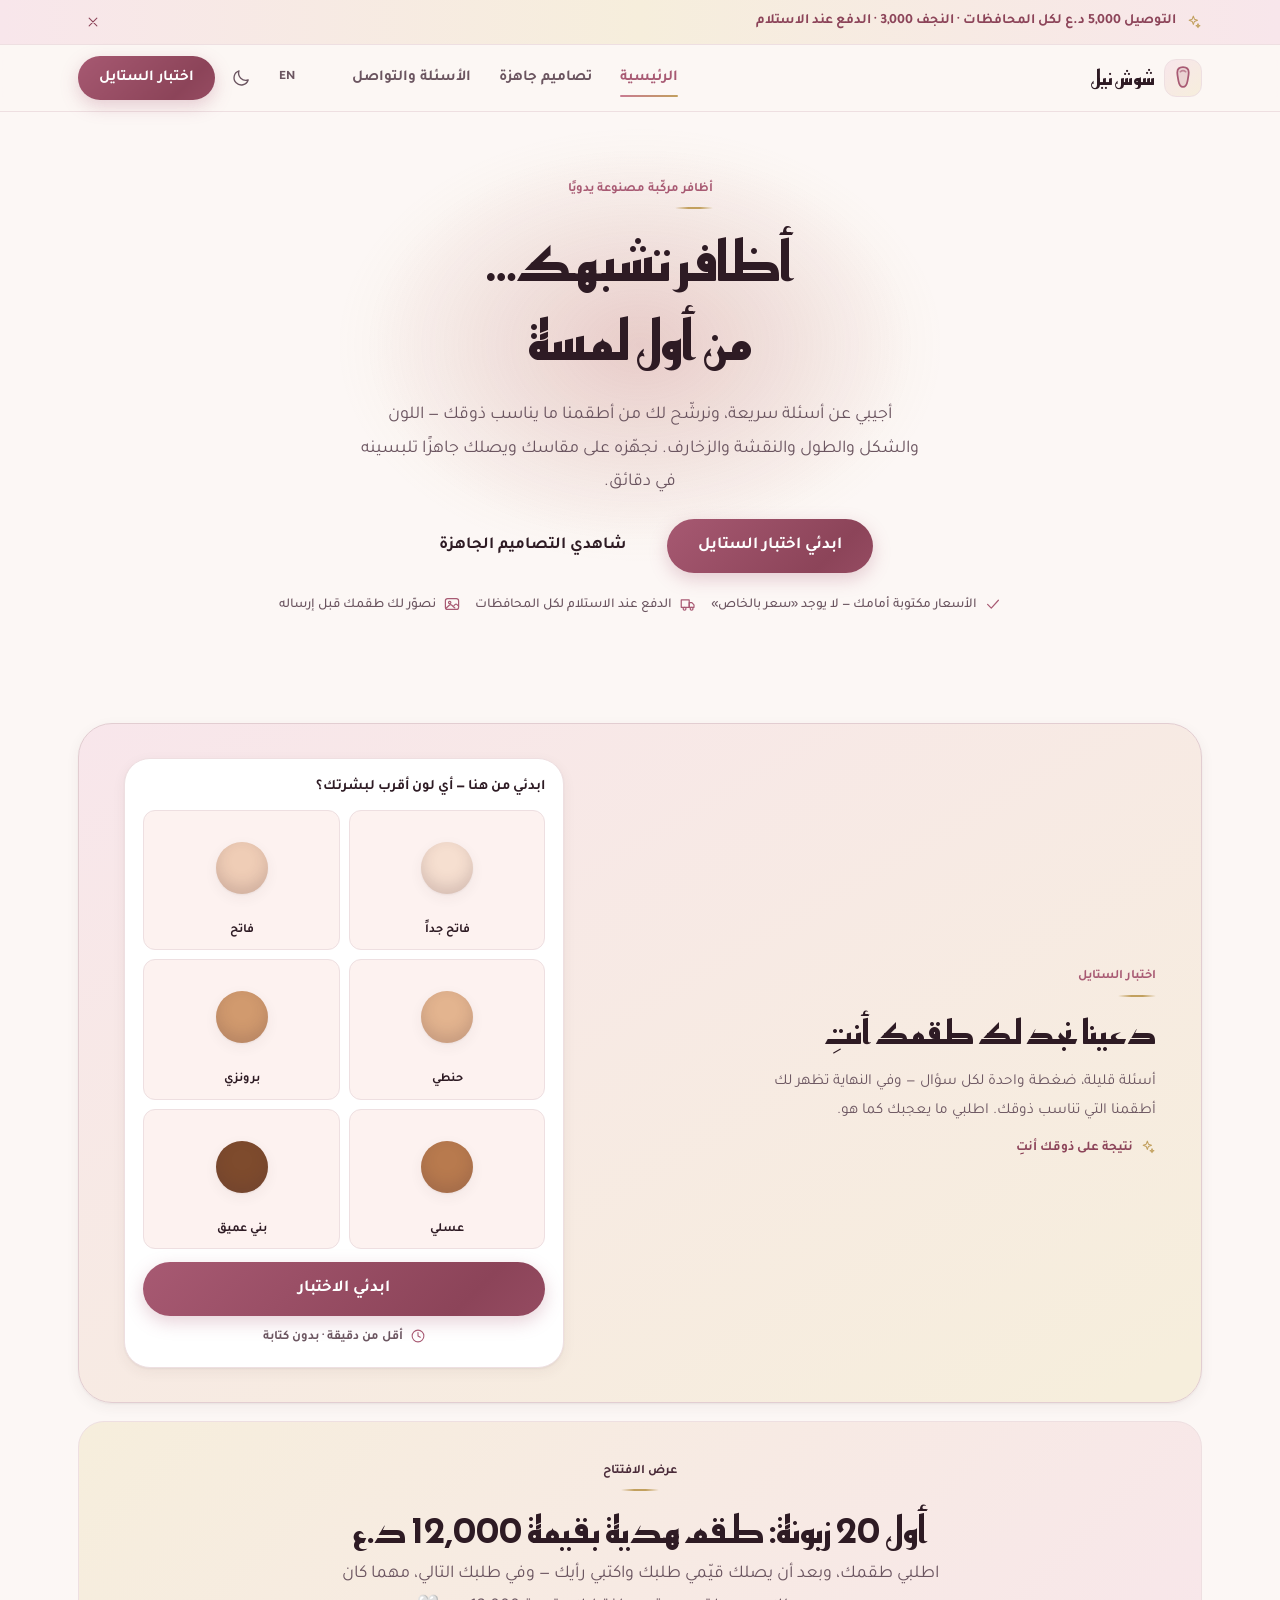
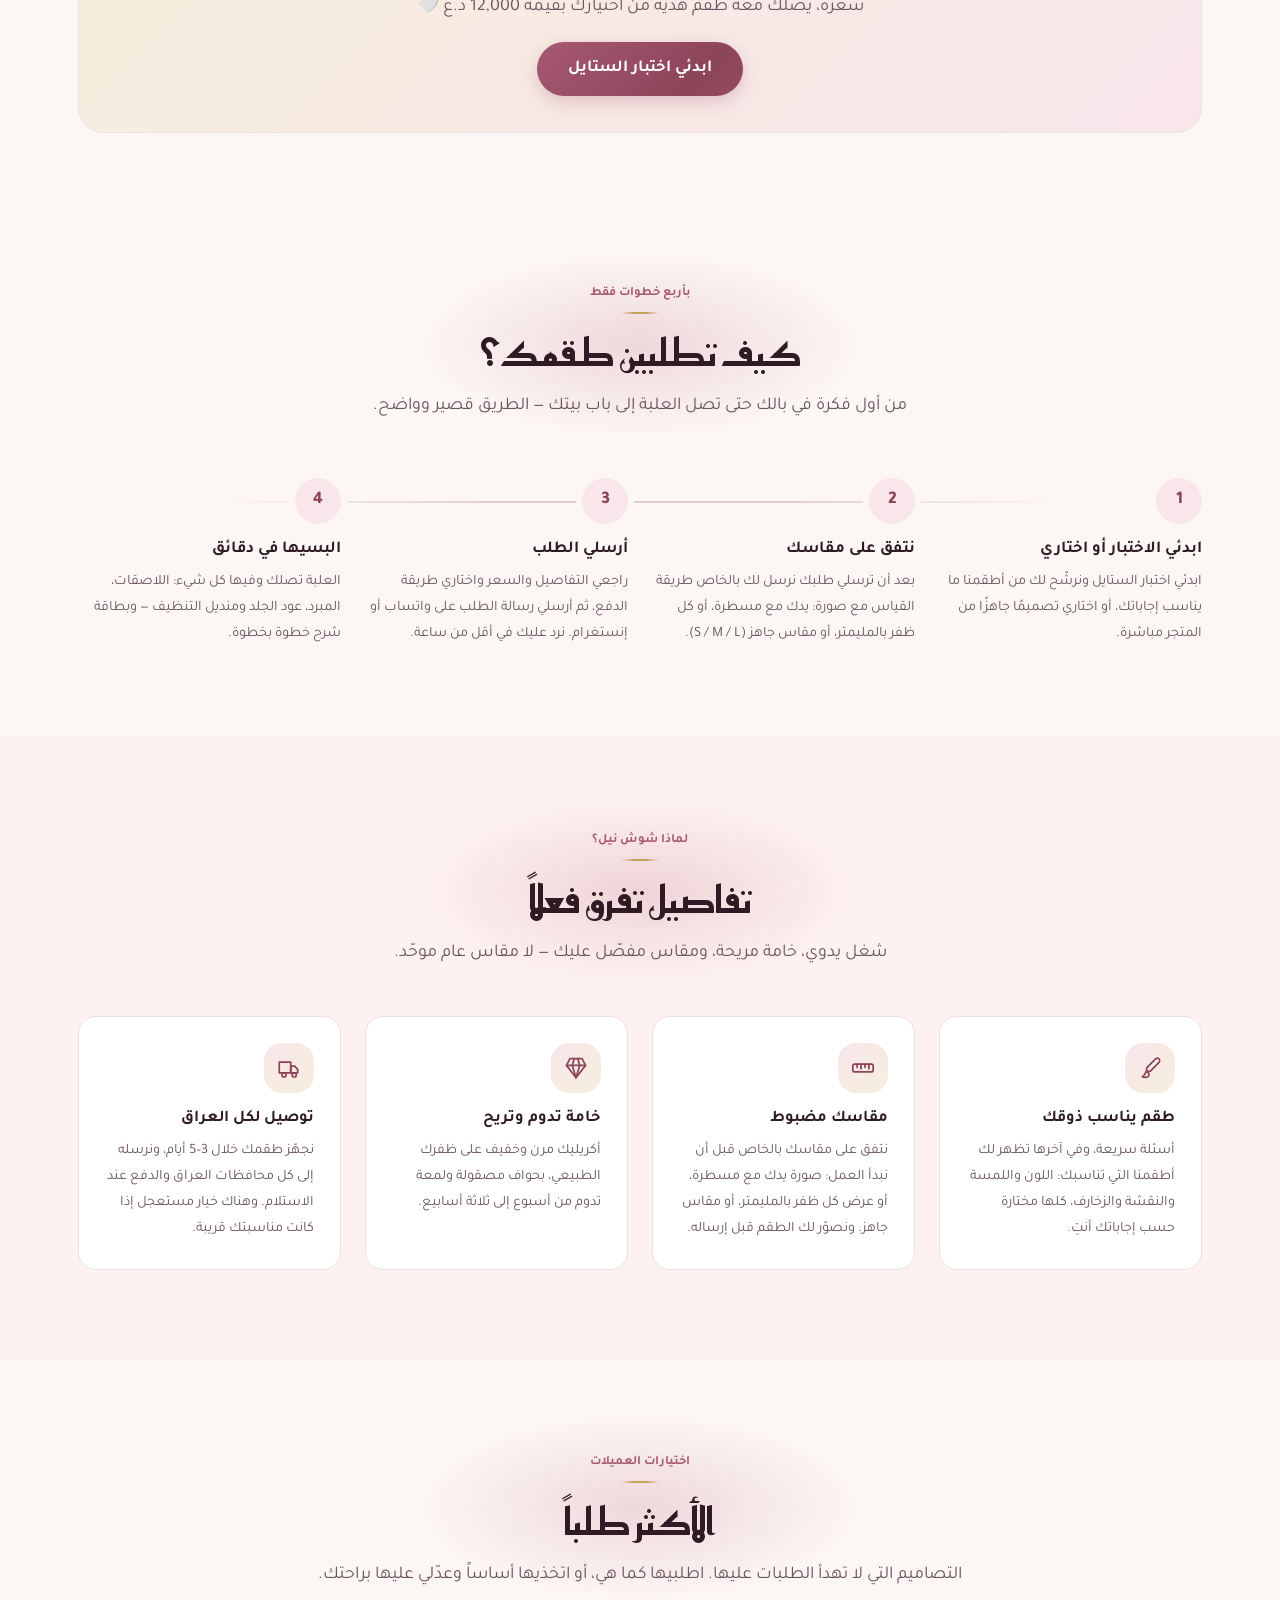
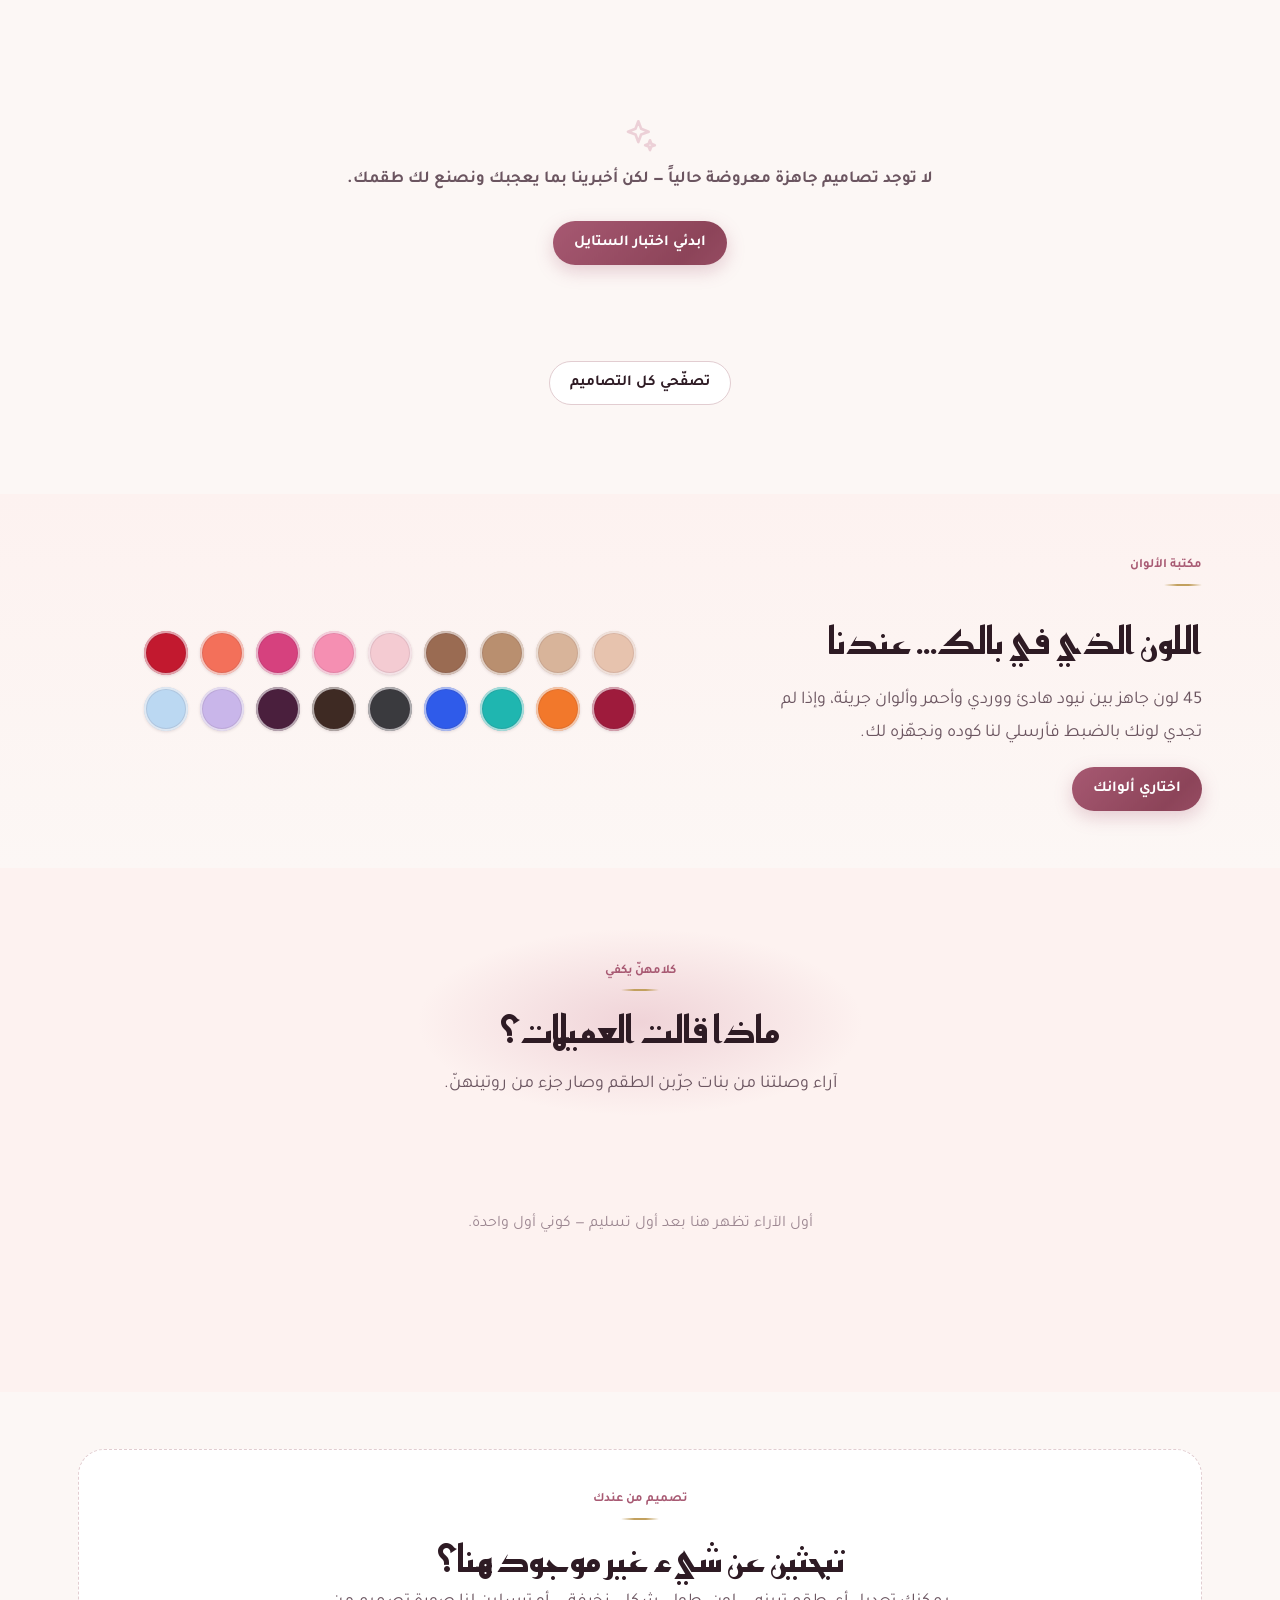
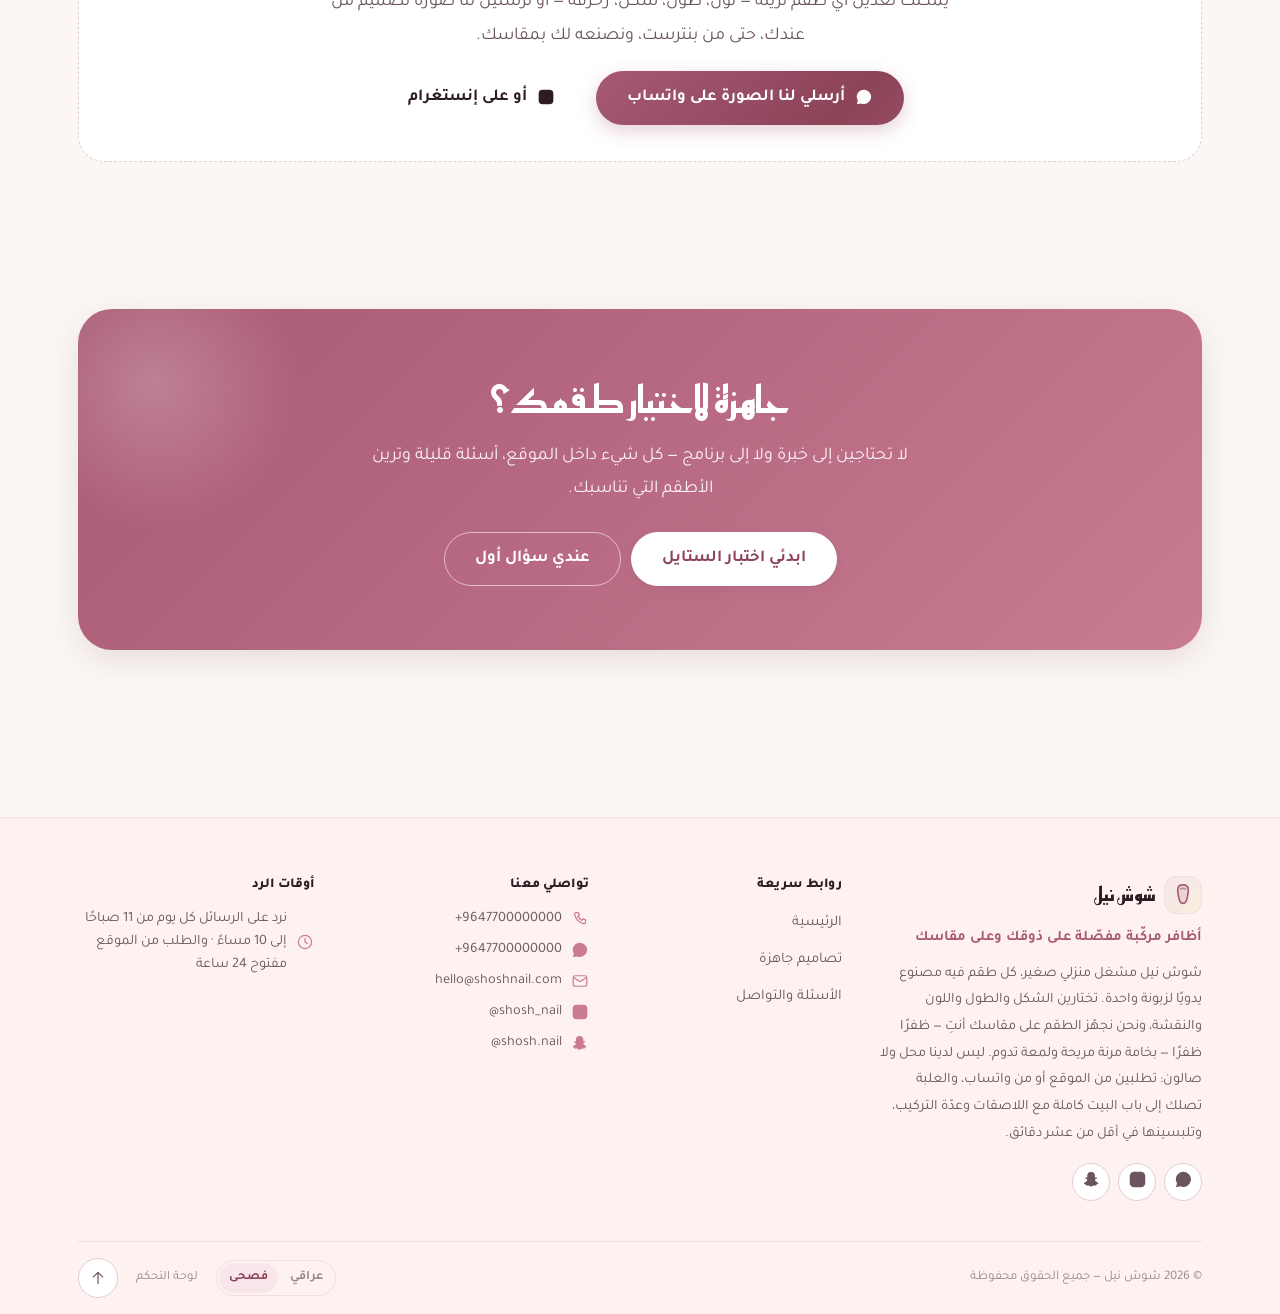
<file: index.html>
<!doctype html>
<html lang="ar" dir="rtl" data-theme="light">
<head>
<meta charset="utf-8">
<meta name="viewport" content="width=device-width, initial-scale=1, viewport-fit=cover">
<title>شوش نيل — أظافر مركّبة تُفصّل على ذوقك ومقاسك | Shosh Nail</title>
<meta name="description" content="شوش نيل: سوّي اختبار الستايل ونرشّح لك من أطقمنا اللي تناسب ذوقك — اللون والشكل والطول والنقشة والزخارف — أو اختاري تصميمًا جاهزًا. Take the style quiz and we match you with the Shosh Nail sets that suit your taste.">
<meta name="theme-color" content="#C97B92">
<link rel="icon" href="data:image/svg+xml,%3Csvg%20xmlns='http://www.w3.org/2000/svg'%20viewBox='0%200%2024%2024'%3E%3Cpath%20d='M12%202.6c3.1%200%204.9%201.9%204.9%204.7%200%202.6-.6%204.9-1%207.1-.5%202.8-1%205.3-3.9%205.3s-3.4-2.5-3.9-5.3c-.4-2.2-1-4.5-1-7.1%200-2.8%201.8-4.7%204.9-4.7Z'%20fill='%23C97B92'/%3E%3Cpath%20d='M9.6%206.7c1.3-1.1%203.5-1.1%204.8%200'%20stroke='%23FCF7F5'%20stroke-width='1.2'%20stroke-linecap='round'%20fill='none'/%3E%3C/svg%3E">
<link rel="preconnect" href="https://fonts.googleapis.com">
<link rel="preconnect" href="https://fonts.gstatic.com" crossorigin>
<!-- The font sheet is loaded WITHOUT blocking the paint. Measured: when
     fonts.googleapis.com is slow or unreachable the blocking version left
     the page blank for 12.7s; this way it paints in 0.25s with the system
     font and swaps when the sheet lands. -->
<link rel="stylesheet" href="https://fonts.googleapis.com/css2?family=Tajawal:wght@400;500;700;800&family=Reem+Kufi:wght@400;500;600;700&family=Cormorant+Garamond:ital,wght@0,500;0,600;1,500&display=swap" media="print" onload="this.media='all';this.onload=null">
<noscript><link rel="stylesheet" href="https://fonts.googleapis.com/css2?family=Tajawal:wght@400;500;700;800&family=Reem+Kufi:wght@400;500;600;700&family=Cormorant+Garamond:ital,wght@0,500;0,600;1,500&display=swap"></noscript>
<link rel="stylesheet" href="assets/css/base.css">

<style>
/* ---------------------------------------------------------------------
   Home-only layout. Every rule is prefixed .home-* and uses ONLY the
   tokens published in SPEC section 14, so it never collides with any
   other page and stays correct in both themes and both directions.
   Logical properties throughout — one rule serves RTL and LTR.
   --------------------------------------------------------------------- */

/* a class rule beats the UA sheet, so [hidden] needs saying out loud */
[hidden]{ display:none !important; }

/* ── reveal-on-scroll ─────────────────────────────────────────────────
   The class is added by home.js only when IntersectionObserver exists and
   the visitor has not asked for reduced motion, so content is never left
   invisible when JS or IO is unavailable. */
.home-rv{
  opacity:0;
  transform:translateY(18px);
  transition:opacity .24s var(--ease), transform .24s var(--ease);
  will-change:opacity, transform;
}
.home-rv.is-in{ opacity:1; transform:none; }
@media (prefers-reduced-motion:reduce){
  .home-rv,.home-rv.is-in{ opacity:1 !important; transform:none !important; }
}

/* ── hero ────────────────────────────────────────────────────────────── */
.home-hero{
  padding-block:clamp(28px,5vw,64px) clamp(44px,7vw,88px);
  overflow:hidden;
}
/* One column: this version carries no hero image, so the headline and the
   copy simply stack and the text keeps the full width at every size. */
.home-hero-in{
  display:grid;
  grid-template-columns:minmax(0,1fr);
  gap:clamp(18px,3.6vw,26px);
  align-items:center;
}
/* On a wide screen a start-aligned hero with no picture beside it leaves half
   the viewport empty, so the whole block centres instead and reads as a
   deliberate opening rather than as a layout with something missing. */
@media (min-width:900px){
  .home-hero-in{ row-gap:18px; justify-items:center; text-align:center; }
  .home-hero-head .eyebrow{ align-items:center; justify-content:center; }
  .home-hero-head .h1{ max-inline-size:22ch; margin-inline:auto; }
  .home-hero-copy .lead{ margin-inline:auto; }
  .home-hero-btns{ justify-content:center; }
  .home-notes{ justify-content:center; }
}
.home-hero-head > * + *{ margin-block-start:14px; }
.home-hero-copy > * + *{ margin-block-start:16px; }
.home-hero-head .eyebrow{ align-items:start; margin-block-end:0; }
.home-hero-head .h1{ max-inline-size:15ch; }
.home-hero-copy .lead{ max-inline-size:56ch; }
.home-hero-btns{ margin-block-start:20px; }
@media (max-width:420px){
  .home-hero-btns{ flex-direction:column; align-items:stretch; }
  .home-hero-btns > .btn{ inline-size:100%; }
}

.home-notes{
  display:flex;
  flex-wrap:wrap;
  gap:8px 14px;
  margin-block-start:22px;
  list-style:none;
}
.home-note{
  display:inline-flex;
  align-items:center;
  gap:7px;
  color:var(--ink-2);
  font-size:.85rem;
  font-weight:500;
  line-height:1.6;
}
.home-note .ico{ color:var(--rose-2); }

/* ── stats strip ─────────────────────────────────────────────────────── */
.home-statsec{ padding-block:0; }

/* ── the launch offer ─────────────────────────────────────────────── */
.home-foundsec{ padding-block-start:0; }
.home-founding{
  text-align:center;
  padding:clamp(22px,4vw,36px) clamp(18px,4vw,40px);
  border-radius:var(--r-lg);
  background:linear-gradient(135deg,var(--gold-soft),var(--rose-soft));
  border:1px solid var(--line);
}
.home-founding .eyebrow{ color:var(--plum); }
.home-founding .lead{ max-inline-size:60ch; margin-inline:auto; }
.home-founding .btns{ justify-content:center; margin-block-start:18px; }

/* ── a design from her own picture ────────────────────────────────── */
.home-yours{
  text-align:center;
  padding:clamp(22px,4vw,36px) clamp(18px,4vw,40px);
  border-radius:var(--r-lg);
  background:var(--bg-2);
  border:1px dashed var(--line-2);
}
.home-yours .lead{ max-inline-size:62ch; margin-inline:auto; }
.home-yours .btns{ justify-content:center; margin-block-start:18px; }
.home-stats{
  /* one equal-width row whatever the owner leaves in the collection */
  display:grid;
  grid-auto-flow:column;
  grid-auto-columns:minmax(0,1fr);
  align-items:center;
  gap:clamp(4px,2vw,18px);
  padding-block:clamp(20px,3vw,30px);
  padding-inline:clamp(8px,2.4vw,26px);
  border:1px solid var(--line);
  border-radius:var(--r-lg);
  background:linear-gradient(160deg,var(--bg-2),var(--bg-4));
  box-shadow:var(--sh-1);
  list-style:none;
}
.home-stat{
  position:relative;
  text-align:center;
  padding-inline:clamp(4px,1.6vw,14px);
  min-inline-size:0;
}
.home-stat + .home-stat::before{
  content:"";
  position:absolute;
  inset-block:14%;
  inset-inline-start:0;
  inline-size:1px;
  background:linear-gradient(180deg,transparent,var(--line-2),transparent);
}
.home-stat-v{
  display:block;
  font-size:clamp(1.55rem,5.4vw,2.7rem);
  font-weight:800;
  line-height:1.15;
  color:var(--rose-3);
  font-variant-numeric:tabular-nums;
  direction:ltr;
  unicode-bidi:isolate;
}
.home-stat-l{
  display:block;
  margin-block-start:6px;
  font-size:clamp(.72rem,2vw,.88rem);
  line-height:1.55;
  color:var(--ink-2);
  text-wrap:balance;
}

/* ── numbered steps ──────────────────────────────────────────────────── */
.home-step{ position:relative; padding-block-start:8px; }
.home-step-n{
  display:inline-grid;
  place-items:center;
  inline-size:46px;
  block-size:46px;
  margin-block-end:14px;
  border-radius:50%;
  background:var(--rose-soft);
  color:var(--rose-3);
  font-size:1.12rem;
  font-weight:800;
  line-height:1;
  font-variant-numeric:tabular-nums;
  box-shadow:0 0 0 6px var(--bg);
}
.home-step-t{ font-size:1.05rem; font-weight:700; line-height:1.5; color:var(--ink); }
.home-step-x{ margin-block-start:8px; font-size:.9rem; line-height:1.8; color:var(--ink-2); }
/* the hairline that threads the four steps together on wide screens */
@media (min-width:1000px){
  .home-steps{ position:relative; }
  .home-steps::before{
    content:"";
    position:absolute;
    inset-inline:12%;
    inset-block-start:31px;
    block-size:2px;
    background:linear-gradient(90deg,transparent,var(--line-2),var(--line-2),transparent);
  }
  .home-step{ z-index:1; }
}

/* ── features ────────────────────────────────────────────────────────── */
.home-feat{ padding:clamp(18px,2.6vw,26px); }
.home-feat-ico{
  display:inline-grid;
  place-items:center;
  inline-size:50px;
  block-size:50px;
  margin-block-end:14px;
  border-radius:var(--r);
  background:linear-gradient(145deg,var(--rose-soft),var(--gold-soft));
  color:var(--rose-3);
}
.home-feat-t{ font-size:1.03rem; font-weight:700; line-height:1.5; color:var(--ink); }
.home-feat-x{ margin-block-start:8px; font-size:.9rem; line-height:1.8; color:var(--ink-2); }

/* ── design cards (markup shared with the shop) ──────────────────────── */
.home-card-btns{ margin-block-start:4px; flex-wrap:nowrap; }
.home-card-btns > .btn{ flex:1 1 0; min-inline-size:0; padding-inline:10px; }
.home-card-btns > .btn-ghost{ border-color:var(--line-2); }
.home-card-btns > .btn-ghost:hover{ border-color:var(--rose); color:var(--rose-3); }

/* ── colour teaser ───────────────────────────────────────────────────── */
.home-colors-in{
  display:grid;
  grid-template-columns:minmax(0,1fr);
  gap:clamp(20px,3vw,40px);
  align-items:center;
}
@media (min-width:860px){
  .home-colors-in{ grid-template-columns:minmax(0,.85fr) minmax(0,1.15fr); }
}
.home-colors-copy .eyebrow{ align-items:start; }
.home-sw-wrap{
  display:flex;
  flex-wrap:wrap;
  gap:clamp(8px,1.4vw,12px);
  justify-content:center;
  /* caps the strip at nine per row so 18 shades read as two even bands */
  max-inline-size:508px;
  margin-inline:auto;
}
.home-sw{
  cursor:default;
  inline-size:clamp(30px,6.4vw,44px);
  block-size:clamp(30px,6.4vw,44px);
}
.home-sw:hover{ transform:none; }

/* ── testimonials ────────────────────────────────────────────────────── */
.home-quote{ padding:clamp(18px,2.6vw,26px); }
.home-quote-x{
  margin-block-start:12px;
  font-size:.95rem;
  line-height:1.9;
  color:var(--ink-2);
}
.home-quote-w{
  display:flex;
  align-items:center;
  gap:10px;
  margin-block-start:16px;
  padding-block-start:14px;
  border-block-start:1px solid var(--line);
}
.home-quote-av{
  display:grid;
  place-items:center;
  flex:0 0 auto;
  inline-size:38px;
  block-size:38px;
  border-radius:50%;
  background:var(--rose-soft);
  color:var(--rose-3);
  font-weight:800;
  font-size:.95rem;
  line-height:1;
}
.home-quote-n{ font-weight:700; color:var(--ink); font-size:.92rem; }

/* ── closing CTA band ────────────────────────────────────────────────── */
.home-band{
  position:relative;
  overflow:hidden;
  padding:clamp(30px,5.4vw,64px) clamp(20px,4vw,52px);
  border-radius:var(--r-xl);
  background:linear-gradient(135deg,var(--rose-2),var(--rose));
  color:var(--on-rose);
  text-align:center;
  box-shadow:var(--sh-2);
}
.home-band::before{
  content:"";
  position:absolute;
  inset-block-start:-40%;
  inset-inline-end:-12%;
  inline-size:min(420px,72%);
  aspect-ratio:1/1;
  border-radius:50%;
  background:radial-gradient(closest-side,rgba(255,255,255,.22),transparent 70%);
  pointer-events:none;
}
.home-band > *{ position:relative; z-index:1; }
.home-band .h2,.home-band .lead{ color:var(--on-rose); }
.home-band .lead{
  max-inline-size:56ch;
  margin-inline:auto;
  margin-block-start:12px;
  opacity:.92;
}
.home-band .btns{ justify-content:center; margin-block-start:26px; }
.home-band .btn-pri{
  background:var(--bg-2);
  background-image:none;
  color:var(--rose-3);
  box-shadow:var(--sh-1);
}
.home-band .btn-pri:hover{ background:var(--bg-2); color:var(--rose-3); }
.home-band .btn-ghost{
  color:var(--on-rose);
  border:1px solid rgba(255,255,255,.55);
  background:transparent;
}
.home-band .btn-ghost:hover{ background:rgba(255,255,255,.14); color:var(--on-rose); }

/* ── the style quiz: the second front door ───────────────────────────────
   She arrives from an Instagram link, so this is not a link in a list: the
   first question is already on the page, in real nails, and tapping one both
   answers it and opens the quiz on question two. */
.home-quizsec{ padding-block:clamp(6px,1.6vw,18px); }
.home-quiz{
  display:grid;
  grid-template-columns:minmax(0,1fr);
  gap:clamp(18px,3vw,34px);
  align-items:center;
  padding:clamp(20px,3.4vw,34px);
  border:1px solid var(--line-2);
  border-radius:var(--r-xl);
  background:linear-gradient(150deg,var(--rose-soft),var(--gold-soft) 96%);
  box-shadow:var(--sh-1);
}
@media (min-width:860px){
  /* the pair is centred as a pair: a 1fr copy column would leave a canyon of
     empty ground between the paragraph and the panel */
  .home-quiz{
    grid-template-columns:minmax(0,540px) minmax(0,440px);
    justify-content:center;
    column-gap:clamp(26px,4vw,56px);
    align-items:center;
  }
}
.home-quiz-copy > * + *{ margin-block-start:12px; }
.home-quiz-copy .eyebrow{ align-items:start; margin-block-end:0; }
.home-quiz-copy .h2{ font-size:clamp(1.35rem,3.4vw,2.05rem); }
.home-quiz-copy .lead{ font-size:.96rem; max-inline-size:52ch; }
.home-quiz-proof{
  display:inline-flex;
  align-items:center;
  gap:7px;
  font-size:.84rem;
  font-weight:700;
  color:var(--rose-3);
}
.home-quiz-proof .ico{ color:var(--gold); }

/* the first question, live on the page */
.home-quiz-start{
  display:flex;
  flex-direction:column;
  gap:11px;
  min-inline-size:0;
  padding:clamp(13px,2.6vw,18px);
  border:1px solid var(--line);
  border-radius:var(--r-lg);
  background:var(--bg-2);
  box-shadow:var(--sh-1);
}
.home-quiz-tease{ font-size:.9rem; font-weight:700; line-height:1.5; color:var(--ink); }
.home-quiz-tiles{ display:grid; grid-template-columns:repeat(2,minmax(0,1fr)); gap:9px; }
.home-qtile{
  --sn-ring-r:var(--r-sm);
  display:flex;
  flex-direction:column;
  align-items:center;
  justify-content:flex-start;
  gap:6px;
  min-inline-size:0;
  padding:9px 6px 10px;
  border:1px solid var(--line);
  border-radius:var(--r-sm);
  background:var(--bg-4);
  color:var(--ink);
  font:inherit;
  text-align:center;
  cursor:pointer;
  transition:border-color var(--dur-2) var(--ease), background-color var(--dur-2) var(--ease);
}
.home-qtile:hover{ border-color:var(--rose); background:var(--bg-2); }
.home-qtile-art{
  display:grid;
  place-items:center;
  inline-size:100%;
  block-size:clamp(58px,15vw,74px);
}
@media (min-width:860px){ .home-qtile-art{ block-size:96px; } }
/* The teaser reuses the quiz's own tile artwork, and .quiz-art carries its own
   taller height — dropped into the smaller home tile it spilled over the label
   underneath it, so the skin name sat on the swatch. Let it fill the box it is
   given instead, and leave the swatch room to breathe inside it. */
.home-qtile-art > .quiz-art{ block-size:100%; }
.home-qtile-art .quiz-skin{
  inline-size:clamp(40px,11vw,52px);
  block-size:clamp(40px,11vw,52px);
}
/* SN.Nail sizes its own <svg> with a style attribute, so the box it has to
   live inside has to say so louder */
.home-qtile-art > svg,
.quiz-art > svg,
.quiz-recipe-art > svg{
  inline-size:auto !important;
  max-inline-size:100% !important;
  block-size:100% !important;
}
.home-qtile-t{ font-size:.78rem; font-weight:700; line-height:1.4; }
.home-quiz-btns{ margin-block-start:2px; align-items:center; gap:9px 14px; }
.home-quiz-btns > .btn{ flex:1 1 auto; justify-content:center; }
.home-quiz-note{
  display:inline-flex;
  align-items:center;
  gap:7px;
  inline-size:100%;
  justify-content:center;
  font-size:.8rem;
  font-weight:600;
  color:var(--ink-2);
}
.home-quiz-note .ico{ color:var(--rose-2); }

/* ── most ordered: a shop window on a phone, a grid on a desktop ─────── */
.home-proof{
  display:flex;
  flex-wrap:wrap;
  justify-content:center;
  gap:8px;
  margin-block-start:14px;
}
.home-top-rail{
  display:flex;
  gap:14px;
  scroll-snap-type:x mandatory;
  scroll-padding-inline:2px;
  padding-inline:2px;
  padding-block-end:6px;
  margin-inline:-2px;
}
.home-top-rail > *{ flex:0 0 min(78%,286px); scroll-snap-align:center; }
@media (min-width:700px){
  .home-top-rail{
    display:grid;
    grid-template-columns:repeat(2,minmax(0,1fr));
    gap:clamp(14px,2.2vw,24px);
    overflow:visible;
  }
  .home-top-rail > *{ flex:none; }
}
@media (min-width:1000px){
  .home-top-rail{ grid-template-columns:repeat(4,minmax(0,1fr)); }
}
@media (prefers-reduced-motion:reduce){
  .home-top-rail{ scroll-snap-type:none; }
}

/* ═════════════════════════════════════════════════════════════════════
   THE STYLE QUIZ (markup from SN.Quiz — assets/js/quiz.js)
   Lives in an SN.UI.modal, so the shell owns focus, ESC and the backdrop
   and only the inside of the dialog is styled here.
   ═════════════════════════════════════════════════════════════════════ */
.quiz-modal{ max-inline-size:840px; }
.quiz{
  display:flex;
  flex-direction:column;
  gap:clamp(12px,2.4vw,18px);
  /* one steady frame: short questions do not make the dialog shrink and
     jump under her thumb between taps */
  min-block-size:min(54vh,400px);
}

/* the progress row: back · dots · a pad that matches the back button, so the
   dots stay dead centre whichever way the page reads */
.quiz-top{
  display:grid;
  grid-template-columns:1fr auto 1fr;
  align-items:center;
  gap:10px;
}
.quiz-back{ justify-self:start; padding-inline:10px 12px; }
.quiz-back.is-hidden{ visibility:hidden; pointer-events:none; }
/* base.css already mirrors .ico-chevron in RTL so it points "forward";
   "back" is the other way in both scripts, hence one unscoped flip. */
.quiz-back-ico{ display:inline-flex; transform:scaleX(-1); }
.quiz-dots{ display:flex; align-items:center; gap:7px; }
.quiz-dot{
  inline-size:8px;
  block-size:8px;
  border-radius:50%;
  background:var(--line-2);
  transition:background-color var(--dur-2) var(--ease), transform var(--dur-2) var(--ease-pop);
}
.quiz-dot.is-done{ background:var(--rose); }
.quiz-dot.is-on{ background:var(--rose-2); transform:scale(1.5); }

/* a question */
.quiz-screen{ display:flex; flex-direction:column; gap:9px; flex:1 1 auto; min-inline-size:0; }
.quiz-eyebrow{ margin-block-end:0; }
.quiz-q{
  font-size:clamp(1.18rem,4.2vw,1.62rem);
  font-weight:700;
  line-height:1.45;
  color:var(--ink);
}
.quiz-hint{ font-size:.88rem; line-height:1.75; color:var(--ink-2); max-inline-size:54ch; }
.quiz-opts{ display:grid; gap:clamp(9px,2vw,14px); margin-block-start:6px; }
.quiz-cols-2{ grid-template-columns:repeat(2,minmax(0,1fr)); }
.quiz-cols-3{ grid-template-columns:repeat(3,minmax(0,1fr)); }
@media (min-width:720px){
  .quiz-cols-2{ grid-template-columns:repeat(4,minmax(0,1fr)); }
  .quiz-cols-3{ grid-template-columns:repeat(6,minmax(0,1fr)); }
}
.quiz-opt{
  --sn-ring-r:var(--r);
  display:flex;
  flex-direction:column;
  align-items:center;
  /* top-aligned: a label that wraps to two lines must not shove its picture
     up out of line with the tile beside it */
  justify-content:flex-start;
  gap:9px;
  padding:12px 8px 13px;
  min-inline-size:0;
  border:1px solid var(--line);
  border-radius:var(--r);
  background:var(--bg-2);
  color:var(--ink);
  font:inherit;
  text-align:center;
  cursor:pointer;
  transition:border-color var(--dur-2) var(--ease), background-color var(--dur-2) var(--ease);
}
.quiz-opt:hover{ border-color:var(--rose); }
.quiz-opt[aria-pressed="true"]{ border-color:var(--rose); background:var(--rose-soft); }
.quiz-opt-t{ font-size:.85rem; font-weight:700; line-height:1.45; }
.quiz-art{
  display:grid;
  place-items:center;
  inline-size:100%;
  block-size:clamp(76px,22vw,100px);
}
@media (min-width:720px){ .quiz-art{ block-size:116px; } }
/* one unbroken row: circles that wrap stop reading as a palette */
.quiz-art-strip{
  display:flex;
  flex-wrap:nowrap;
  align-items:center;
  justify-content:center;
  gap:5px;
  padding-inline:2px;
}
.quiz-sw{
  flex:0 0 auto;
  inline-size:clamp(24px,6.6vw,32px);
  block-size:clamp(24px,6.6vw,32px);
  border-radius:50%;
  box-shadow:inset 0 0 0 1px rgba(255,255,255,.5), var(--sh-1);
}
/* the money question has no artwork, so its answer carries the tile */
.quiz-opts-txt .quiz-opt{ min-block-size:0; padding-block:clamp(18px,5vw,26px); }
.quiz-opts-txt .quiz-opt-t{ font-size:clamp(1rem,4vw,1.2rem); font-weight:800; }
.quiz-skin{
  inline-size:clamp(52px,15vw,64px);
  block-size:clamp(52px,15vw,64px);
  border-radius:50%;
  box-shadow:inset 0 -7px 15px rgba(74,43,57,.18), var(--sh-1);
}
/* a list tile can carry the owner's own photo instead of an icon, and a tall
   upload must not push the tile out of shape */
.quiz-art img{
  inline-size:100%;
  block-size:100%;
  object-fit:cover;
  border-radius:var(--r);
  display:block;
}
/* metal «none»: an empty ring rather than a colour */
.quiz-skin-none{ background:transparent; box-shadow:none; border:2px dashed var(--line,#d9c6cc); }
/* the honest note under a closest-sets result, outside the shareable card */
.quiz-closest{ display:grid; justify-items:center; gap:10px; margin-block:14px 4px; text-align:center; }
.quiz-notice{ text-align:center; margin-block-end:10px; }
.quiz-ico{
  display:grid;
  place-items:center;
  inline-size:60px;
  block-size:60px;
  border-radius:var(--r);
  background:linear-gradient(145deg,var(--rose-soft),var(--gold-soft));
  color:var(--rose-3);
}

/* the beat before the reveal */
.quiz-wait{
  align-items:center;
  justify-content:center;
  text-align:center;
  gap:16px;
  padding-block:clamp(26px,8vw,58px);
}
.quiz-wait-fan{ display:flex; align-items:flex-end; gap:10px; }
.quiz-wait-n{ inline-size:32px; block-size:50px; border-radius:16px 16px 9px 9px; }
.quiz-wait-n:nth-child(2){ block-size:64px; }
.quiz-wait-t{ font-size:1.12rem; font-weight:700; color:var(--ink); }

/* the reveal */
.quiz-done{ position:relative; align-items:center; text-align:center; gap:8px; }
.quiz-done > *{ position:relative; z-index:1; }
.quiz-done > .sn-burst{ z-index:0; --sn-burst-y:38%; }
.quiz-name{
  font-size:clamp(1.5rem,5.6vw,2.2rem);
  font-weight:700;
  line-height:1.3;
  color:var(--rose-3);
}
.quiz-hero{
  inline-size:100%;
  max-inline-size:min(460px,100%);
  margin-inline:auto;
  margin-block:6px 8px;
}
/* the five plates on their card: one svg, the plates laid out inside it on a
   single baseline so the different lengths show along the top */
/* a real set is shown as the owner's own photograph in the same box */
.quiz-photo{
  border-radius:var(--r-lg);
  overflow:hidden;
  aspect-ratio:4/3;
}
.quiz-set{
  display:block;
  inline-size:100%;
  block-size:auto;
  margin-block:4px;
  filter:drop-shadow(0 10px 16px rgba(74,43,57,.18));
}
.quiz-hero > svg{
  inline-size:100%;
  block-size:auto;
  filter:drop-shadow(0 16px 26px rgba(74,43,57,.15));
}
.quiz-blurb{ text-align:center; margin-inline:auto; }
.quiz-picks{ display:flex; flex-wrap:wrap; justify-content:center; gap:6px; margin-block-start:2px; }
.quiz-after{
  margin-block-start:6px;
  text-align:center;
  font-size:.84rem;
  font-weight:600;
  line-height:1.7;
  color:var(--ink-2);
  max-inline-size:44ch;
  margin-inline:auto;
}
.quiz-price{ font-size:1.3rem; font-weight:800; color:var(--rose-3); margin-block-start:4px; }
.quiz-actions{ justify-content:center; inline-size:100%; margin-block-start:8px; }
.quiz-actions > *{ flex:1 1 210px; justify-content:center; }
.quiz-note{ max-inline-size:48ch; }

/* the three versions of her set — one row of taps above the card */
.quiz-vars{
  display:grid;
  grid-template-columns:repeat(auto-fit,minmax(0,1fr));
  gap:6px;
  inline-size:100%;
  padding:5px;
  border:1px solid var(--line);
  border-radius:var(--r-full);
  background:var(--bg-3);
}
.quiz-var{
  --sn-ring-r:var(--r-full);
  display:flex;
  flex-direction:column;
  align-items:center;
  gap:1px;
  min-inline-size:0;
  padding:8px 6px;
  border:0;
  border-radius:var(--r-full);
  background:transparent;
  color:var(--ink-2);
  font:inherit;
  cursor:pointer;
  transition:background-color var(--dur-2) var(--ease), color var(--dur-2) var(--ease);
}
.quiz-var.is-on{ background:var(--bg-2); color:var(--ink); box-shadow:var(--sh-1); }
.quiz-var-t{ font-size:.76rem; font-weight:700; line-height:1.3; }
.quiz-var-n{
  font-size:.7rem;
  line-height:1.3;
  color:var(--ink-3);
  max-inline-size:100%;
  overflow:hidden;
  text-overflow:ellipsis;
  white-space:nowrap;
}
.quiz-var.is-on .quiz-var-n{ color:var(--rose-2); }

/* the screenshot: everything worth posting sits inside this one frame */
.quiz-card{
  display:flex;
  flex-direction:column;
  align-items:center;
  gap:7px;
  inline-size:100%;
  padding:clamp(14px,3.4vw,22px) clamp(12px,3vw,20px) clamp(12px,2.6vw,18px);
  border:1px solid var(--line);
  border-radius:var(--r-lg);
  background:linear-gradient(168deg,var(--bg-2),var(--bg-4));
  box-shadow:var(--sh-1);
}
.quiz-sub{
  font-size:.8rem;
  font-weight:600;
  letter-spacing:.02em;
  color:var(--ink-3);
}
.quiz-brand{
  display:flex;
  align-items:baseline;
  justify-content:center;
  flex-wrap:wrap;
  gap:4px 10px;
  inline-size:100%;
  margin-block-start:8px;
  padding-block-start:11px;
  border-block-start:1px solid var(--line);
}
.quiz-brand-n{ font-size:.98rem; font-weight:700; color:var(--rose-3); }
.quiz-brand-h{ font-size:.82rem; font-weight:600; color:var(--gold); }

/* her skin, on her set */

/* the set read out nail by nail — the part that makes it orderable */
.quiz-recipe{
  inline-size:100%;
  margin-block-start:6px;
  padding:clamp(12px,2.6vw,16px);
  border:1px solid var(--line);
  border-radius:var(--r);
  background:var(--bg-2);
  text-align:start;
}
.quiz-recipe-t{
  font-size:.92rem;
  font-weight:700;
  color:var(--ink);
  margin-block-end:8px;
}
.quiz-recipe-list{ display:grid; gap:6px; list-style:none; }
@media (min-width:620px){ .quiz-recipe-list{ grid-template-columns:repeat(2,minmax(0,1fr)); gap:6px 16px; } }
.quiz-recipe-row{
  display:flex;
  align-items:center;
  gap:10px;
  min-inline-size:0;
  padding-block:4px;
}
.quiz-recipe-art{
  flex:0 0 auto;
  display:grid;
  place-items:center;
  inline-size:32px;
  block-size:46px;
}
.quiz-recipe-txt{ display:flex; flex-direction:column; min-inline-size:0; }
.quiz-recipe-n{ font-size:.82rem; font-weight:700; color:var(--ink); line-height:1.4; }
.quiz-recipe-x{ font-size:.76rem; color:var(--ink-2); line-height:1.5; }

/* share · save · retake */
.quiz-more{
  justify-content:center;
  flex-wrap:wrap;
  gap:6px 10px;
  inline-size:100%;
  margin-block-start:6px;
}
</style>

<script defer src="assets/js/data.js"></script>
<script defer src="assets/js/content.js"></script>
<script defer src="assets/js/store.js"></script>
<script defer src="assets/js/i18n.js"></script>
<script defer src="assets/js/nail-art.js"></script>
<script defer src="assets/js/nail-gloss.js"></script>
<script defer src="assets/js/nail-render.js"></script>
<script defer src="assets/js/ui.js"></script>
<script defer src="assets/js/checkout.js"></script>
<script defer src="assets/js/home.js"></script>
<script defer src="assets/js/quiz.js"></script>
</head>
<body data-page="home">
  <a class="skip-link" href="#main" data-i18n="a11y.skip"></a>
  <div id="sn-announce"></div>
  <header id="sn-header"></header>

  <main id="main">

    <!-- ═══ 1. hero ═══════════════════════════════════════════════════ -->
    <section class="sec home-hero glow" aria-labelledby="home-hero-t">
      <div class="wrap home-hero-in">
        <div class="home-hero-head">
          <p class="eyebrow" data-i18n="home.eyebrow"></p>
          <h1 class="h1 display" id="home-hero-t"></h1>
        </div>
        <div class="home-hero-copy">
          <p class="lead" id="home-hero-sub"></p>
          <div class="btns home-hero-btns">
            <a class="btn btn-pri btn-lg" href="index.html#quiz" id="home-hero-cta"></a>
            <a class="btn btn-ghost btn-lg" href="shop.html" data-i18n="home.heroCta2"></a>
          </div>
          <ul class="home-notes" id="home-hero-notes"></ul>
        </div>
      </div>
    </section>

    <!-- ═══ 1b. the style quiz — the second front door ════════════════ -->
    <section class="sec-sm home-quizsec" aria-labelledby="home-quiz-t">
      <div class="wrap">
        <div class="home-quiz" id="home-quiz">
          <div class="home-quiz-copy">
            <p class="eyebrow" data-i18n="quiz.cardEyebrow"></p>
            <h2 class="h2 display" id="home-quiz-t" data-i18n="quiz.cardTitle"></h2>
            <p class="lead" data-i18n="quiz.cardText"></p>
            <p class="home-quiz-proof" id="home-quiz-proof"></p>
          </div>
          <!-- question one lives on the page: tapping a tile answers it and
               opens the quiz already on question two -->
          <div class="home-quiz-start">
            <p class="home-quiz-tease" id="home-quiz-tease" data-i18n="quiz.cardTease"></p>
            <div class="home-quiz-tiles" id="home-quiz-tiles"></div>
            <div class="btns home-quiz-btns">
              <!-- a real href, so the quiz is shareable straight from a bio
                   link; home.js intercepts the click to open it in place -->
              <a class="btn btn-pri btn-lg" href="#quiz" id="home-quiz-cta"
                 data-i18n="quiz.cardCta"></a>
            </div>
            <span class="home-quiz-note" id="home-quiz-note"></span>
          </div>
        </div>
      </div>
    </section>

    <!-- ═══ 1c. the launch offer — hidden by the panel once it is over ═ -->
    <section class="sec-sm home-foundsec" aria-labelledby="home-founding-t">
      <div class="wrap">
        <div class="home-founding" id="home-founding"></div>
      </div>
    </section>

    <!-- ═══ 2. stats strip ════════════════════════════════════════════ -->
    <section class="sec-sm home-statsec" aria-labelledby="home-stats-t">
      <h2 class="sr-only" id="home-stats-t" data-i18n="home.statsTitle"></h2>
      <div class="wrap">
        <ul class="home-stats" id="home-stats"></ul>
      </div>
    </section>

    <!-- ═══ 3. how it works ═══════════════════════════════════════════ -->
    <section class="sec" aria-labelledby="home-steps-t">
      <div class="wrap">
        <div class="sec-head">
          <p class="eyebrow" data-i18n="home.stepsEyebrow"></p>
          <h2 class="h2 display" id="home-steps-t" data-i18n="home.stepsTitle"></h2>
          <p class="lead" data-i18n="home.stepsSub"></p>
        </div>
        <ol class="grid-4 home-steps" id="home-steps"></ol>
      </div>
    </section>

    <!-- ═══ 4. features ═══════════════════════════════════════════════ -->
    <section class="sec sec-alt" aria-labelledby="home-feat-t">
      <div class="wrap">
        <div class="sec-head">
          <p class="eyebrow" data-i18n="home.featEyebrow"></p>
          <h2 class="h2 display" id="home-feat-t" data-i18n="home.featTitle"></h2>
          <p class="lead" data-i18n="home.featSub"></p>
        </div>
        <div class="grid-4" id="home-features"></div>
      </div>
    </section>

    <!-- ═══ 5. most ordered ═══════════════════════════════════════════ -->
    <section class="sec" aria-labelledby="home-top-t">
      <div class="wrap">
        <div class="sec-head">
          <p class="eyebrow" data-i18n="home.topEyebrow"></p>
          <h2 class="h2 display" id="home-top-t" data-i18n="home.topTitle"></h2>
          <p class="lead" data-i18n="home.topSub"></p>
          <p class="home-proof" id="home-proof"></p>
        </div>
        <div class="home-top-rail scroll-x" id="home-top"></div>
        <p class="center mt-3">
          <a class="btn btn-line" href="shop.html" data-i18n="home.topAll"></a>
        </p>
      </div>
    </section>

    <!-- ═══ 6. colour teaser ══════════════════════════════════════════ -->
    <section class="sec sec-sm tint" aria-labelledby="home-col-t">
      <div class="wrap home-colors-in">
        <div class="home-colors-copy flow">
          <p class="eyebrow" data-i18n="home.colorsEyebrow"></p>
          <h2 class="h2 display" id="home-col-t" data-i18n="home.colorsTitle"></h2>
          <p class="lead" id="home-colors-sub"></p>
          <p><a class="btn btn-pri" href="index.html#quiz" data-i18n="home.colorsCta"></a></p>
        </div>
        <div class="home-sw-wrap" id="home-colors" aria-hidden="true"></div>
      </div>
    </section>

    <!-- ═══ 7. testimonials ═══════════════════════════════════════════ -->
    <section class="sec sec-alt" aria-labelledby="home-testi-t">
      <div class="wrap">
        <div class="sec-head">
          <p class="eyebrow" data-i18n="home.testiEyebrow"></p>
          <h2 class="h2 display" id="home-testi-t" data-i18n="home.testiTitle"></h2>
          <p class="lead" data-i18n="home.testiSub"></p>
        </div>
        <div class="grid-3" id="home-testimonials"></div>
      </div>
    </section>

    <!-- ═══ 7b. a design from her own picture ═════════════════════════ -->
    <section class="sec-sm" aria-labelledby="home-yours-t">
      <div class="wrap">
        <div class="home-yours" id="home-yours"></div>
      </div>
    </section>

    <!-- ═══ 8. closing CTA band ═══════════════════════════════════════ -->
    <section class="sec" aria-labelledby="home-band-t">
      <div class="wrap">
        <div class="home-band">
          <h2 class="h2 display" id="home-band-t" data-i18n="home.bandTitle"></h2>
          <p class="lead" data-i18n="home.bandText"></p>
          <div class="btns">
            <a class="btn btn-pri btn-lg" href="index.html#quiz" data-i18n="home.bandCta"></a>
            <a class="btn btn-ghost btn-lg" href="faq.html" data-i18n="home.bandCta2"></a>
          </div>
        </div>
      </div>
    </section>

  </main>

  <footer id="sn-footer"></footer>
</body>
</html>
</file>
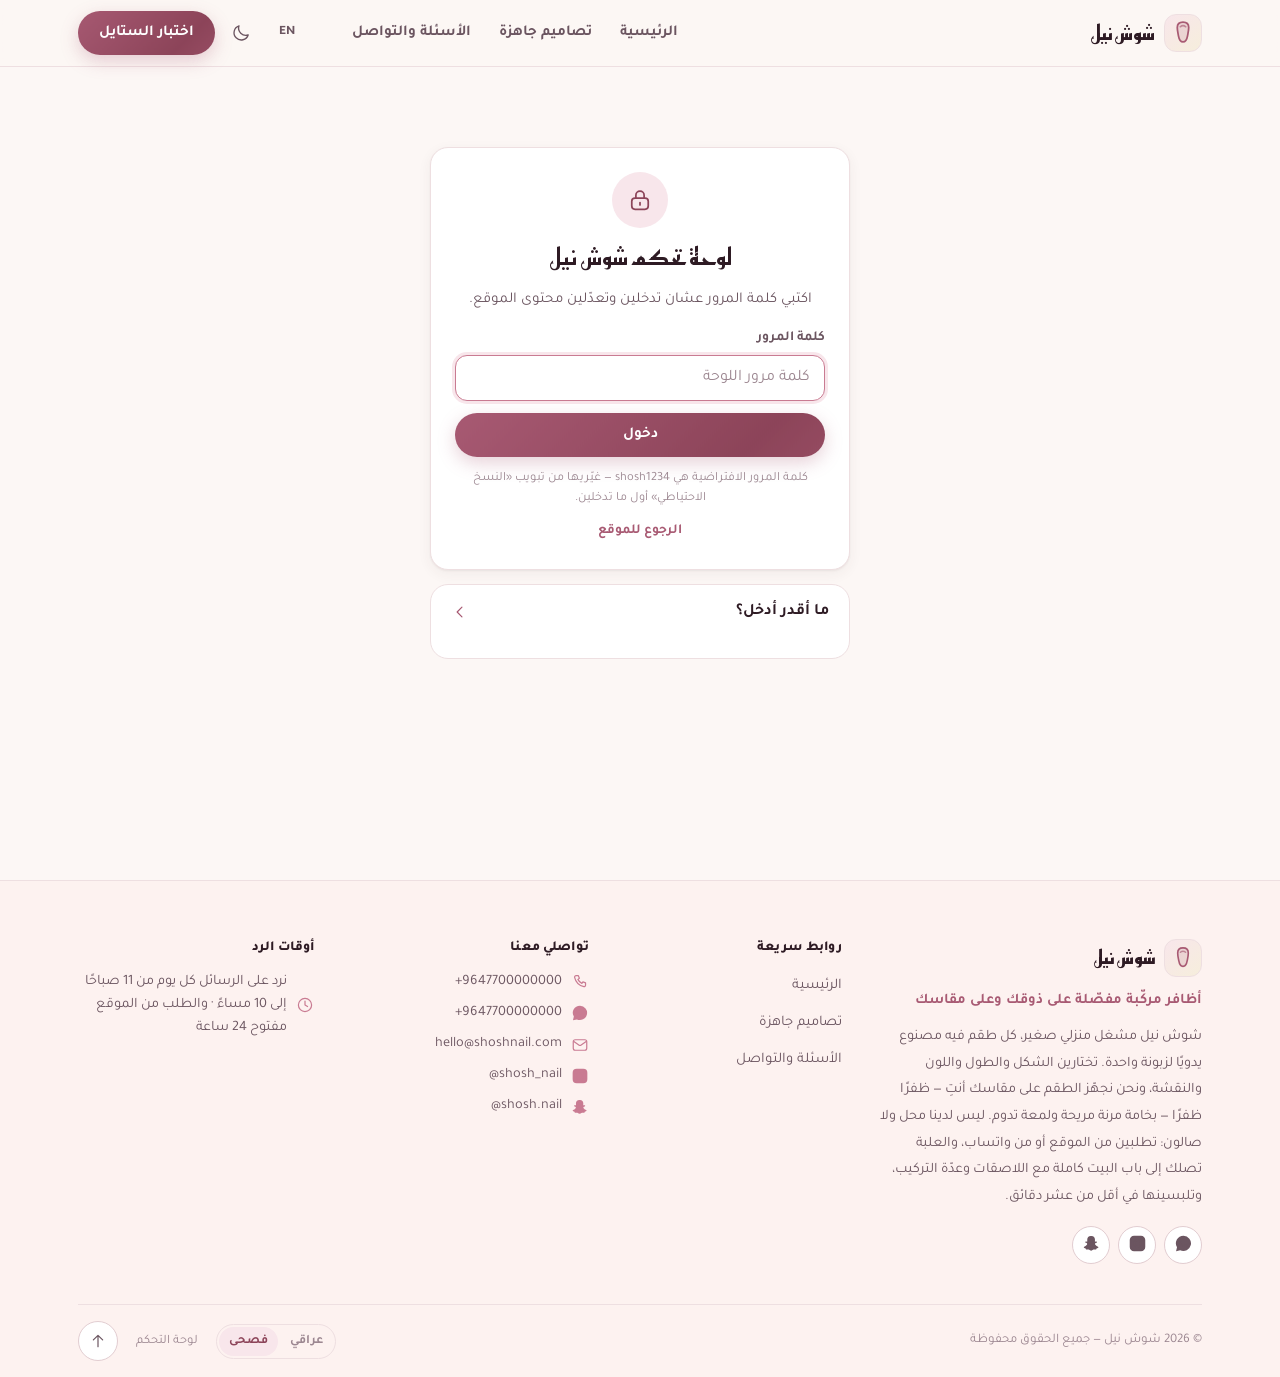
<file: admin.html>
<!doctype html>
<html lang="ar" dir="rtl" data-theme="light">
<head>
<meta charset="utf-8">
<meta name="viewport" content="width=device-width, initial-scale=1, viewport-fit=cover">
<title>لوحة التحكم — شوش نيل | Shosh Nail Admin</title>
<meta name="description" content="لوحة تحكم شوش نيل: تعديل كل محتوى الموقع — الإعدادات والأسعار والألوان والنقشات والزخارف والتصاميم والطلبات والنسخ الاحتياطي. Shosh Nail owner control panel.">
<meta name="theme-color" content="#C97B92">
<meta name="robots" content="noindex, nofollow">
<link rel="icon" href="data:image/svg+xml,%3Csvg%20xmlns='http://www.w3.org/2000/svg'%20viewBox='0%200%2024%2024'%3E%3Cpath%20d='M12%202.6c3.1%200%204.9%201.9%204.9%204.7%200%202.6-.6%204.9-1%207.1-.5%202.8-1%205.3-3.9%205.3s-3.4-2.5-3.9-5.3c-.4-2.2-1-4.5-1-7.1%200-2.8%201.8-4.7%204.9-4.7Z'%20fill='%23C97B92'/%3E%3Cpath%20d='M9.6%206.7c1.3-1.1%203.5-1.1%204.8%200'%20stroke='%23FCF7F5'%20stroke-width='1.2'%20stroke-linecap='round'%20fill='none'/%3E%3C/svg%3E">
<link rel="preconnect" href="https://fonts.googleapis.com">
<link rel="preconnect" href="https://fonts.gstatic.com" crossorigin>
<!-- The font sheet is loaded WITHOUT blocking the paint. Measured: when
     fonts.googleapis.com is slow or unreachable the blocking version left
     the page blank for 12.7s; this way it paints in 0.25s with the system
     font and swaps when the sheet lands. -->
<link rel="stylesheet" href="https://fonts.googleapis.com/css2?family=Tajawal:wght@400;500;700;800&family=Reem+Kufi:wght@400;500;600;700&family=Cormorant+Garamond:ital,wght@0,500;0,600;1,500&display=swap" media="print" onload="this.media='all';this.onload=null">
<noscript><link rel="stylesheet" href="https://fonts.googleapis.com/css2?family=Tajawal:wght@400;500;700;800&family=Reem+Kufi:wght@400;500;600;700&family=Cormorant+Garamond:ital,wght@0,500;0,600;1,500&display=swap"></noscript>
<link rel="stylesheet" href="assets/css/base.css">
<link rel="stylesheet" href="assets/css/admin.css">

<script defer src="assets/js/data.js"></script>
<script defer src="assets/js/content.js"></script>
<script defer src="password.js"></script>
<script defer src="assets/js/store.js"></script>
<script defer src="assets/js/i18n.js"></script>
<script defer src="assets/js/nail-art.js"></script>
<script defer src="assets/js/nail-gloss.js"></script>
<script defer src="assets/js/nail-render.js"></script>
<script defer src="assets/js/ui.js"></script>
<script defer src="assets/js/checkout.js"></script>
<script defer src="assets/js/admin.js"></script>
</head>
<body data-page="admin">
  <a class="skip-link" href="#main" data-i18n="a11y.skip"></a>
  <header id="sn-header"></header>

  <main id="main">
    <div id="adm-root" class="adm-root"></div>

    <noscript>
      <div class="wrap" style="padding-block:48px">
        <p class="lead">لوحة التحكم تحتاج تفعيل الجافاسكربت في المتصفح. — The control panel needs JavaScript enabled.</p>
      </div>
    </noscript>
  </main>

  <footer id="sn-footer"></footer>
</body>
</html>
</file>
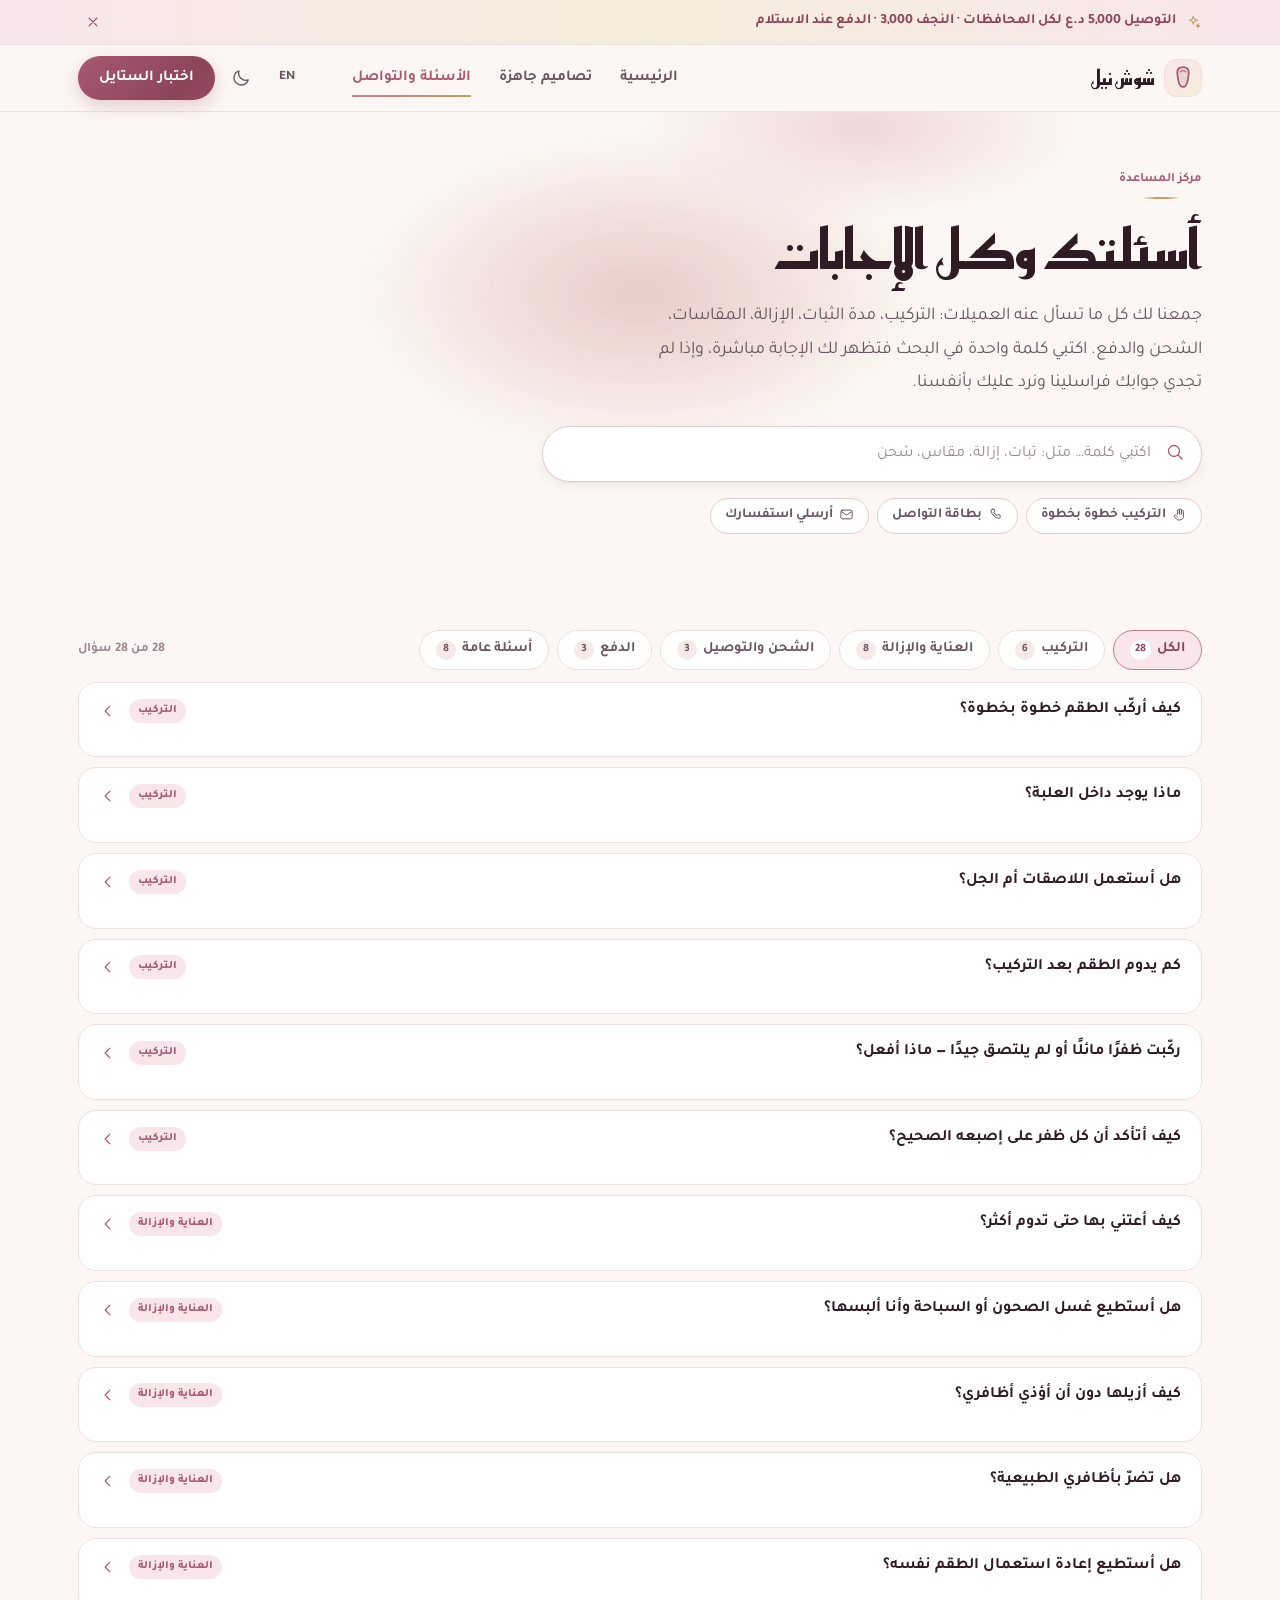
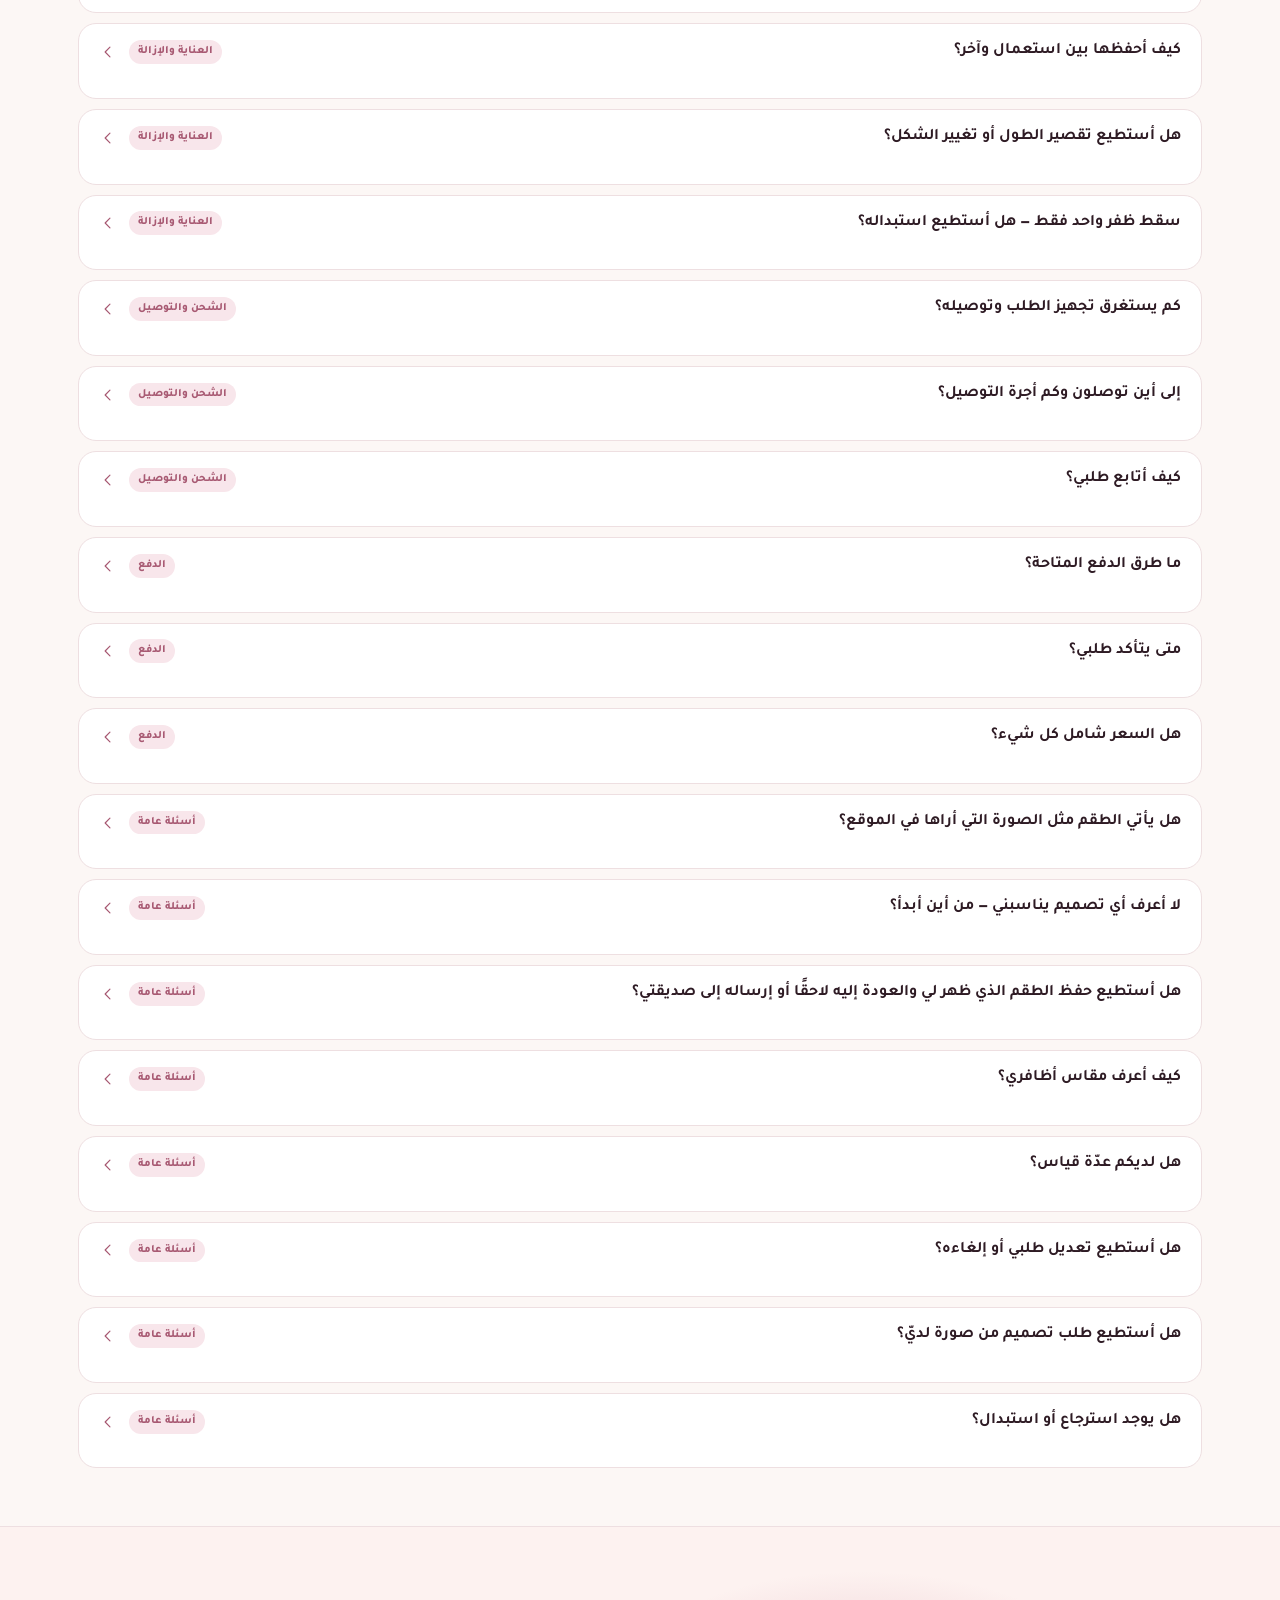
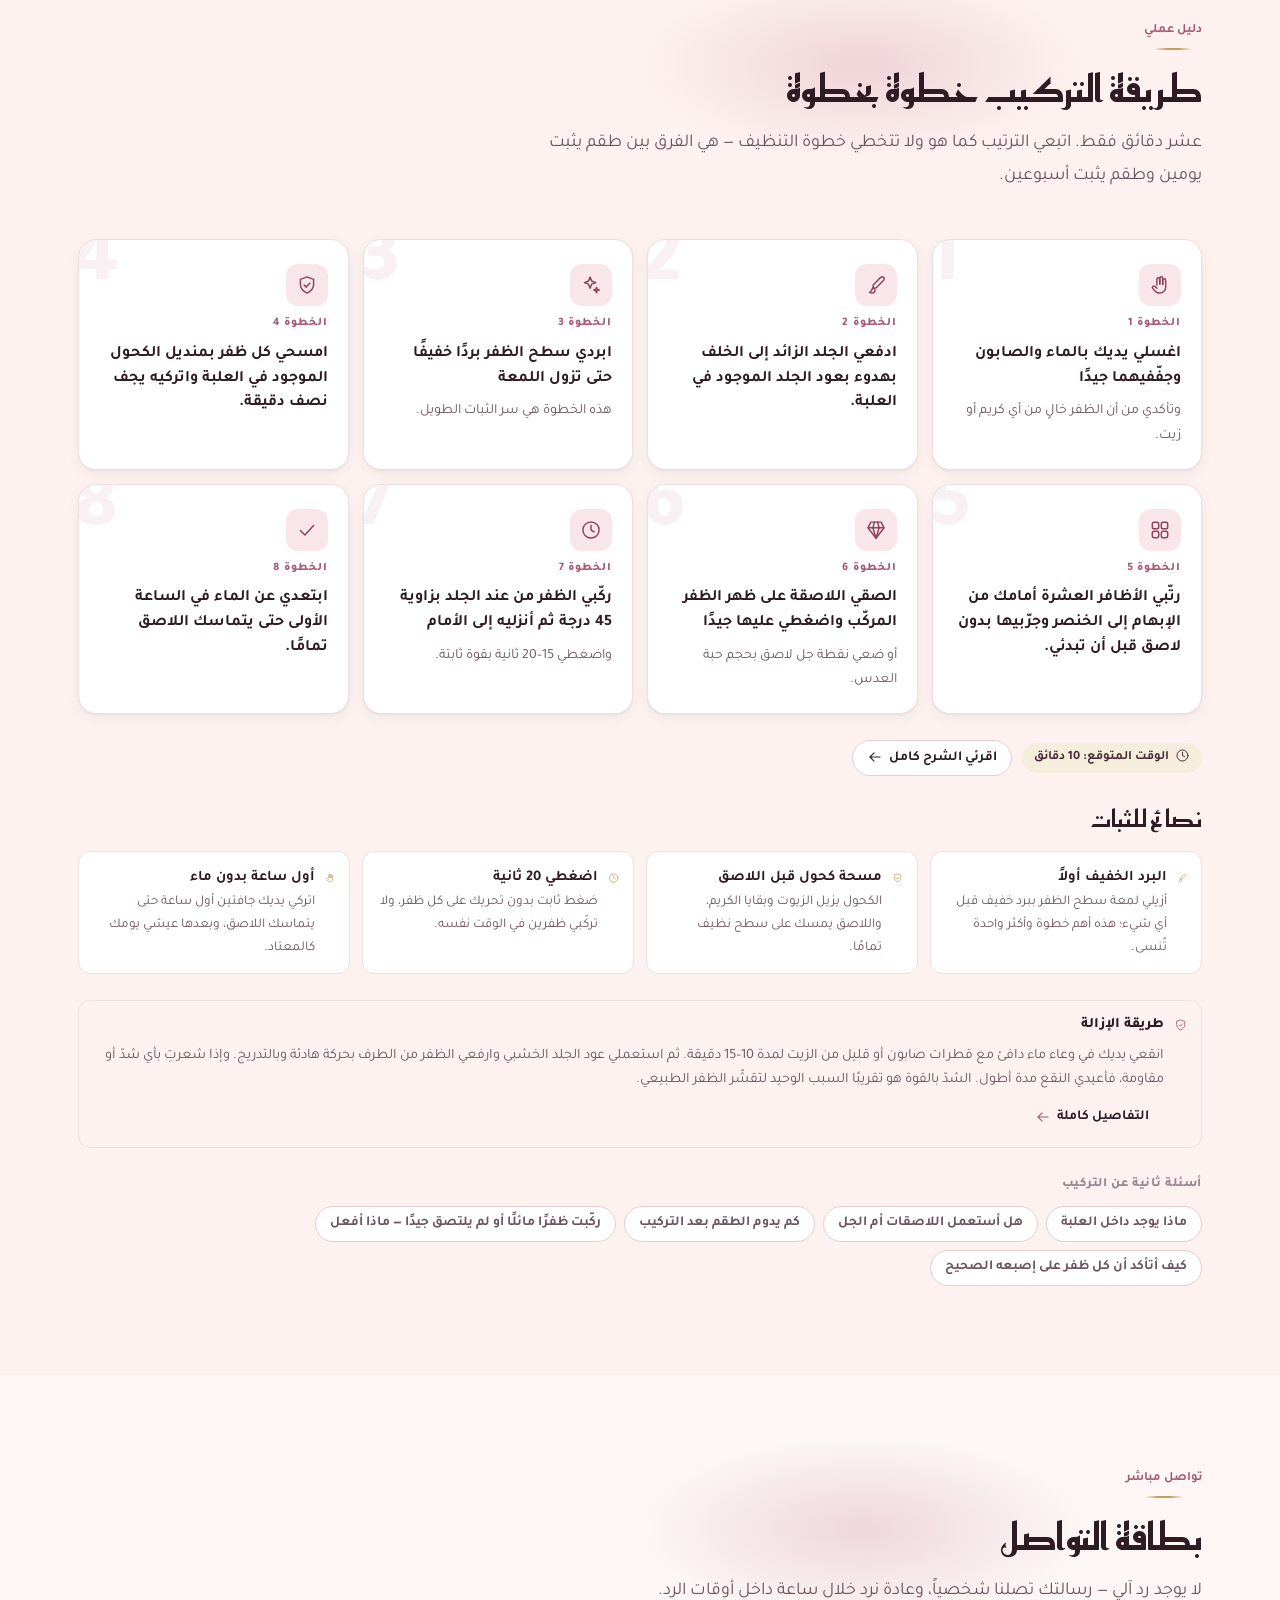
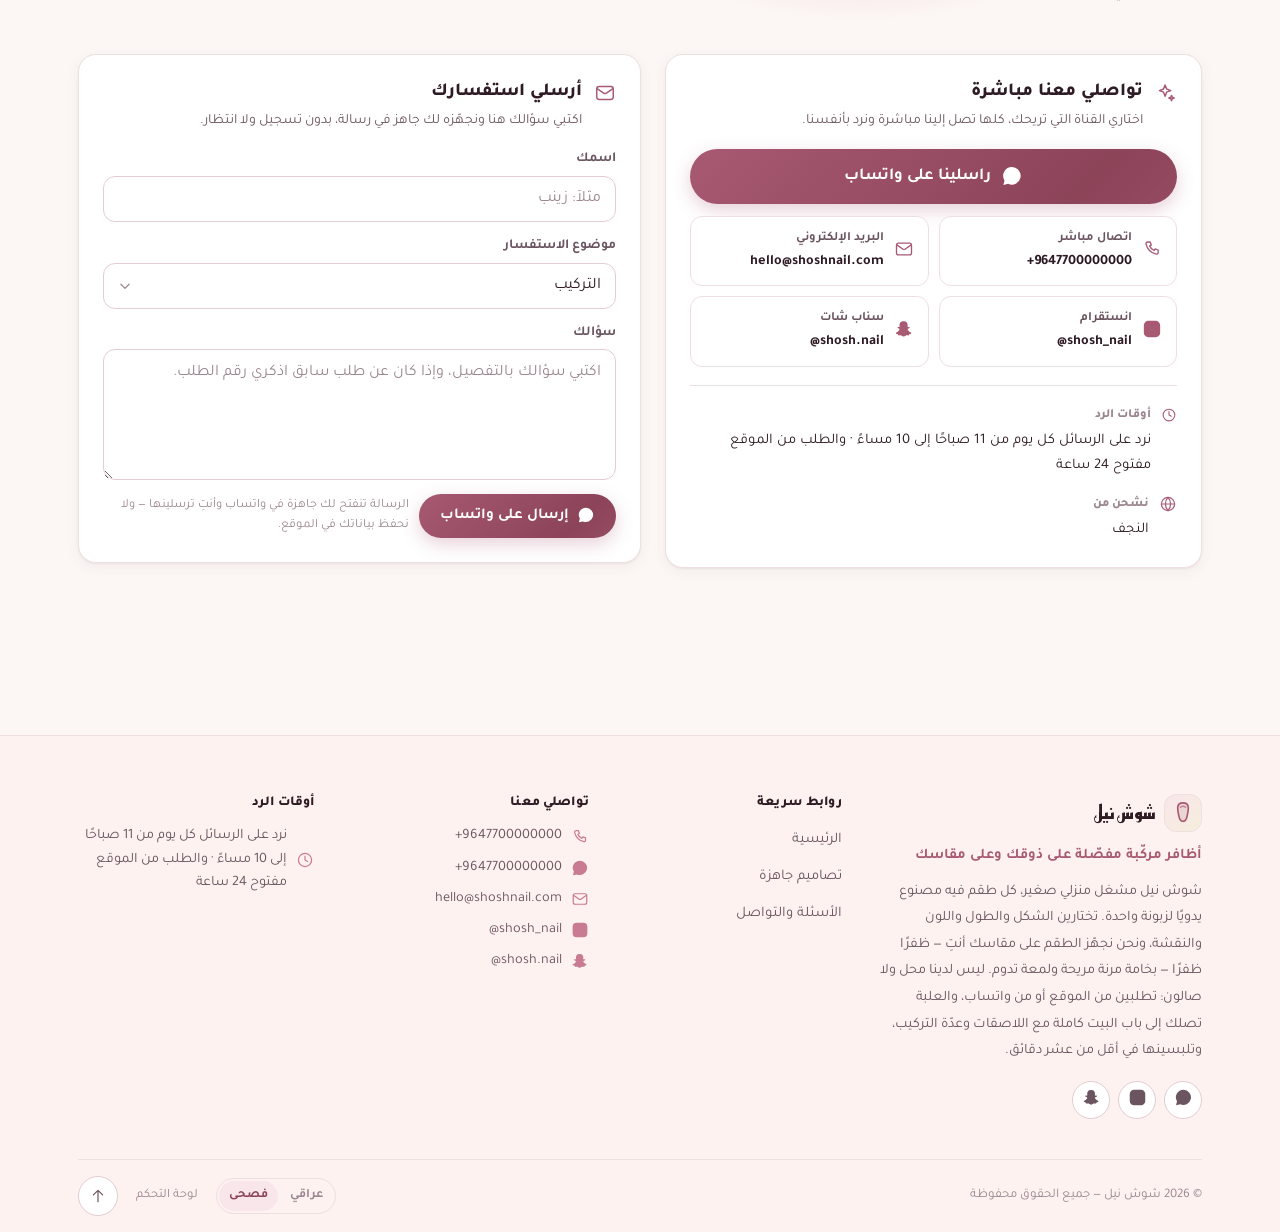
<file: faq.html>
<!doctype html>
<html lang="ar" dir="rtl" data-theme="light">
<head>
<meta charset="utf-8">
<meta name="viewport" content="width=device-width, initial-scale=1, viewport-fit=cover">
<title>الأسئلة والتواصل — شوش نيل | Help &amp; Contact · Shosh Nail</title>
<meta name="description" content="كل اللي تحتاجين تعرفينه عن أظافر شوش نيل: التركيب خطوة بخطوة، مدة الثبات، الإزالة، المقاسات، الشحن والدفع — مع أرقام التواصل المباشر على واتساب. Everything about applying, caring for and ordering Shosh Nail press-on sets, plus direct contact.">
<meta name="theme-color" content="#C97B92">
<link rel="icon" href="data:image/svg+xml,%3Csvg%20xmlns='http://www.w3.org/2000/svg'%20viewBox='0%200%2024%2024'%3E%3Cpath%20d='M12%202.6c3.1%200%204.9%201.9%204.9%204.7%200%202.6-.6%204.9-1%207.1-.5%202.8-1%205.3-3.9%205.3s-3.4-2.5-3.9-5.3c-.4-2.2-1-4.5-1-7.1%200-2.8%201.8-4.7%204.9-4.7Z'%20fill='%23C97B92'/%3E%3Cpath%20d='M9.6%206.7c1.3-1.1%203.5-1.1%204.8%200'%20stroke='%23FCF7F5'%20stroke-width='1.2'%20stroke-linecap='round'%20fill='none'/%3E%3C/svg%3E">
<link rel="preconnect" href="https://fonts.googleapis.com">
<link rel="preconnect" href="https://fonts.gstatic.com" crossorigin>
<!-- The font sheet is loaded WITHOUT blocking the paint. Measured: when
     fonts.googleapis.com is slow or unreachable the blocking version left
     the page blank for 12.7s; this way it paints in 0.25s with the system
     font and swaps when the sheet lands. -->
<link rel="stylesheet" href="https://fonts.googleapis.com/css2?family=Tajawal:wght@400;500;700;800&family=Reem+Kufi:wght@400;500;600;700&family=Cormorant+Garamond:ital,wght@0,500;0,600;1,500&display=swap" media="print" onload="this.media='all';this.onload=null">
<noscript><link rel="stylesheet" href="https://fonts.googleapis.com/css2?family=Tajawal:wght@400;500;700;800&family=Reem+Kufi:wght@400;500;600;700&family=Cormorant+Garamond:ital,wght@0,500;0,600;1,500&display=swap"></noscript>
<link rel="stylesheet" href="assets/css/base.css">

<style>
/* ---------------------------------------------------------------------
   FAQ-only layout. Every selector is prefixed .faq-* (the single exception
   is the shared [hidden] guard), every value comes from the tokens in
   SPEC section 14, and every box uses logical properties so one rule
   serves both RTL and LTR.
   --------------------------------------------------------------------- */

/* a class rule beats the UA sheet, so [hidden] needs saying out loud */
[hidden]{ display:none !important; }

/* ── hero ───────────────────────────────────────────────────────────── */
.faq-hero{
  padding-block:clamp(26px,4.5vw,54px) clamp(18px,3vw,32px);
  overflow:hidden;                 /* .glow::before is 116% wide on purpose */
}
.faq-hero .sec-head{ margin-block-end:0; }
.faq-hero .h1{ max-inline-size:17ch; }
.faq-hero .lead{ max-inline-size:58ch; }

.faq-searchbox{
  margin-block-start:clamp(18px,3vw,26px);
  max-inline-size:660px;
}
.faq-search > .input{
  min-block-size:56px;
  border-radius:var(--r-full);
  padding-inline:50px;
  font-size:1rem;
  background:var(--bg-2);
  box-shadow:var(--sh-1);
}
.faq-search .search-ico{ inset-inline-start:17px; color:var(--rose-2); }
.faq-search-x{
  position:absolute;
  inset-inline-end:8px;
  color:var(--ink-3);
}
.faq-search-x:hover{ color:var(--rose-3); }

.faq-jump{
  display:flex;
  flex-wrap:wrap;
  gap:8px;
  margin-block-start:16px;
}
.faq-jump .chip{ text-decoration:none; }

/* On a phone the hero was 434px: eyebrow, title, a four-line lead, the
   search and the quick links. The category tabs, the filter row of this
   page, started 588px down, under the first screen. As on the shop page,
   the eyebrow and the lead leave the phone; the title, the search and the
   quick links stay, and everything comes back on a wider screen. */
@media (max-width:560px){
  .faq-hero{ padding-block:14px 10px; }
  .faq-hero .eyebrow,
  .faq-hero .lead{ display:none; }
  .faq-hero .h1{ font-size:1.6rem; max-inline-size:none; }
  .faq-searchbox{ margin-block-start:10px; }
  .faq-jump{ margin-block-start:10px; }
  #faq-questions{ padding-block-start:14px; }
}

/* ── question list ──────────────────────────────────────────────────── */
.faq-bar{
  display:flex;
  flex-wrap:wrap;
  align-items:center;
  gap:10px 16px;
  margin-block-end:6px;
}
.faq-bar .tabs{ margin-block-end:0; flex:1 1 320px; min-inline-size:0; }
.faq-count{
  flex:0 0 auto;
  font-size:.82rem;
  font-weight:700;
  color:var(--ink-3);
}
.faq-tab-dim{ opacity:.5; }

.faq-item{ scroll-margin-block-start:calc(var(--hdr) + 24px); }
.faq-q{ margin:0; font-size:inherit; font-weight:inherit; line-height:inherit; }
.faq-q .acc-head{ inline-size:100%; }
.faq-q-t{ flex:1 1 auto; min-inline-size:0; }
.faq-chev{ flex:0 0 auto; display:inline-flex; }
.faq-q-n{
  flex:0 0 auto;
  font-size:.7rem;
  font-weight:800;
  color:var(--rose-2);
  background:var(--rose-soft);
  border-radius:var(--r-full);
  padding-block:3px;
  padding-inline:9px;
  white-space:nowrap;
}
@media (max-width:600px){ .faq-q-n{ display:none; } }

/* the h3 wrapper breaks base.css's `.acc-item.is-open > .acc-head` reach,
   so the chevron + the collapsed-content guard are restated here */
.faq-item.is-open .acc-head .ico-chevron{ transform:rotate(90deg); }
[dir="rtl"] .faq-item.is-open .acc-head .ico-chevron{ transform:scaleX(-1) rotate(90deg); }

/* a collapsed panel must be out of the tab order, not just visually clipped */
.faq-item .acc-body > *{
  visibility:hidden;
  transition:visibility 0s linear var(--dur);
}
.faq-item.is-open .acc-body > *{
  visibility:visible;
  transition-delay:0s;
}

.faq-a p + p{ margin-block-start:12px; }

/* pictures under an answer: the full width of the answer column, never
   taller than three quarters of the screen, the whole picture always
   visible, caption underneath (svh: the screen with the phone's address
   bar showing, vh where that unit is unknown). A picture that would pass 75vh at full
   width (a portrait, a phone screenshot) narrows to keep its shape rather
   than sitting in empty bands, and none is blown up past its own width —
   --ar and --w come from the picture's stored size. object-fit:contain is
   the safety net for a picture whose size was never stored. */
.faq-fig{ margin:14px 0 0; min-inline-size:0; }
.faq-a > .faq-fig:first-child{ margin-block-start:0; }
.faq-fig img{
  display:block;
  inline-size:100%;
  max-inline-size:min(calc(75vh * var(--ar, 100)), var(--w, 100%));
  max-inline-size:min(calc(75svh * var(--ar, 100)), var(--w, 100%));
  block-size:auto;
  max-block-size:75vh;
  max-block-size:75svh;
  object-fit:contain;
  border-radius:var(--r-sm);
  border:1px solid var(--line);
  background:var(--bg-3);
}
.faq-fig figcaption{
  margin-block-start:6px;
  font-size:.86rem;
  line-height:1.7;
  color:var(--ink-2);
}
.faq-ol{
  list-style:none;
  counter-reset:faq-a;
  display:flex;
  flex-direction:column;
  gap:10px;
  margin-block:4px;
}
.faq-ol > li{
  counter-increment:faq-a;
  position:relative;
  padding-inline-start:34px;
}
.faq-ol > li::before{
  content:counter(faq-a);
  position:absolute;
  inset-inline-start:0;
  inset-block-start:.35em;
  inline-size:24px;
  block-size:24px;
  display:grid;
  place-items:center;
  border-radius:var(--r-full);
  background:var(--rose-soft);
  color:var(--rose-3);
  font-size:.72rem;
  font-weight:800;
  line-height:1;
  font-variant-numeric:tabular-nums;
}

.faq-a-foot{
  display:flex;
  flex-wrap:wrap;
  align-items:center;
  gap:8px;
  margin-block-start:16px;
  padding-block-start:12px;
  border-block-start:1px solid var(--line);
}
.faq-a-cat{ margin-inline-end:auto; }

.faq-hl{
  background:var(--gold-soft);
  color:inherit;
  border-radius:4px;
  padding-inline:2px;
  box-shadow:0 0 0 1px var(--gold-soft);
}

/* ── the step-by-step guide ─────────────────────────────────────────── */
.faq-steps{
  display:grid;
  gap:14px;
  grid-template-columns:1fr;
  counter-reset:faq-s;
}
@media (min-width:620px){ .faq-steps{ grid-template-columns:repeat(2,minmax(0,1fr)); } }
@media (min-width:1000px){ .faq-steps{ grid-template-columns:repeat(4,minmax(0,1fr)); } }

.faq-step{
  position:relative;
  display:flex;
  flex-direction:column;
  gap:8px;
  padding:clamp(16px,2.2vw,20px);
  padding-block-start:clamp(20px,2.6vw,24px);
  background:var(--bg-2);
  border:1px solid var(--line);
  border-radius:var(--r);
  box-shadow:var(--sh-1);
  overflow:hidden;
}
.faq-step::after{                  /* the oversized ghost numeral */
  content:attr(data-n);
  position:absolute;
  inset-block-start:-14px;
  inset-inline-end:-6px;
  font-family:var(--font);
  font-size:5.2rem;
  font-weight:800;
  line-height:1;
  color:var(--rose);
  opacity:.11;
  pointer-events:none;
  font-variant-numeric:tabular-nums;
}
.faq-step-ico{
  display:grid;
  place-items:center;
  inline-size:42px;
  block-size:42px;
  border-radius:var(--r-sm);
  background:var(--rose-soft);
  color:var(--rose-3);
  flex:0 0 auto;
}
.faq-step-n{
  font-size:.72rem;
  font-weight:800;
  letter-spacing:.08em;
  text-transform:uppercase;
  color:var(--rose-2);
}
.faq-step-t{ font-size:1rem; font-weight:700; color:var(--ink); line-height:1.55; }
.faq-step-x{ font-size:.88rem; color:var(--ink-2); line-height:1.75; }

.faq-guide-foot{
  display:flex;
  flex-wrap:wrap;
  align-items:center;
  gap:10px;
  margin-block-start:clamp(18px,2.6vw,26px);
}

.faq-tips{
  display:grid;
  gap:12px;
  grid-template-columns:1fr;
  margin-block-start:14px;
}
@media (min-width:560px){ .faq-tips{ grid-template-columns:repeat(2,minmax(0,1fr)); } }
@media (min-width:1000px){ .faq-tips{ grid-template-columns:repeat(4,minmax(0,1fr)); } }
.faq-tip{
  display:flex;
  gap:10px;
  align-items:flex-start;
  padding:14px;
  border-radius:var(--r-sm);
  background:var(--bg-2);
  border:1px solid var(--line);
}
.faq-tip .ico{ color:var(--gold); margin-block-start:2px; }
.faq-tip-t{ font-size:.92rem; font-weight:700; color:var(--ink); }
.faq-tip-x{ font-size:.84rem; color:var(--ink-2); line-height:1.7; }

.faq-remove{ margin-block-start:clamp(18px,2.6vw,26px); }
.faq-remove .faq-remove-b{ display:flex; flex-direction:column; gap:6px; }
.faq-remove-t{ font-weight:800; color:var(--ink); }

.faq-more{ margin-block-start:clamp(18px,2.6vw,26px); }
/* these chips carry whole questions, not one-word filters, so they wrap
   instead of running off the side of a narrow phone */
.faq-more .chip{
  max-inline-size:100%;
  white-space:normal;
  text-align:start;
}
.faq-more-t{
  font-size:.8rem;
  font-weight:800;
  letter-spacing:.04em;
  color:var(--ink-3);
  margin-block-end:10px;
}

/* ── contact + ask ──────────────────────────────────────────────────── */
.faq-two{
  display:grid;
  gap:clamp(16px,2.6vw,24px);
  grid-template-columns:1fr;
  align-items:start;
}
@media (min-width:960px){ .faq-two{ grid-template-columns:minmax(0,1fr) minmax(0,1.05fr); } }

.faq-card-h{
  display:flex;
  gap:12px;
  align-items:flex-start;
  margin-block-end:16px;
}
.faq-card-h .ico{ color:var(--rose-2); margin-block-start:3px; }
.faq-card-t{ font-size:1.15rem; font-weight:800; color:var(--ink); line-height:1.5; }
.faq-card-x{ font-size:.88rem; color:var(--ink-2); line-height:1.75; margin-block-start:2px; }

.faq-wa{ margin-block-end:12px; }
.faq-wa .ico{ inline-size:22px; block-size:22px; }

.faq-links{
  display:grid;
  gap:10px;
  grid-template-columns:1fr;
}
@media (min-width:520px){ .faq-links{ grid-template-columns:repeat(2,minmax(0,1fr)); } }
.faq-link{
  display:flex;
  align-items:center;
  gap:10px;
  padding-block:11px;
  padding-inline:14px;
  border:1px solid var(--line);
  border-radius:var(--r-sm);
  background:var(--bg-2);
  color:var(--ink);
  text-decoration:none;
  min-inline-size:0;
  transition:border-color var(--dur) var(--ease), background-color var(--dur) var(--ease);
}
.faq-link:hover{ border-color:var(--rose); background:var(--bg-4); color:var(--ink); }
.faq-link .ico{ color:var(--rose-2); flex:0 0 auto; }
.faq-link-b{ display:flex; flex-direction:column; min-inline-size:0; }
.faq-link-t{ font-size:.8rem; font-weight:700; color:var(--ink-2); }
.faq-link-v{
  font-size:.9rem;
  font-weight:700;
  color:var(--ink);
  overflow:hidden;
  text-overflow:ellipsis;
  white-space:nowrap;
}

.faq-info{
  display:flex;
  flex-direction:column;
  gap:12px;
  margin-block-start:18px;
  padding-block-start:16px;
  border-block-start:1px solid var(--line);
}
.faq-info-row{ display:flex; gap:10px; align-items:flex-start; }
.faq-info-row .ico{ color:var(--rose-2); margin-block-start:3px; flex:0 0 auto; }
.faq-info-t{ font-size:.78rem; font-weight:800; color:var(--ink-3); }
.faq-info-v{ font-size:.92rem; color:var(--ink); line-height:1.7; }

.faq-ask-form{ display:flex; flex-direction:column; gap:14px; }
.faq-ask-foot{
  display:flex;
  flex-wrap:wrap;
  align-items:center;
  gap:10px;
}
.faq-ask-note{ flex:1 1 200px; min-inline-size:0; }

@media (prefers-reduced-motion:reduce){
  .faq-item .acc-body > *{ transition:none; }
}
</style>

<script defer src="assets/js/data.js"></script>
<script defer src="assets/js/content.js"></script>
<script defer src="assets/js/store.js"></script>
<script defer src="assets/js/i18n.js"></script>
<script defer src="assets/js/nail-art.js"></script>
<script defer src="assets/js/nail-gloss.js"></script>
<script defer src="assets/js/nail-render.js"></script>
<script defer src="assets/js/ui.js"></script>
<script defer src="assets/js/checkout.js"></script>
<script defer src="assets/js/faq.js"></script>
</head>

<body data-page="faq">
<a class="skip-link" href="#main" data-i18n="a11y.skip"></a>
<div id="sn-announce"></div>
<header id="sn-header"></header>

<main id="main">

  <!-- ── hero + search ────────────────────────────────────────────── -->
  <section class="sec sec-sm faq-hero glow">
    <div class="wrap">
      <div class="sec-head sec-head-start">
        <p class="eyebrow" data-i18n="faq.eyebrow"></p>
        <h1 class="h1 display" data-i18n="faq.title"></h1>
        <p class="lead" data-i18n="faq.lead"></p>

        <div class="faq-searchbox">
          <div class="search faq-search">
            <span class="search-ico" id="faq-search-ico" aria-hidden="true"></span>
            <label class="sr-only" for="faq-q" data-i18n="faq.searchLabel"></label>
            <input class="input" id="faq-q" type="search" autocomplete="off"
                   spellcheck="false" data-i18n-ph="faq.searchPh">
            <button class="icon-btn faq-search-x" id="faq-q-clear" type="button"
                    hidden data-i18n-aria="faq.clearSearch"></button>
          </div>
        </div>

        <nav class="faq-jump" id="faq-jump" data-i18n-aria="faq.jumpLabel"></nav>
      </div>
    </div>
  </section>

  <!-- ── questions ────────────────────────────────────────────────── -->
  <section class="sec sec-sm" id="faq-questions">
    <div class="wrap">
      <div class="faq-bar">
        <div class="tabs" id="faq-tabs" role="group" data-i18n-aria="faq.catsLabel"></div>
        <p class="faq-count" id="faq-count" aria-live="polite"></p>
      </div>

      <div class="accordion" id="faq-list"></div>

      <div class="empty" id="faq-empty" hidden>
        <span class="empty-ico" id="faq-empty-ico" aria-hidden="true"></span>
        <p class="empty-t" data-i18n="faq.noneT"></p>
        <p class="empty-x" data-i18n="faq.noneX"></p>
        <button class="btn btn-line btn-sm" id="faq-reset" type="button" data-i18n="faq.clearAll"></button>
      </div>
    </div>
  </section>

  <!-- ── application guide ────────────────────────────────────────── -->
  <section class="sec sec-alt sec-line" id="faq-guide">
    <div class="wrap">
      <div class="sec-head sec-head-start">
        <p class="eyebrow" data-i18n="faq.guideEyebrow"></p>
        <h2 class="h2 display" data-i18n="faq.guideTitle"></h2>
        <p class="lead" data-i18n="faq.guideLead"></p>
      </div>

      <ol class="faq-steps" id="faq-steps"></ol>

      <div class="faq-guide-foot" id="faq-guide-foot"></div>

      <div class="mt-3">
        <h3 class="h3 display" data-i18n="faq.tipsTitle"></h3>
        <div class="faq-tips" id="faq-tips"></div>
      </div>

      <div class="note faq-remove" id="faq-remove"></div>

      <div class="faq-more" id="faq-more" hidden>
        <p class="faq-more-t" data-i18n="faq.moreTitle"></p>
        <div class="chips" id="faq-more-chips"></div>
      </div>
    </div>
  </section>

  <!-- ── contact card + ask box ───────────────────────────────────── -->
  <section class="sec" id="faq-contact">
    <div class="wrap">
      <div class="sec-head sec-head-start">
        <p class="eyebrow" data-i18n="faq.contactEyebrow"></p>
        <h2 class="h2 display" data-i18n="faq.contactTitle"></h2>
        <p class="lead" data-i18n="faq.contactLead"></p>
      </div>

      <div class="faq-two">
        <div class="panel" id="faq-card"></div>

        <div class="panel" id="faq-ask">
          <div class="faq-card-h">
            <span id="faq-ask-ico" aria-hidden="true"></span>
            <div>
              <p class="faq-card-t" data-i18n="faq.askTitle"></p>
              <p class="faq-card-x" data-i18n="faq.askLead"></p>
            </div>
          </div>

          <form class="faq-ask-form" id="faq-ask-form" novalidate>
            <div class="field">
              <label class="label" for="faq-ask-name" data-i18n="faq.askName"></label>
              <input class="input" id="faq-ask-name" type="text" autocomplete="name"
                     maxlength="60" data-i18n-ph="faq.askNamePh"
                     aria-describedby="faq-ask-name-err">
              <p class="field-err" id="faq-ask-name-err" role="alert"></p>
            </div>

            <div class="field">
              <label class="label" for="faq-ask-cat" data-i18n="faq.askCat"></label>
              <select class="select" id="faq-ask-cat"></select>
            </div>

            <div class="field">
              <label class="label" for="faq-ask-q" data-i18n="faq.askQ"></label>
              <textarea class="textarea" id="faq-ask-q" rows="4" maxlength="900"
                        data-i18n-ph="faq.askQPh" aria-describedby="faq-ask-q-err"></textarea>
              <p class="field-err" id="faq-ask-q-err" role="alert"></p>
            </div>

            <div class="faq-ask-foot">
              <button class="btn btn-pri" id="faq-ask-send" type="submit"></button>
              <p class="hint faq-ask-note" id="faq-ask-note"></p>
            </div>
          </form>
        </div>
      </div>
    </div>
  </section>

</main>

<footer id="sn-footer"></footer>
</body>
</html>
</file>
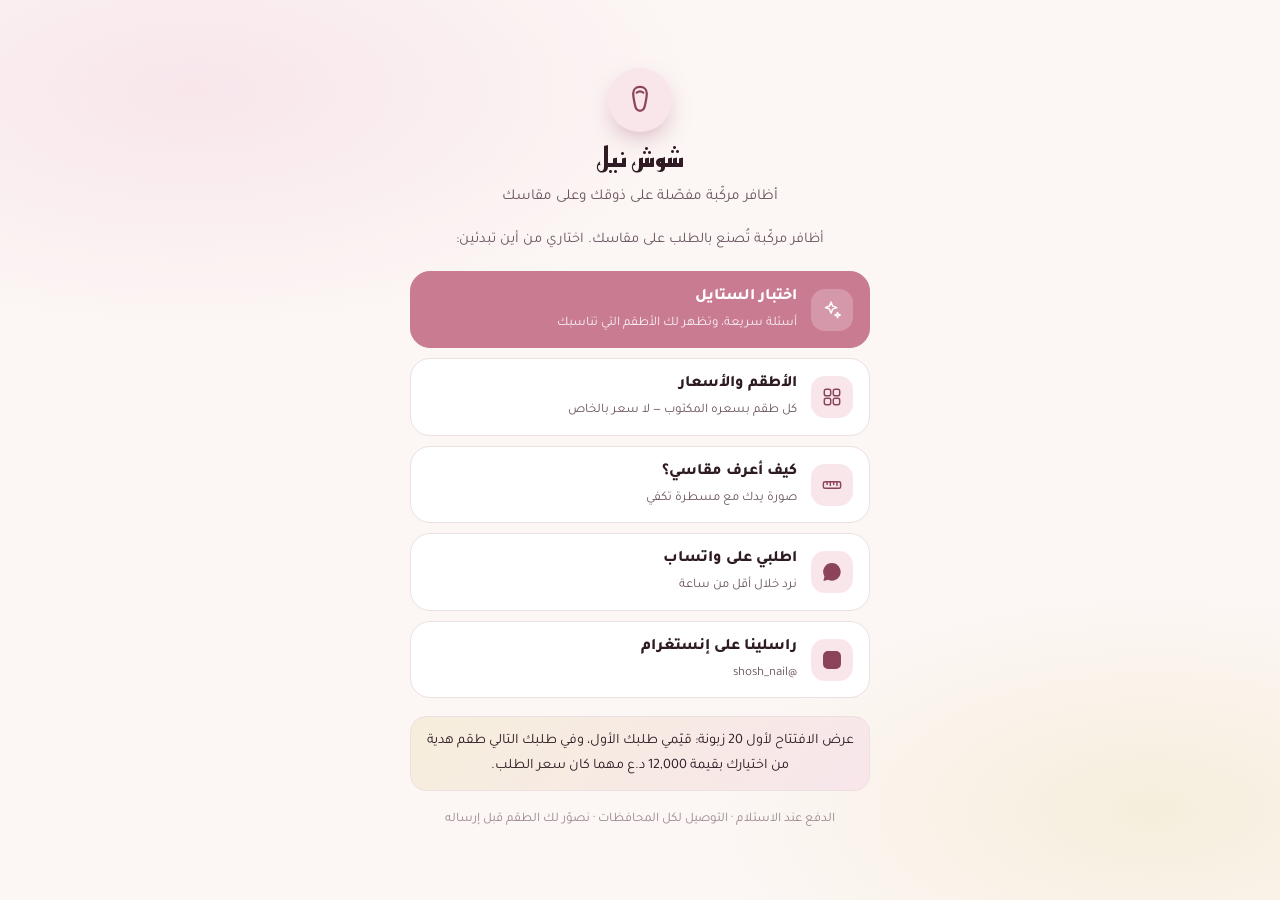
<file: links.html>
<!DOCTYPE html>
<html lang="ar" dir="rtl" data-theme="light">
<head>
<meta charset="utf-8">
<meta name="viewport" content="width=device-width, initial-scale=1, viewport-fit=cover">
<title>شوش نيل — الروابط | Shosh Nail · Links</title>
<meta name="description" content="روابط شوش نيل: اختبار الستايل، الأطقم والأسعار، طريقة القياس، والطلب على واتساب أو إنستغرام. Shosh Nail links: style quiz, sets and prices, sizing, and ordering on WhatsApp or Instagram.">
<meta name="robots" content="noindex">
<link rel="icon" href="data:image/svg+xml,%3Csvg%20xmlns='http://www.w3.org/2000/svg'%20viewBox='0%200%2024%2024'%3E%3Cpath%20d='M12%202.6c3.1%200%204.9%201.9%204.9%204.7%200%202.6-.6%204.9-1%207.1-.5%202.8-1%205.3-3.9%205.3s-3.4-2.5-3.9-5.3c-.4-2.2-1-4.5-1-7.1%200-2.8%201.8-4.7%204.9-4.7Z'%20fill='%23C97B92'/%3E%3Cpath%20d='M9.6%206.7c1.3-1.1%203.5-1.1%204.8%200'%20stroke='%23FCF7F5'%20stroke-width='1.2'%20stroke-linecap='round'%20fill='none'/%3E%3C/svg%3E">
<link rel="preconnect" href="https://fonts.googleapis.com">
<link rel="preconnect" href="https://fonts.gstatic.com" crossorigin>
<!-- fonts load without blocking the first paint: the page is readable on a
     slow connection before Google answers, and swaps in when it does -->
<link rel="stylesheet" href="https://fonts.googleapis.com/css2?family=Tajawal:wght@400;500;700;800&family=Reem+Kufi:wght@400;500;600;700&family=Cormorant+Garamond:ital,wght@0,500;0,600;1,500&display=swap" media="print" onload="this.media='all';this.onload=null">
<noscript><link rel="stylesheet" href="https://fonts.googleapis.com/css2?family=Tajawal:wght@400;500;700;800&family=Reem+Kufi:wght@400;500;600;700&family=Cormorant+Garamond:ital,wght@0,500;0,600;1,500&display=swap"></noscript>
<link rel="stylesheet" href="assets/css/base.css">
<style>
/* ── the link-in-bio page: one card, five big buttons ─────────────── */
.lk{
  min-block-size:100dvh;
  display:grid;
  place-items:center;
  padding:clamp(18px,4vw,40px) 16px;
  background:
    radial-gradient(60% 40% at 15% 10%, var(--rose-soft) 0%, transparent 70%),
    radial-gradient(50% 35% at 90% 90%, var(--gold-soft) 0%, transparent 70%),
    var(--bg);
}
.lk-card{
  inline-size:min(100%,460px);
  display:grid;
  gap:18px;
  text-align:center;
}
.lk-brand{ display:grid; justify-items:center; gap:6px; }
.lk-mark{
  inline-size:64px; block-size:64px; border-radius:999px;
  display:inline-flex; align-items:center; justify-content:center;
  background:var(--rose-soft); color:var(--rose-3);
  box-shadow:0 10px 30px -14px var(--rose-2);
}
.lk-name{ font-size:1.7rem; font-weight:800; line-height:1.2; margin:0; }
.lk-tag{ color:var(--ink-2); margin:0; font-size:.95rem; }
.lk-lead{ margin:0; color:var(--ink-2); font-size:.92rem; line-height:1.7; }
.lk-links{ display:grid; gap:10px; }
.lk-btn{
  display:flex; align-items:center; gap:14px;
  min-block-size:64px; padding:12px 16px;
  border-radius:20px;
  border:1px solid var(--line);
  background:var(--bg-2);
  color:var(--ink);
  text-decoration:none;
  text-align:start;
  transition:transform var(--dur-2), box-shadow var(--dur-2), border-color var(--dur-2);
}
.lk-btn:hover,.lk-btn:focus-visible{
  transform:translateY(-2px);
  border-color:var(--rose);
  box-shadow:0 12px 30px -18px var(--rose-2);
}
.lk-btn .lk-ico{
  flex:0 0 auto; inline-size:42px; block-size:42px; border-radius:14px;
  display:inline-flex; align-items:center; justify-content:center;
  background:var(--rose-soft); color:var(--rose-3);
}
.lk-btn .lk-txt{ display:grid; gap:2px; min-inline-size:0; }
.lk-btn .lk-t{ font-weight:800; }
.lk-btn .lk-s{ font-size:.82rem; color:var(--ink-2); }
.lk-pri{ background:var(--rose); border-color:var(--rose); color:var(--on-rose); }
.lk-pri .lk-ico{ background:rgba(255,255,255,.22); color:var(--on-rose); }
.lk-pri .lk-s{ color:var(--on-rose); opacity:.9; }
.lk-off{
  padding:12px 14px; border-radius:16px;
  background:linear-gradient(135deg,var(--gold-soft),var(--rose-soft));
  border:1px solid var(--line);
  font-size:.9rem; line-height:1.7; color:var(--ink);
}
.lk-foot{ margin:0; font-size:.82rem; color:var(--ink-3); line-height:1.7; }
.lk-lang{ display:flex; justify-content:center; gap:8px; }
</style>

<script defer src="assets/js/data.js"></script>
<script defer src="assets/js/content.js"></script>
<script defer src="assets/js/store.js"></script>
<script defer src="assets/js/i18n.js"></script>
<script defer src="assets/js/ui.js"></script>
<script defer src="assets/js/links.js"></script>
</head>
<body data-page="links">
  <main class="lk" id="main">
    <div class="lk-card" id="lk-card">
      <p class="lk-lead" data-i18n="links.loading"></p>
    </div>
  </main>
</body>
</html>
</file>
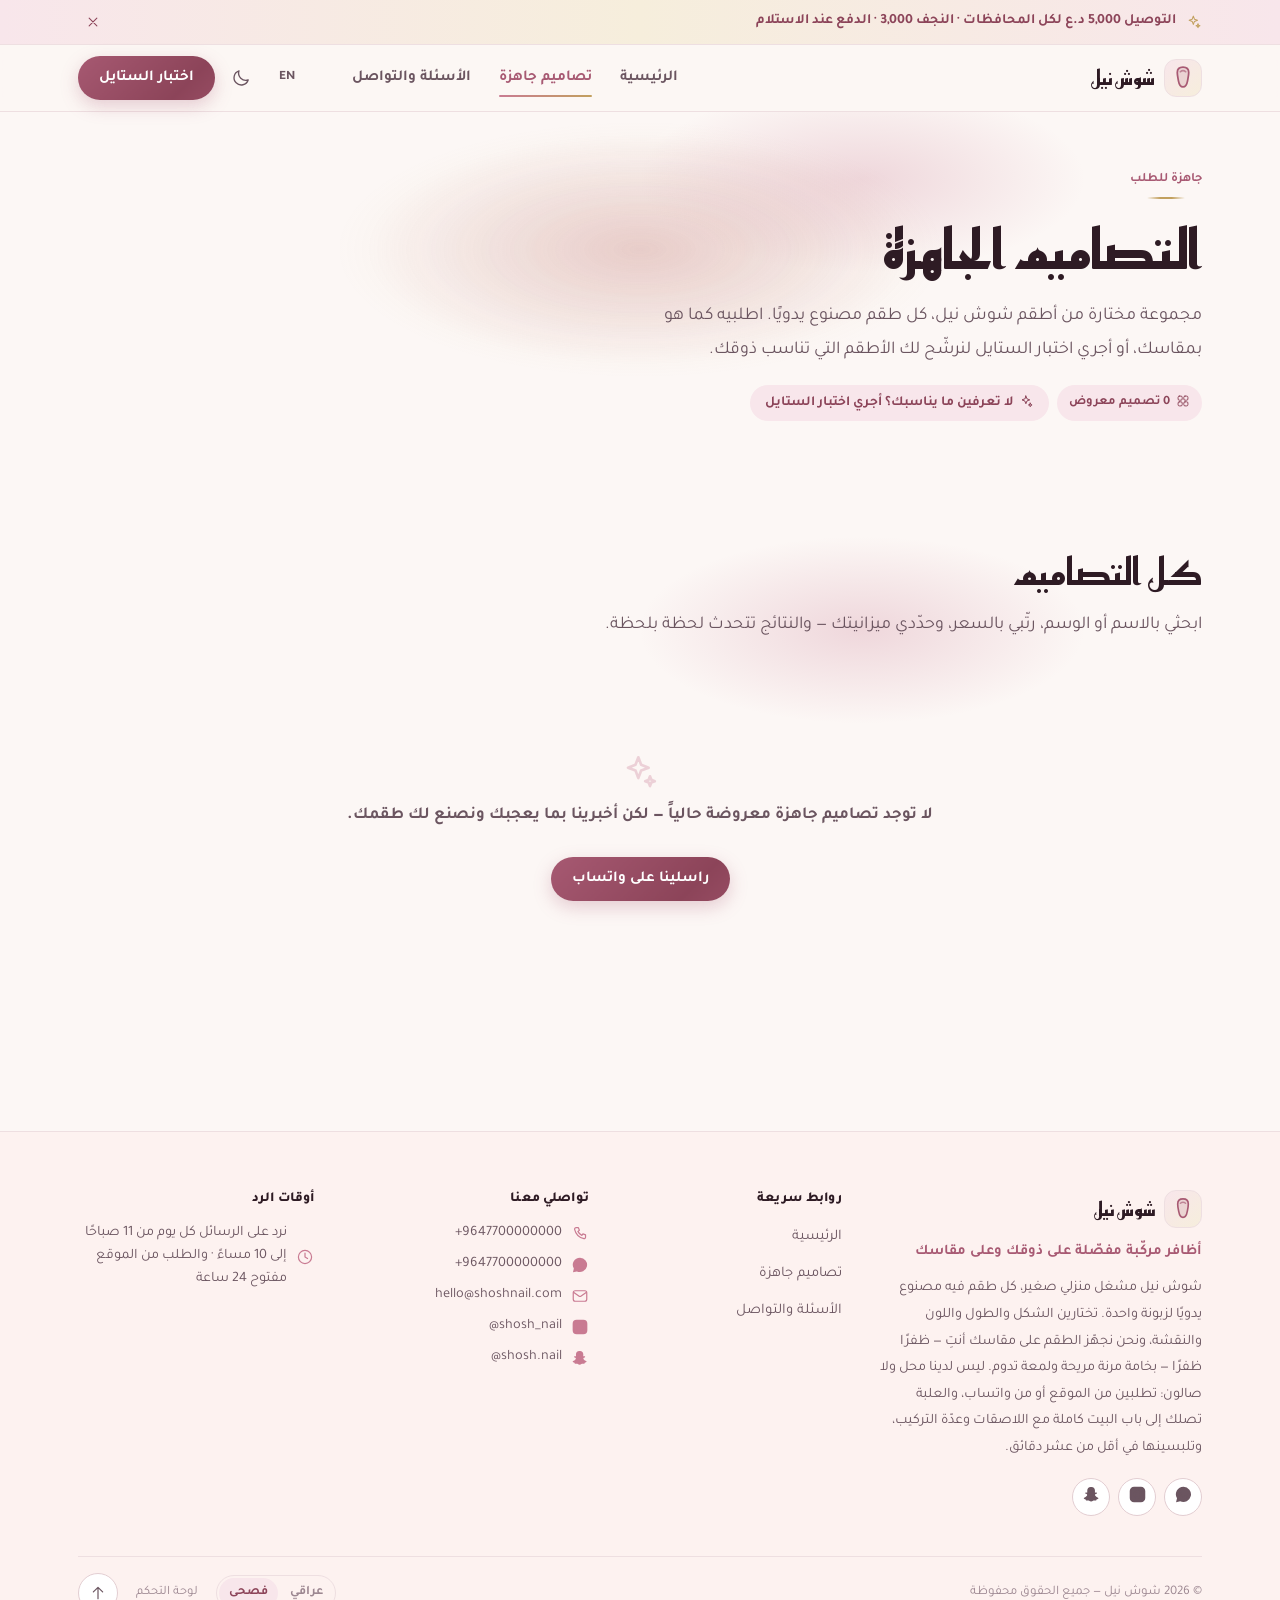
<file: shop.html>
<!doctype html>
<html lang="ar" dir="rtl" data-theme="light">
<head>
<meta charset="utf-8">
<meta name="viewport" content="width=device-width, initial-scale=1, viewport-fit=cover">
<title>التصاميم الجاهزة — شوش نيل | Ready-Made Sets · Shosh Nail</title>
<meta name="description" content="تصفّحي تصاميم شوش نيل الجاهزة، كل طقم مصنوع باليد — بحث وتصفية بالسعر والوسم، وتقدرين تطلبين الطقم زي ما هو أو تاخذينه أساس وتعدّلين عليه. Browse Shosh Nail ready-made press-on sets, each one handmade, filter by tag and price, order as-is or customise.">
<meta name="theme-color" content="#C97B92">
<link rel="icon" href="data:image/svg+xml,%3Csvg%20xmlns='http://www.w3.org/2000/svg'%20viewBox='0%200%2024%2024'%3E%3Cpath%20d='M12%202.6c3.1%200%204.9%201.9%204.9%204.7%200%202.6-.6%204.9-1%207.1-.5%202.8-1%205.3-3.9%205.3s-3.4-2.5-3.9-5.3c-.4-2.2-1-4.5-1-7.1%200-2.8%201.8-4.7%204.9-4.7Z'%20fill='%23C97B92'/%3E%3Cpath%20d='M9.6%206.7c1.3-1.1%203.5-1.1%204.8%200'%20stroke='%23FCF7F5'%20stroke-width='1.2'%20stroke-linecap='round'%20fill='none'/%3E%3C/svg%3E">
<link rel="preconnect" href="https://fonts.googleapis.com">
<link rel="preconnect" href="https://fonts.gstatic.com" crossorigin>
<!-- The font sheet is loaded WITHOUT blocking the paint. Measured: when
     fonts.googleapis.com is slow or unreachable the blocking version left
     the page blank for 12.7s; this way it paints in 0.25s with the system
     font and swaps when the sheet lands. -->
<link rel="stylesheet" href="https://fonts.googleapis.com/css2?family=Tajawal:wght@400;500;700;800&family=Reem+Kufi:wght@400;500;600;700&family=Cormorant+Garamond:ital,wght@0,500;0,600;1,500&display=swap" media="print" onload="this.media='all';this.onload=null">
<noscript><link rel="stylesheet" href="https://fonts.googleapis.com/css2?family=Tajawal:wght@400;500;700;800&family=Reem+Kufi:wght@400;500;600;700&family=Cormorant+Garamond:ital,wght@0,500;0,600;1,500&display=swap"></noscript>
<link rel="stylesheet" href="assets/css/base.css">

<style>
/* ---------------------------------------------------------------------
   Shop-only layout. Every selector is prefixed .shop-* (the two exceptions
   are the shared [hidden] guard and #shop-* ids), and every value comes
   from the tokens published in SPEC section 14 — so the page stays correct
   in both themes without a single hard-coded colour.
   Logical properties throughout: one rule serves RTL and LTR.
   --------------------------------------------------------------------- */

/* a class rule beats the UA sheet, so [hidden] needs saying out loud */
[hidden]{ display:none !important; }

/* base.css draws the section glow 130% wide so it bleeds past the heading.
   On a 360px phone that bleed is wider than the viewport and pushes the
   document scroll width out, so cap it to the column on this page. The glow
   still reads — it is a soft radial that fades long before its own edge. */
.shop-sec .sec-head::before{ inline-size:min(620px,100%); }

/* ── hero ───────────────────────────────────────────────────────────── */
.shop-hero{
  padding-block:clamp(26px,4.5vw,54px) clamp(20px,3vw,34px);
  /* .glow::before is 116% wide on purpose — keep its bleed off the page */
  overflow:hidden;
}
.shop-hero .sec-head{ margin-block-end:0; }
.shop-hero .h1{ max-inline-size:16ch; }
.shop-hero .lead{ max-inline-size:56ch; }
.shop-hero-meta{
  display:flex;
  flex-wrap:wrap;
  gap:8px;
  margin-block-start:18px;
}
/* On a phone the hero used to take 330-370px of a first screen that already
   loses 124px to the announcement bar and the header: eyebrow, a big title,
   a three-line lead and three stacked pills, and not one design in sight.
   Here it keeps only the title and the quiz button. The count and «from»
   price pills go too: the cards right under it show the sets and their
   prices. Everything comes back on a wider screen. The button may wrap its
   own text rather than ever run past the edge. */
@media (max-width:560px){
  .shop-hero{ padding-block:14px 10px; }
  .shop-hero .eyebrow,
  .shop-hero .lead,
  .shop-hero-meta > .pill{ display:none; }
  .shop-hero .h1{ font-size:1.6rem; max-inline-size:none; }
  .shop-hero-meta{ margin-block-start:8px; }
  .shop-hero .shop-quiz{
    max-inline-size:100%;
    min-block-size:40px;
    white-space:normal;
    text-align:start;
  }
}

/* ── the "most ordered" rail ─────────────────────────────────────────
   Mobile: a snap carousel that peeks the next card so it reads as
   scrollable. Desktop: a plain grid — no horizontal scrolling with a
   mouse. `.scroll-x` (base.css) already hides the scrollbar chrome. */
.shop-rail{
  display:flex;
  gap:14px;
  scroll-snap-type:x mandatory;
  scroll-padding-inline:2px;
  padding-block-end:4px;
  /* the cards lift on hover; without the gutter the shadow gets clipped */
  padding-inline:2px;
  margin-inline:-2px;
}
.shop-rail > *{
  flex:0 0 min(74%,260px);
  scroll-snap-align:center;
}
@media (min-width:700px){
  .shop-rail{
    display:grid;
    grid-template-columns:repeat(3,minmax(0,1fr));
    gap:clamp(14px,2vw,20px);
    overflow:visible;
  }
  .shop-rail > *{ flex:none; }
}
@media (min-width:1080px){
  .shop-rail{ grid-template-columns:repeat(6,minmax(0,1fr)); }
}

/* the compact rail card: the whole tile is one link to the quick view */
.shop-rail-card{ isolation:isolate; }
.shop-rail-link{
  display:flex;
  flex-direction:column;
  block-size:100%;
  color:inherit;
  text-decoration:none;
}
/* .card clips its overflow, so pull the ring inside the rounded corner */
.shop-rail-link:focus-visible{ outline-offset:-3px; border-radius:var(--r); }
/* a squarer tile: six of these sit side by side on a wide screen */
.shop-rail-card .card-media{ aspect-ratio:1/1; }
.shop-rail-b{
  display:flex;
  flex-direction:column;
  gap:5px;
  flex:1 1 auto;
  padding:12px 12px 14px;
  min-inline-size:0;
}
.shop-rail-t{
  font-size:.92rem;
  font-weight:700;
  line-height:1.45;
  color:var(--ink);
  overflow:hidden;
  text-overflow:ellipsis;
  white-space:nowrap;
}
.shop-rail-f{
  display:flex;
  align-items:baseline;
  justify-content:space-between;
  gap:8px;
  flex-wrap:wrap;
  margin-block-start:auto;
}
.shop-rail-price{ font-size:.95rem; font-weight:800; color:var(--rose-3); }
.shop-rail-orders{ font-size:.74rem; font-weight:700; color:var(--ink-3); }

/* rank chip: 1-3 wear the gold, the rest stay quiet */
.shop-rank{
  position:absolute;
  inset-block-start:9px;
  inset-inline-start:9px;
  z-index:2;
  display:inline-flex;
  align-items:center;
  justify-content:center;
  min-inline-size:30px;
  block-size:26px;
  padding-inline:8px;
  border-radius:var(--r-full);
  background:var(--bg-2);
  border:1px solid var(--line-2);
  color:var(--ink-2);
  font-size:.76rem;
  font-weight:800;
  letter-spacing:.02em;
  box-shadow:var(--sh-1);
}
.shop-rank.is-top{
  background-image:linear-gradient(135deg,var(--gold),var(--rose-2));
  border-color:transparent;
  color:#FFF9F0;
  box-shadow:0 3px 12px rgba(194,160,94,.34);
}

/* ── the sticky toolbar ─────────────────────────────────────────────── */
.shop-bar{
  position:sticky;
  inset-block-start:calc(var(--hdr) + 8px);
  z-index:40;
  display:flex;
  flex-direction:column;
  gap:12px;
  padding:12px;
  margin-block-end:clamp(20px,3vw,30px);
  background:var(--bg-2);
  border:1px solid var(--line);
  border-radius:var(--r);
  box-shadow:var(--sh-1);
  transition:box-shadow var(--dur) var(--ease);
}
.shop-bar.is-stuck{ box-shadow:var(--sh-2); }
/* (the phone version of the bar is at the end of this section) */

.shop-bar-row{
  display:flex;
  flex-wrap:wrap;
  align-items:center;
  gap:10px;
}
.shop-search{ flex:1 1 240px; min-inline-size:0; }
/* the clear-search button sits inside the field, opposite the icon */
.shop-search .shop-q-x{
  position:absolute;
  inset-inline-end:6px;
  inline-size:30px;
  block-size:30px;
}
.shop-search > .input{ padding-inline-end:42px; }
.shop-sort{ flex:0 1 190px; min-inline-size:150px; }
.shop-sort > .select{ inline-size:100%; }
.shop-price-t{ flex:0 0 auto; }
/* on a phone the sort box shrinks so it can share its row with the price
   button instead of claiming a line of its own */
@media (max-width:560px){
  .shop-sort{ flex:1 1 120px; min-inline-size:104px; }
}
.shop-price-t .ico{ margin-inline-end:2px; }

/* price range: two plain sliders beat a fiddly dual-thumb widget on a
   phone, and every browser gives them real keyboard support for free */
.shop-price{
  display:grid;
  gap:12px;
  padding:12px;
  border:1px dashed var(--line-2);
  border-radius:var(--r-sm);
  background:var(--bg-4);
}
@media (min-width:640px){
  .shop-price{ grid-template-columns:repeat(2,minmax(0,1fr)); gap:12px 20px; }
}
.shop-price-f{ display:flex; flex-direction:column; gap:6px; min-inline-size:0; }
.shop-price-lbl{
  display:flex;
  align-items:baseline;
  justify-content:space-between;
  gap:10px;
  font-size:.82rem;
  font-weight:700;
  color:var(--ink-2);
}
.shop-price-v{ color:var(--rose-3); font-weight:800; }
.shop-price-note{ grid-column:1/-1; margin:0; }

.shop-chips{ gap:8px; }
.shop-chip-n{
  font-size:.72rem;
  font-weight:800;
  opacity:.72;
}
/* twenty wrapped chips would swallow a phone screen — and the bar is sticky,
   so that screen stays swallowed. One scrollable line instead, exactly the
   way base.css treats .tabs. */
@media (max-width:700px){
  .shop-chips{
    flex-wrap:nowrap;
    overflow-x:auto;
    -webkit-overflow-scrolling:touch;
    scrollbar-width:none;
    scroll-padding-inline:2px;
    padding-inline:2px;
    padding-block-end:2px;
    margin-inline:-2px;
  }
  .shop-chips::-webkit-scrollbar{ display:none; }
  .shop-chips > .chip{ flex:0 0 auto; }
}

.shop-bar-foot{
  display:flex;
  flex-wrap:wrap;
  align-items:center;
  justify-content:space-between;
  gap:10px;
  min-block-size:30px;
}
.shop-result{ margin:0; }
.shop-result b{ color:var(--ink); font-weight:800; }

/* The bar on a phone. Sticky, the 212px bar and the header covered the top
   282px of an 800px screen for as long as she browsed. Here it scrolls away
   with the page, and it is three rows instead of four: search / sort + price
   / chips. The «عرض 3 من 13» line and its clear button come back the moment
   a filter is on. At rest the line is only hidden from sight, never with
   display:none, so it stays the page's live region and the first count
   after a filter is still read aloud. */
@media (max-width:560px){
  .shop-bar{
    position:relative;
    inset-block-start:auto;
    gap:8px;
    padding:8px;
    margin-block-end:14px;
  }
  .shop-bar > .shop-bar-row{ gap:8px; }
  .shop-bar:not(.is-filtered) > .shop-bar-foot{
    position:absolute !important;
    inline-size:1px;
    block-size:1px;
    min-block-size:0;
    padding:0;
    margin:-1px;
    overflow:hidden;
    clip:rect(0,0,0,0);
    clip-path:inset(50%);
    white-space:nowrap;
    border:0;
  }
}

/* On a phone «كل التصاميم» sat a few lines under «التصاميم الجاهزة», saying
   the same thing, with a two-line lead describing the bar right below it:
   150px with the section's own padding. It leaves the screen only. It is the
   h2 that opens the catalogue, so it stays for screen readers, hidden the
   same way base.css's .sr-only hides things. */
@media (max-width:560px){
  #catalogue{ padding-block-start:6px; }
  #catalogue > .wrap > .sec-head{
    position:absolute !important;
    inline-size:1px;
    block-size:1px;
    padding:0;
    margin:-1px;
    overflow:hidden;
    clip:rect(0,0,0,0);
    clip-path:inset(50%);
    white-space:nowrap;
    border:0;
  }
}

/* ── catalogue cards ────────────────────────────────────────────────── */
.shop-grid{ align-items:stretch; }

/* the media is a real link (shareable, right-clickable) that also opens
   the quick view — the button reset keeps it looking like a tile */
.shop-media{
  display:grid;
  place-items:center;
  cursor:zoom-in;
  color:inherit;
  text-decoration:none;
}
.shop-media > .shop-media-ph{
  /* placeholder while the SVG has not been rendered yet */
  inline-size:100%;
  block-size:100%;
  background:
    radial-gradient(closest-side,var(--glow),transparent 70%) center/70% 70% no-repeat;
}
.shop-fav{
  position:absolute;
  inset-block-start:9px;
  inset-inline-end:9px;
  z-index:3;
  background:var(--bg-2);
  border:1px solid var(--line);
  box-shadow:var(--sh-1);
  color:var(--ink-3);
}
.shop-fav:hover{ color:var(--rose-2); background:var(--bg-2); border-color:var(--rose); }
.shop-fav[aria-pressed="true"]{
  color:var(--rose-2);
  border-color:var(--rose);
  background:var(--rose-soft);
}
.shop-fav[aria-pressed="true"] .ico{ fill:currentColor; }
.shop-tags{ display:flex; flex-wrap:wrap; gap:6px; }
.shop-card-btns{ margin-block-start:4px; }
.shop-card-btns > *{ flex:1 1 auto; justify-content:center; }

/* ── quick view ─────────────────────────────────────────────────────── */
.shop-qv{ display:grid; gap:clamp(16px,3vw,26px); }
@media (min-width:860px){
  .shop-qv{ grid-template-columns:minmax(0,1.06fr) minmax(0,1fr); align-items:start; }
}
.shop-qv-art{
  position:relative;
  display:grid;
  place-items:center;
  padding:clamp(10px,2vw,18px);
  border-radius:var(--r);
  background:linear-gradient(160deg,var(--bg-4),var(--bg-3));
  border:1px solid var(--line);
  min-inline-size:0;
}
.shop-qv-art > svg{ inline-size:100%; block-size:auto; }
.shop-qv-art > img{
  inline-size:100%;
  block-size:auto;
  /* a tall phone photo must not push the order button off the sheet */
  max-block-size:62vh;
  object-fit:contain;
  border-radius:var(--r-sm);
  display:block;
}
.shop-qv-info{ display:flex; flex-direction:column; gap:14px; min-inline-size:0; }
.shop-qv-head{ display:flex; flex-wrap:wrap; align-items:center; gap:10px; }
.shop-qv-price{ font-size:1.5rem; font-weight:800; color:var(--rose-3); line-height:1.2; }
.shop-qv-desc{ color:var(--ink-2); line-height:1.85; margin:0; }
.shop-qv-opts{
  display:flex;
  flex-direction:column;
  gap:12px;
  padding:14px;
  border-radius:var(--r-sm);
  border:1px solid var(--line);
  background:var(--bg-4);
}
.shop-qv-row{
  display:flex;
  flex-wrap:wrap;
  align-items:center;
  justify-content:space-between;
  gap:10px;
}
/* the switch label stacks its name over its note, so the two never run
   together the way two inline spans would */
.shop-qv-opts .switch{ align-items:flex-start; }
.shop-qv-opts .switch > input + span{ margin-block-start:2px; }
.shop-qv-opts .switch-lbl{ display:flex; flex-direction:column; gap:1px; }

.shop-qv-sum{
  margin-block-start:4px;
  padding-block-start:12px;
  border-block-start:1px solid var(--line-2);
}
.shop-qv-total{
  display:flex;
  align-items:baseline;
  justify-content:space-between;
  gap:12px;
  margin-block-start:8px;
  padding-block-start:9px;
  border-block-start:1px solid var(--line-2);
  font-weight:800;
}
.shop-qv-total b{ font-size:1.2rem; color:var(--rose-3); }
.shop-qv-lines{ display:flex; flex-direction:column; gap:6px; margin:0; }
.shop-qv-line{
  display:flex;
  align-items:baseline;
  justify-content:space-between;
  gap:12px;
  font-size:.84rem;
  color:var(--ink-2);
}
.shop-qv-actions > *{ flex:1 1 180px; justify-content:center; }

/* quantity stepper */
.shop-qty{
  display:inline-flex;
  align-items:center;
  gap:6px;
  padding:3px;
  border:1px solid var(--line-2);
  border-radius:var(--r-full);
  background:var(--bg-2);
}
.shop-qty > .input{
  inline-size:52px;
  min-block-size:34px;
  padding:2px;
  text-align:center;
  border:0;
  background:transparent;
  font-weight:800;
  font-variant-numeric:tabular-nums;
  -moz-appearance:textfield;
}
.shop-qty > .input:focus,
.shop-qty > .input:focus-visible{ box-shadow:none; outline:none; }
.shop-qty > .input::-webkit-outer-spin-button,
.shop-qty > .input::-webkit-inner-spin-button{ -webkit-appearance:none; margin:0; }

/* ── motion ─────────────────────────────────────────────────────────── */
.shop-in{
  opacity:0;
  transform:translateY(12px);
  transition:opacity .22s var(--ease), transform .22s var(--ease);
}
.shop-in.is-in{ opacity:1; transform:none; }
@media (prefers-reduced-motion:reduce){
  .shop-in,.shop-in.is-in{ opacity:1 !important; transform:none !important; }
  .shop-rail{ scroll-snap-type:none; }
}
</style>

<script defer src="assets/js/data.js"></script>
<script defer src="assets/js/content.js"></script>
<script defer src="assets/js/store.js"></script>
<script defer src="assets/js/i18n.js"></script>
<script defer src="assets/js/nail-art.js"></script>
<script defer src="assets/js/nail-gloss.js"></script>
<script defer src="assets/js/nail-render.js"></script>
<script defer src="assets/js/ui.js"></script>
<script defer src="assets/js/checkout.js"></script>
<script defer src="assets/js/shop.js"></script>
</head>
<body data-page="shop">
<a class="skip-link" href="#main" data-i18n="a11y.skip"></a>
<div id="sn-announce"></div>
<header id="sn-header"></header>

<main id="main">

  <!-- ── hero ─────────────────────────────────────────────────────── -->
  <section class="sec sec-sm shop-sec shop-hero glow">
    <div class="wrap">
      <div class="sec-head sec-head-start">
        <p class="eyebrow" data-i18n="shop.eyebrow"></p>
        <h1 class="h1 display" data-i18n="shop.title"></h1>
        <p class="lead" data-i18n="shop.lead"></p>
        <p class="shop-hero-meta" id="shop-hero-meta"></p>
      </div>
    </div>
  </section>

  <!-- ── catalogue ────────────────────────────────────────────────── -->
  <section class="sec shop-sec" id="catalogue">
    <div class="wrap">
      <div class="sec-head sec-head-start">
        <h2 class="h2 display" data-i18n="shop.allTitle"></h2>
        <p class="lead" data-i18n="shop.allSub"></p>
      </div>

      <div class="shop-bar" id="shop-bar">
        <div class="shop-bar-row">
          <div class="search shop-search">
            <span class="search-ico" id="shop-search-ico" aria-hidden="true"></span>
            <label class="sr-only" for="shop-q" data-i18n="shop.searchLabel"></label>
            <input class="input" id="shop-q" type="search" autocomplete="off"
                   spellcheck="false" data-i18n-ph="shop.searchPh">
            <button class="icon-btn icon-btn-sm shop-q-x" id="shop-q-clear" type="button"
                    hidden data-i18n-aria="shop.clearSearch"></button>
          </div>

          <div class="field shop-sort">
            <label class="sr-only" for="shop-sort" data-i18n="shop.sortLabel"></label>
            <select class="select" id="shop-sort">
              <option value="orders" data-i18n="shop.sort.orders"></option>
              <option value="new" data-i18n="shop.sort.new"></option>
              <option value="priceUp" data-i18n="shop.sort.priceUp"></option>
              <option value="priceDown" data-i18n="shop.sort.priceDown"></option>
            </select>
          </div>

          <button class="btn btn-line btn-sm shop-price-t" id="shop-price-t" type="button"
                  aria-expanded="false" aria-controls="shop-price"></button>
        </div>

        <div class="shop-price" id="shop-price" hidden>
          <div class="shop-price-f">
            <label class="shop-price-lbl" for="shop-min">
              <span data-i18n="shop.priceFrom"></span>
              <span class="shop-price-v" id="shop-min-v"></span>
            </label>
            <input class="range" id="shop-min" type="range" step="5">
          </div>
          <div class="shop-price-f">
            <label class="shop-price-lbl" for="shop-max">
              <span data-i18n="shop.priceTo"></span>
              <span class="shop-price-v" id="shop-max-v"></span>
            </label>
            <input class="range" id="shop-max" type="range" step="5">
          </div>
          <p class="hint shop-price-note" data-i18n="shop.priceNote"></p>
        </div>

        <div class="chips shop-chips" id="shop-chips" role="group"
             data-i18n-aria="shop.tagsLabel"></div>

        <div class="shop-bar-foot">
          <p class="small muted shop-result" id="shop-result" aria-live="polite"></p>
          <button class="btn btn-ghost btn-sm" id="shop-clear" type="button" hidden></button>
        </div>
      </div>

      <div class="grid shop-grid" id="shop-grid"></div>
      <div id="shop-empty" hidden></div>
    </div>
  </section>

  <!-- ── most ordered rail ──────────────────────────────────────────
       Below the catalogue on purpose: above it, on a phone, it pushed the
       filters and the first set 560-580px further down the page. -->
  <section class="sec sec-sm sec-alt sec-line shop-sec" id="shop-top-sec" hidden>
    <div class="wrap">
      <div class="sec-head sec-head-start">
        <p class="eyebrow" data-i18n="shop.topEyebrow"></p>
        <h2 class="h2 display" data-i18n="shop.topTitle"></h2>
        <p class="lead" data-i18n="shop.topSub"></p>
      </div>
      <div class="shop-rail scroll-x" id="shop-rail"></div>
    </div>
  </section>

</main>

<footer id="sn-footer"></footer>
</body>
</html>
</file>
<file: assets/css/base.css>
@charset "utf-8";
/* =========================================================================
   Shosh Nail — assets/css/base.css
   Owner: CSS.  Design tokens + reset + shell (header/announce/footer)
   + the whole shared component library.  SPEC.md section 14 is the contract:
   every other page styles itself with ONLY the classes and tokens below.

   Conventions used everywhere in this file
   ----------------------------------------
   * Logical properties only (padding-inline, inset-block-start, text-align:start…)
     so a single rule is correct in both RTL (Arabic, default) and LTR (English).
     Physical left/right appears only inside [dir="…"]-scoped rules, as allowed.
   * State hooks are duplicated defensively: a component reacts to its spec class
     (.tab-on), to .is-on, and to the matching ARIA attribute, so page agents can
     use whichever they wired up.
   * Motion: transitions are <= --dur-2 (220ms); the longer --dur-3 is for
     one-shot animations only. Section 20 is the whole motion system and the
     only place timings are defined; section 22 removes every last one of them
     under prefers-reduced-motion.

   Table of contents
   -----------------
   00  Tokens
   01  Reset & document base
   02  Typography
   03  Layout: wrap / sec / sec-head / grid / flow / divider / toolbar
   04  Announce bar
   05  Header & navigation
   06  Buttons
   07  Forms
   08  Swatch / chip / tag / pill / badge / stars
   09  Cards
   10  Tabs
   11  Accordion
   12  Tables
   13  Empty state / spinner / progress
   14  Toasts
   15  Modal / sheet
   16  Footer
   17  Nail SVG hooks
   18  Utilities
   19  Scrollbars & selection
   20  Motion system  (tokens · press · the pick · entrances · payoff · skeletons)
   21  Print
   22  Reduced motion
   ========================================================================= */


/* =========================================================================
   00  TOKENS  — the block below is copied verbatim from SPEC.md section 14
   ========================================================================= */
:root{
  --bg:#FCF7F5; --bg-2:#FFFFFF; --bg-3:#F6EAE9; --bg-4:#FDF2F0;
  --ink:#2E1B24; --ink-2:#6B5560; --ink-3:#9C8791;
  --line:#EEDFE1; --line-2:#E2CDD1;
  --rose:#C97B92; --rose-2:#A85A73; --rose-3:#8C4459; --rose-soft:#F8E6EB;
  --gold:#C2A05E; --gold-soft:#F6EEDC; --plum:#4A2B39;
  --ok:#3E9A73; --ok-soft:#E4F3EC; --warn:#B8842A; --warn-soft:#FBF0DA;
  --err:#C0544F; --err-soft:#FAE7E5;
  --r-xs:8px; --r-sm:12px; --r:18px; --r-lg:26px; --r-xl:34px; --r-full:999px;
  --sh-1:0 1px 2px rgba(74,43,57,.06),0 4px 14px rgba(74,43,57,.06);
  --sh-2:0 10px 34px rgba(74,43,57,.13);
  --sh-3:0 20px 60px rgba(74,43,57,.18);
  --font:'Tajawal',system-ui,-apple-system,'Segoe UI',sans-serif;
  --font-ar:'Reem Kufi','Tajawal',sans-serif;
  --font-en:'Cormorant Garamond',Georgia,serif;
  --wrap:1180px; --hdr:66px; --ease:cubic-bezier(.4,0,.2,1);
}
[data-theme="dark"]{ --bg:#171014; --bg-2:#20161C; --bg-3:#2A1E25; --bg-4:#241A20;
  --ink:#F6EDF0; --ink-2:#C4AEB7; --ink-3:#947D88; --line:#33242C; --line-2:#432F39;
  --rose:#E29BB0; --rose-2:#D4879F; --rose-3:#F0B9C9; --rose-soft:#33222A;
  --gold:#D9BC7E; --gold-soft:#312717; --plum:#F0DDE4;
  --ok-soft:#16302A; --warn-soft:#31280F; --err-soft:#331D1C; }

/* ---- derived tokens (CSS owner only; pages should stick to the list above)
   They exist so the same rule stays readable and >=4.5:1 in both themes.     */
:root{
  --on-rose:#FFFFFF;                    /* text drawn on the rose gradient   */
  --hdr-bg:rgba(252,247,245,.82);       /* translucent sticky header         */
  --scrim:rgba(74,43,57,.44);           /* modal backdrop                    */
  --glow:rgba(201,123,146,.26);         /* soft rose radial behind headings  */
  --glow-2:rgba(194,160,94,.16);        /* gold companion glow               */
  --thumb:#FFFFFF;                      /* switch / range knob               */
  --focus:var(--rose);
  /* the header's brand row. --hdr (spec block) is what stays PINNED at the
     top and is what sticky things offset by; on a wide screen the two are
     the same row, up to 900px they are not (section 05) */
  --hdr-row:66px;
  /* the current page's tab in the phone tab row: a raised pill with a rose
     edge, so it reads as chosen in both themes, not only by its text colour */
  --tab-on:#FFFFFF;
  --tab-on-line:#C97B92;

  /* ---- motion tokens — the whole site's timing lives here (see section 20)
     Three durations, three easings, one stagger step. Nothing anywhere else
     may invent its own number; if a moment needs different timing it picks a
     different token. --dur stays as the historical alias of --dur-2 so every
     rule written before the motion system keeps working unchanged.          */
  --dur-1:.12s;      /* press / release — has to read as instant             */
  --dur-2:.22s;      /* the default: hover, colour, border, open/close       */
  --dur-3:.42s;      /* one-shot animations only: entrances, the pick        */
  --dur:var(--dur-2);
  /* --ease (standard) is declared in the spec block above                   */
  --ease-out:cubic-bezier(.16,.86,.42,1);   /* decelerate — things arriving  */
  --ease-pop:cubic-bezier(.34,1.42,.5,1);   /* gentle overshoot — selections */
  --stagger:44ms;                            /* one step of a staggered list */
  --halo:rgba(201,123,146,.30);              /* rose bloom behind a choice   */
  --halo-2:rgba(194,160,94,.34);             /* gold companion, celebrations */
  --sheen:rgba(255,255,255,.66);             /* skeleton shimmer highlight   */
  --shine:rgba(194,160,94,.26);              /* the one luxury sweep of light*/
  /* readable text colours for the soft status grounds (>=4.5:1 both themes) */
  --ok-ink:#2A6F52; --warn-ink:#7A5410; --err-ink:#9B3A36;
}
[data-theme="dark"]{
  --on-rose:#26121A;
  --hdr-bg:rgba(23,16,20,.82);
  --scrim:rgba(6,3,5,.62);
  --glow:rgba(226,155,176,.16);
  --glow-2:rgba(217,188,126,.10);
  --thumb:#F6EDF0;
  /* the spec's dark --rose-soft is 1.07:1 against the tab track (--bg-3):
     invisible as a fill. This one is lifted, and the edge carries the rest */
  --tab-on:#3F2A35;
  --tab-on-line:rgba(226,155,176,.62);
  --ok-ink:#7FD3AE; --warn-ink:#E7BE72; --err-ink:#F0938D;
  --halo:rgba(226,155,176,.26);
  --halo-2:rgba(217,188,126,.28);
  --sheen:rgba(255,255,255,.10);
  --shine:rgba(255,255,255,.11);
  /* the spec shadows are tuned for the light ground; deepen them on dark     */
  --sh-1:0 1px 2px rgba(0,0,0,.34),0 4px 14px rgba(0,0,0,.28);
  --sh-2:0 10px 34px rgba(0,0,0,.46);
  --sh-3:0 20px 60px rgba(0,0,0,.58);
}


/* =========================================================================
   01  RESET & DOCUMENT BASE
   ========================================================================= */
*,*::before,*::after{ box-sizing:border-box; }

html{
  -webkit-text-size-adjust:100%;
  text-size-adjust:100%;
  -webkit-tap-highlight-color:transparent;
  color-scheme:light;
}
[data-theme="dark"]{ color-scheme:dark; }

@media (prefers-reduced-motion:no-preference){
  html{ scroll-behavior:smooth; }
}

body{
  margin:0;
  min-block-size:100%;
  background:var(--bg);
  color:var(--ink);
  font-family:var(--font);
  font-size:16px;
  line-height:1.7;                 /* generous leading: Arabic needs the room */
  font-weight:400;
  -webkit-font-smoothing:antialiased;
  -moz-osx-font-smoothing:grayscale;
  overflow-wrap:break-word;
  transition:background-color var(--dur) var(--ease), color var(--dur) var(--ease);
}
/* Belt and braces: stray-wide content must never scroll the page sideways.
   `clip` is used instead of `hidden` on purpose: `hidden` would turn the
   element into a scroll container and break `position:sticky` (header,
   studio preview). `clip` clips without scrolling, so sticky still works.
   The root needs it too — an absolutely positioned decoration that escapes
   <body> is otherwise still counted in documentElement.scrollWidth.
   This is the safety net only; every real overflow is fixed at its source. */
@supports (overflow:clip){
  html,body{ overflow-x:clip; }
}

h1,h2,h3,h4,h5,h6,p,figure,blockquote,dl,dd{ margin:0; }
ul,ol{ margin:0; padding:0; }
ul[class],ol[class]{ list-style:none; }
img,picture,video,canvas,svg{ display:block; max-inline-size:100%; }
img,video{ block-size:auto; }
/* Inline SVG stays inside its own box: `max-inline-size` above keeps it from
   stretching the layout, and this keeps it from painting past its viewBox.
   The nail/hand art is exempt on purpose — it deliberately lets fingertips
   and wrists spill out of the viewBox, and clipping it visibly chops the
   wrists off. Measured: that spill is paint overflow only, it adds nothing to
   documentElement.scrollWidth, so it is not what makes a page scroll
   sideways (that was the ::before glows — see .sec-head/.glow below). */
svg:not([class*="sn-"]){ overflow:hidden; }
/* SN.UI.icon() output — safe both as a flex item and inside a text run */
.ico{ display:inline-block; vertical-align:middle; flex:0 0 auto; }
button,input,select,textarea{ font:inherit; color:inherit; margin:0; }
button{ background:none; border:0; padding:0; }
button,[role="button"],label,summary{ cursor:pointer; }
a{ color:var(--rose-2); text-decoration-thickness:1px; text-underline-offset:3px; }
a:hover{ color:var(--rose-3); }
hr{ border:0; border-block-start:1px solid var(--line); margin:0; }
table{ border-collapse:collapse; border-spacing:0; }
fieldset{ border:0; margin:0; padding:0; min-inline-size:0; }
legend{ padding:0; }
summary{ list-style:none; }
summary::-webkit-details-marker{ display:none; }
code,kbd,samp,pre{ font-family:ui-monospace,SFMono-Regular,Menlo,Consolas,monospace; font-size:.92em; }
:where(p,li,h1,h2,h3,h4,dd){ overflow-wrap:break-word; }
[hidden]{ display:none !important; }
[dir="ltr"]:not(html),bdi{ unicode-bidi:isolate; }

/* anchors must clear the sticky header */
[id]{ scroll-margin-block-start:calc(var(--hdr) + 18px); }

/* One focus ring, everywhere. `:focus:not(:focus-visible)` is deliberately a
   standalone rule: engines without :focus-visible drop it and simply keep
   their native ring, so a keyboard user is never left with no indicator.   */
:focus:not(:focus-visible){ outline:none; }
:focus-visible,
a:focus-visible,button:focus-visible,input:focus-visible,select:focus-visible,
textarea:focus-visible,summary:focus-visible,[tabindex]:focus-visible{
  outline:2px solid var(--focus);
  outline-offset:2px;
}
/* keyboard users on dark cards still see the ring */
[data-theme="dark"] :focus-visible{ outline-color:var(--rose-3); }


/* =========================================================================
   02  TYPOGRAPHY
   ========================================================================= */
.display{ font-family:var(--font); }
html[lang="ar"] .display{ font-family:var(--font-ar); }
html[lang="en"] .display{ font-family:var(--font-en); letter-spacing:.01em; }

h1,.h1,h2,.h2,h3,.h3,h4,.h4{
  line-height:1.25;
  font-weight:800;
  color:var(--ink);
  text-wrap:balance;
}
html[lang="ar"] h1,html[lang="ar"] .h1,
html[lang="ar"] h2,html[lang="ar"] .h2,
html[lang="ar"] h3,html[lang="ar"] .h3{ line-height:1.45; }

.h1,h1{ font-size:clamp(2rem,5vw,3.4rem); }
.h2,h2{ font-size:clamp(1.5rem,3.4vw,2.35rem); }
/* tighten tracking for Latin only — negative tracking crowds Arabic joins */
html[lang="en"] .h1,html[lang="en"] h1{ letter-spacing:-.015em; }
html[lang="en"] .h2,html[lang="en"] h2{ letter-spacing:-.008em; }
.h3,h3{ font-size:clamp(1.15rem,2.2vw,1.5rem); }
.h4,h4{ font-size:clamp(1rem,1.7vw,1.15rem); font-weight:700; }

.lead{
  font-size:clamp(1rem,1.5vw,1.125rem);
  line-height:1.85;
  color:var(--ink-2);
  text-wrap:pretty;
}
.muted{ color:var(--ink-2); }
.dim{ color:var(--ink-3); }
.center{ text-align:center; }
.start{ text-align:start; }
.end{ text-align:end; }
.strong{ font-weight:700; }
.small{ font-size:.86rem; }
.tiny{ font-size:.76rem; }
.num,.price{ font-variant-numeric:tabular-nums; font-feature-settings:"tnum" 1; }
.up{ text-transform:none; }
html[lang="en"] .up{ text-transform:uppercase; letter-spacing:.08em; }

/* eyebrow: small rose label with a thin gold hairline underneath          */
.eyebrow{
  display:inline-flex;
  flex-direction:column;
  align-items:center;
  gap:7px;
  margin-block-end:12px;
  color:var(--rose-2);
  font-size:.8rem;
  font-weight:700;
  line-height:1.6;
}
.eyebrow::after{
  content:"";
  inline-size:38px;
  block-size:2px;
  border-radius:var(--r-full);
  background:linear-gradient(90deg,transparent,var(--gold) 35%,var(--gold) 65%,transparent);
}
html[lang="en"] .eyebrow{ text-transform:uppercase; letter-spacing:.16em; }

.link{
  color:var(--rose-2);
  font-weight:700;
  text-decoration:none;
  border-block-end:1px solid transparent;
  transition:border-color var(--dur) var(--ease), color var(--dur) var(--ease);
}
.link:hover{ color:var(--rose-3); border-block-end-color:currentColor; }


/* =========================================================================
   03  LAYOUT
   ========================================================================= */
.wrap{
  inline-size:100%;
  max-inline-size:var(--wrap);
  margin-inline:auto;
  padding-inline:clamp(16px,4vw,28px);
}
.wrap-narrow{ max-inline-size:820px; }
.wrap-wide{ max-inline-size:1420px; }

.sec{ position:relative; padding-block:clamp(48px,7vw,96px); }
.sec-sm{ padding-block:clamp(30px,4.5vw,58px); }
.sec-alt{ background:var(--bg-4); }
.sec-line{ border-block-start:1px solid var(--line); }

/* centred section intro + the soft rose glow that gives the site identity */
.sec-head{
  position:relative;
  z-index:0;
  max-inline-size:680px;
  margin-inline:auto;
  margin-block-end:clamp(24px,4vw,46px);
  text-align:center;
}
.sec-head > *{ position:relative; z-index:1; }
.sec-head::before{
  content:"";
  position:absolute;
  z-index:0;
  inset-inline:0;
  inset-block-start:-46%;
  margin-inline:auto;
  /* never wider than the head itself: a decoration that overhangs its
     containing block is real scrollable overflow, and on a phone it dragged
     the whole document ~91px sideways. The gradient fades out well before
     its own edge, so capping at 100% is invisible. */
  inline-size:min(620px,100%);
  block-size:260px;
  border-radius:50%;
  background:radial-gradient(closest-side,var(--glow),transparent 72%);
  pointer-events:none;
}
.sec-head .lead{ margin-block-start:10px; }
.sec-head-start{ text-align:start; margin-inline:0; }

/* reusable glow for heroes / feature panels */
.glow{ position:relative; z-index:0; }
.glow > *{ position:relative; z-index:1; }
.glow::before{
  content:"";
  position:absolute;
  z-index:0;
  inset-inline:0;
  inset-block-start:-8%;
  margin-inline:auto;
  /* same rule as .sec-head::before — the glow may not overhang its box */
  inline-size:min(780px,100%);
  block-size:min(560px,96%);
  border-radius:50%;
  background:
    radial-gradient(closest-side,var(--glow),transparent 70%),
    radial-gradient(closest-side,var(--glow-2),transparent 78%);
  pointer-events:none;
}

/* grids — every one is usable on its own, no need to combine with .grid */
.grid,.grid-2,.grid-3,.grid-4{
  display:grid;
  gap:clamp(14px,2.2vw,24px);
  align-items:stretch;
}
.grid{ grid-template-columns:repeat(auto-fit,minmax(min(100%,244px),1fr)); }
.grid-2,.grid-3,.grid-4{ grid-template-columns:1fr; }
@media (min-width:560px){ .grid-4{ grid-template-columns:repeat(2,minmax(0,1fr)); } }
@media (min-width:640px){ .grid-3{ grid-template-columns:repeat(2,minmax(0,1fr)); } }
@media (min-width:760px){ .grid-2{ grid-template-columns:repeat(2,minmax(0,1fr)); } }
@media (min-width:1000px){
  .grid-3{ grid-template-columns:repeat(3,minmax(0,1fr)); }
  .grid-4{ grid-template-columns:repeat(4,minmax(0,1fr)); }
}
.grid > *,.grid-2 > *,.grid-3 > *,.grid-4 > *{ min-inline-size:0; }
.span-2{ grid-column:span 2; }
@media (max-width:559px){ .span-2{ grid-column:auto; } }

/* vertical rhythm helper */
.flow > * + *{ margin-block-start:var(--flow,16px); }
.flow-sm{ --flow:9px; }
.flow-lg{ --flow:26px; }

.stack{ display:flex; flex-direction:column; gap:12px; }
.row{ display:flex; align-items:center; gap:10px; flex-wrap:wrap; }
.row-end{ margin-inline-start:auto; }

.divider{
  block-size:1px;
  border:0;
  background:linear-gradient(90deg,transparent,var(--line-2),transparent);
  margin-block:clamp(18px,3vw,30px);
}
.divider-v{
  inline-size:1px;
  block-size:auto;
  align-self:stretch;
  background:var(--line);
  margin-block:0;
  margin-inline:4px;
}

.toolbar{
  display:flex;
  flex-wrap:wrap;
  align-items:center;
  gap:10px;
  margin-block-end:16px;
}
.toolbar-end{ margin-inline-start:auto; }
@media (max-width:520px){
  .toolbar{ gap:8px; }
  .toolbar-end{ margin-inline-start:0; }
}

.panel{
  background:var(--bg-2);
  border:1px solid var(--line);
  border-radius:var(--r);
  box-shadow:var(--sh-1);
  padding:clamp(16px,2.6vw,24px);
}
.panel-soft{ background:var(--bg-4); box-shadow:none; }


/* =========================================================================
   04  ANNOUNCE BAR   (markup from SN.UI.mountAnnounce)
   ========================================================================= */
#sn-announce:empty{ display:none; }

.announce{
  background:linear-gradient(90deg,var(--rose-soft),var(--gold-soft),var(--rose-soft));
  color:var(--rose-3);
  border-block-end:1px solid var(--line);
  font-size:.88rem;
  font-weight:700;
}
.announce-in{
  display:flex;
  align-items:center;
  gap:10px;
  min-block-size:40px;
  padding-block:7px;
}
.announce-ico{ display:inline-flex; color:var(--gold); flex:0 0 auto; }
.announce-txt{ flex:1 1 auto; line-height:1.5; }
/* two class levels so it beats the later .icon-btn sizing */
.announce .announce-x{
  flex:0 0 auto;
  inline-size:30px;
  block-size:30px;
  color:inherit;
}
.announce .announce-x:hover{ background:rgba(255,255,255,.45); color:inherit; }
[data-theme="dark"] .announce .announce-x:hover{ background:rgba(255,255,255,.09); }


/* =========================================================================
   05  HEADER & NAVIGATION   (markup from SN.UI.mountHeader)
   ========================================================================= */
#sn-header{
  position:sticky;
  inset-block-start:0;
  z-index:100;
  background:var(--hdr-bg);
  -webkit-backdrop-filter:saturate(180%) blur(14px);
  backdrop-filter:saturate(180%) blur(14px);
  border-block-end:1px solid var(--line);
  transition:box-shadow var(--dur) var(--ease), background-color var(--dur) var(--ease);
}
/* ui.js may add .is-stuck once the page is scrolled — style it defensively  */
#sn-header.is-stuck,
body.is-scrolled #sn-header{ box-shadow:var(--sh-1); }

/* browsers without backdrop-filter get a solid bar instead of a washed one */
@supports not ((backdrop-filter:blur(2px)) or (-webkit-backdrop-filter:blur(2px))){
  #sn-header{ background:var(--bg-2); }
}

.hdr-inner{
  display:flex;
  align-items:center;
  gap:clamp(8px,1.6vw,18px);
  min-block-size:var(--hdr-row);
}

.brand{
  display:inline-flex;
  align-items:center;
  gap:9px;
  color:var(--ink);
  text-decoration:none;
  flex:0 0 auto;
  border-radius:var(--r-sm);
  transition:opacity var(--dur) var(--ease);
}
.brand:hover{ color:var(--ink); opacity:.85; }
.brand-mark{
  display:inline-flex;
  align-items:center;
  justify-content:center;
  inline-size:38px;
  block-size:38px;
  border-radius:var(--r-sm);
  color:var(--rose-2);
  background:linear-gradient(140deg,var(--rose-soft),var(--gold-soft));
  border:1px solid var(--line);
  flex:0 0 auto;
}
.brand-name{
  font-size:clamp(1.05rem,2.2vw,1.3rem);
  font-weight:700;
  line-height:1.2;
  white-space:nowrap;
}

.nav{
  display:flex;
  align-items:center;
  gap:2px;
  margin-inline-start:auto;
}
.nav-a{
  position:relative;
  display:inline-flex;
  align-items:center;
  padding-block:9px;
  padding-inline:13px;
  border-radius:var(--r-full);
  color:var(--ink-2);
  font-size:.95rem;
  font-weight:700;
  text-decoration:none;
  white-space:nowrap;
  transition:color var(--dur) var(--ease), background-color var(--dur) var(--ease);
}
.nav-a:hover{ color:var(--ink); background:var(--bg-3); }
.nav-a.is-active{ color:var(--rose-2); }
.nav-a.is-active::after{
  content:"";
  position:absolute;
  inset-inline:13px;
  inset-block-end:3px;
  block-size:2px;
  border-radius:var(--r-full);
  background:linear-gradient(90deg,var(--rose),var(--gold));
}

.hdr-actions{
  display:flex;
  align-items:center;
  gap:6px;
  margin-inline-start:auto;
  flex:0 0 auto;
}
.nav ~ .hdr-actions{ margin-inline-start:clamp(6px,1.4vw,14px); }
.hdr-cta{ white-space:nowrap; }
.lang-txt{ font-size:.8rem; font-weight:800; letter-spacing:.02em; }
/* the FAQ link carries a full and a short label (ui.js navLink); wide
   screens show the full one */
.nav-s{ display:none; }

/* ---- up to 900px: the three links are a row of tabs under the brand -----
   The owner's ask: the moment a customer arrives, the home page, the ready
   designs and the questions are right in front of her, with no menu button
   to press.
   They do not fit beside the brand and the two buttons on a phone (measured
   at 360px, with the menu button gone: 153px free, the three labels alone
   need 260), so they get a row of their own, drawn from the same
   <nav id="sn-nav">.
   Only that row stays pinned: the header sticks at minus the brand row's
   height, so the brand row scrolls away with the page. --hdr becomes the
   height of what stays pinned (the tab row plus the header's 1px bottom
   line), and everything that sticks under the header (the shop toolbar, the
   admin top bar, anchor offsets) reads --hdr, so it sits right under it. */
@media (max-width:900px){
  :root{ --hdr-row:50px; --hdr-tabs:50px; --hdr:51px; }
  #sn-header{ inset-block-start:calc(-1 * var(--hdr-row)); }
  /* Keyboard focus must never land on a control she cannot see. Once the
     page is scrolled, the brand link and the language/theme buttons sit in
     the brand row above the top of the screen; tabbing into them used to
     focus something invisible and throw the page ~460px up. While keyboard
     focus is inside that row, the whole header is pinned instead, and --hdr
     grows to match so the shop toolbar and the admin top bar step down
     under it rather than being covered. Taps and clicks never match
     :focus-visible, so touch users see no change; a browser without :has()
     keeps the plain behaviour above. */
  #sn-header:has(.brand:focus-visible, .hdr-actions :focus-visible){ inset-block-start:0; }
  :root:has(#sn-header .brand:focus-visible, #sn-header .hdr-actions :focus-visible){
    --hdr:calc(var(--hdr-row) + var(--hdr-tabs) + 1px);
  }
  .hdr-inner{
    display:grid;
    grid-template-columns:auto minmax(0,1fr);
    grid-template-rows:var(--hdr-row) var(--hdr-tabs);
    grid-template-areas:"brand acts" "nav nav";
    align-items:center;
    gap:0 8px;
    min-block-size:0;
  }
  .brand{ grid-area:brand; justify-self:start; }
  .hdr-actions,
  .nav ~ .hdr-actions{ grid-area:acts; justify-self:end; margin-inline-start:0; }

  /* the track: one soft pill holding the three tabs */
  .nav{
    grid-area:nav;
    justify-self:center;
    inline-size:100%;
    max-inline-size:560px;
    margin:0;                        /* the wide-screen rule pushes it with auto */
    padding:2px;
    gap:2px;
    border-radius:var(--r-full);
    background:var(--bg-3);
    box-shadow:inset 0 0 0 1px var(--line);
  }
  /* each tab is 40px tall (a thumb-sized target) and as wide as its label
     plus an equal share of what is left */
  .nav-a{
    flex:1 1 auto;
    min-inline-size:0;
    justify-content:center;
    block-size:40px;
    padding-block:0;
    padding-inline:8px;
    font-size:.92rem;
  }
  .nav-a:hover{ color:var(--ink); background:var(--bg-4); }
  .nav-a.is-active,
  .nav-a.is-active:hover{
    color:var(--rose-2);
    background:var(--tab-on);
    box-shadow:inset 0 0 0 1px var(--tab-on-line), var(--sh-1);
  }
  .nav-a.is-active::after{ inset-inline:calc(50% - 9px); inset-block-end:5px; }
  .nav-l{ display:none; }
  .nav-s{ display:inline; }
}
/* a tablet's brand row also holds the style-quiz button (44px tall); give it
   the breathing room a phone's two 40px icon buttons do not need */
@media (min-width:431px) and (max-width:900px){
  :root{ --hdr-row:56px; }
}
@media (max-width:430px){
  /* the descendant selector is required: plain `.hdr-cta` ties with `.btn`
     on specificity and `.btn{display:inline-flex}` is declared later, so the
     CTA used to stay on screen and push the header row past the viewport */
  .hdr-actions .hdr-cta{ display:none; }
  .brand-mark{ inline-size:34px; block-size:34px; }
  .hdr-actions{ gap:2px; }
}
@media (max-width:360px){
  .brand-name{ font-size:1rem; }
}


/* =========================================================================
   06  BUTTONS
   ========================================================================= */
.btn{
  display:inline-flex;
  align-items:center;
  justify-content:center;
  gap:8px;
  min-block-size:44px;                       /* comfortable touch target */
  padding-block:11px;
  padding-inline:20px;
  border:1px solid transparent;
  border-radius:var(--r-full);
  background:transparent;
  color:var(--ink);
  font-family:inherit;
  font-size:.95rem;
  font-weight:700;
  line-height:1.2;
  text-align:center;
  text-decoration:none;
  white-space:nowrap;
  cursor:pointer;
  -webkit-appearance:none;
  appearance:none;
  transition:background-color var(--dur) var(--ease),
             border-color var(--dur) var(--ease),
             color var(--dur) var(--ease),
             box-shadow var(--dur) var(--ease),
             transform var(--dur) var(--ease),
             opacity var(--dur) var(--ease);
}
.btn:hover{ color:var(--ink); }
.btn:active{ transform:translateY(1px); }
.btn .ico,.btn-ico{ flex:0 0 auto; }

/* primary — the rose gradient */
.btn-pri{
  /* both stops stay on the deep roses so white text keeps >=4.5:1 in light
     and the flipped --on-rose ink keeps it in dark */
  background-image:linear-gradient(135deg,var(--rose-2) 0%,var(--rose-3) 55%,var(--rose-2) 100%);
  background-size:150% 150%;
  background-position:0% 50%;
  color:var(--on-rose);
  border-color:transparent;
  box-shadow:0 6px 18px rgba(168,90,115,.28);
  transition:background-position calc(var(--dur-2) * 1.4) var(--ease),
             box-shadow var(--dur) var(--ease),
             transform var(--dur) var(--ease),
             opacity var(--dur) var(--ease);
}
.btn-pri:hover{
  color:var(--on-rose);
  background-position:100% 50%;
  box-shadow:0 10px 26px rgba(168,90,115,.34);
  transform:translateY(-1px);
}
.btn-pri:active{ transform:translateY(1px); box-shadow:0 4px 12px rgba(168,90,115,.28); }
[data-theme="dark"] .btn-pri{ box-shadow:0 6px 20px rgba(0,0,0,.45); }
[data-theme="dark"] .btn-pri:hover{ box-shadow:0 10px 28px rgba(0,0,0,.55); }

/* ghost — no chrome until hovered */
.btn-ghost{ background:transparent; color:var(--ink); }
.btn-ghost:hover{ background:var(--bg-3); }

/* line — hairline outline */
.btn-line{
  background:var(--bg-2);
  border-color:var(--line-2);
  color:var(--ink);
}
.btn-line:hover{
  border-color:var(--rose);
  color:var(--rose-3);
  background:var(--rose-soft);
}

/* soft — filled with the rose tint (handy for secondary CTAs) */
.btn-soft{ background:var(--rose-soft); color:var(--rose-3); }
.btn-soft:hover{ background:var(--rose-soft); color:var(--rose-3); filter:brightness(.97); box-shadow:var(--sh-1); }

/* danger */
.btn-danger{
  background:var(--err);
  color:#FFFFFF;
  border-color:transparent;
  box-shadow:0 5px 16px rgba(192,84,79,.26);
}
.btn-danger:hover{ color:#FFFFFF; filter:brightness(1.06); transform:translateY(-1px); }
.btn-danger:active{ transform:translateY(1px); }
.btn-danger-line{ background:transparent; border-color:var(--err); color:var(--err); }
.btn-danger-line:hover{ background:var(--err-soft); color:var(--err); }

/* sizes & shapes */
.btn-sm{ min-block-size:36px; padding-block:7px; padding-inline:14px; font-size:.86rem; gap:6px; }
.btn-lg{ min-block-size:54px; padding-block:15px; padding-inline:30px; font-size:1.05rem; gap:10px; }
.btn-block{ display:flex; inline-size:100%; }

/* icon-only square button */
.icon-btn{
  display:inline-flex;
  align-items:center;
  justify-content:center;
  flex:0 0 auto;
  inline-size:40px;
  block-size:40px;
  padding:0;
  border:1px solid transparent;
  border-radius:var(--r-full);
  background:transparent;
  color:var(--ink-2);
  cursor:pointer;
  -webkit-appearance:none;
  appearance:none;
  transition:background-color var(--dur) var(--ease),
             color var(--dur) var(--ease),
             border-color var(--dur) var(--ease),
             transform var(--dur) var(--ease);
}
.icon-btn:hover{ background:var(--bg-3); color:var(--ink); }
.icon-btn:active{ transform:translateY(1px); }
.icon-btn-line{ border-color:var(--line-2); background:var(--bg-2); }
.icon-btn-sm{ inline-size:32px; block-size:32px; }
.icon-btn-lg{ inline-size:48px; block-size:48px; }

/* disabled / busy — one rule for every button flavour */
.btn[disabled],.btn:disabled,.btn.is-disabled,
.icon-btn[disabled],.icon-btn:disabled,.icon-btn.is-disabled,
.btn[aria-disabled="true"],.icon-btn[aria-disabled="true"]{
  opacity:.5;
  cursor:not-allowed;
  box-shadow:none;
  transform:none;
  filter:none;
  pointer-events:none;
}
.btn.is-busy{ pointer-events:none; opacity:.75; }

/* a group of buttons that should wrap nicely */
.btns{ display:flex; flex-wrap:wrap; gap:10px; align-items:center; }
.btns-end{ justify-content:flex-end; }
@media (max-width:420px){
  .btns-stack{ flex-direction:column; align-items:stretch; }
  .btns-stack > .btn{ inline-size:100%; }
}

/* arrows follow the writing direction; the back-to-top arrow always points up.
   undo/redo mirror too: "back" is the start side of the line, whichever side that is.
   Exception — studio.css opts the charm rotate buttons (.studio-crow-acts) back out,
   because a rotation direction is absolute and must read the same in both scripts. */
[dir="rtl"] .ico-arrow,[dir="rtl"] .ico-chevron,
[dir="rtl"] .ico-undo,[dir="rtl"] .ico-redo{ transform:scaleX(-1); }
.ft-top .ico-arrow,[dir="rtl"] .ft-top .ico-arrow{ transform:rotate(-90deg); }


/* =========================================================================
   07  FORMS
   Markup contracts
   ----------------
   field   : <div class="field"><label class="label" for="x">…</label>
             <input id="x" class="input"><p class="field-err">…</p></div>
   switch  : <label class="switch"><input type="checkbox">
             <span class="switch-ui"></span><span class="switch-lbl">…</span></label>
             (the FIRST span after the input is always painted as the track)
   ========================================================================= */
.field{ display:flex; flex-direction:column; gap:6px; min-inline-size:0; }
.label{
  font-size:.86rem;
  font-weight:700;
  color:var(--ink-2);
  line-height:1.5;
}
.label .req{ color:var(--err); margin-inline-start:3px; }
.hint{ font-size:.79rem; color:var(--ink-3); line-height:1.55; }

.input,.select,.textarea{
  inline-size:100%;
  min-inline-size:0;
  min-block-size:44px;
  padding-block:10px;
  padding-inline:14px;
  background:var(--bg-2);
  color:var(--ink);
  border:1px solid var(--line-2);
  border-radius:var(--r-sm);
  font-family:inherit;
  font-size:1rem;
  line-height:1.5;
  -webkit-appearance:none;
  appearance:none;
  transition:border-color var(--dur) var(--ease),
             box-shadow var(--dur) var(--ease),
             background-color var(--dur) var(--ease);
}
.textarea{ min-block-size:104px; resize:vertical; line-height:1.7; }
.input::placeholder,.textarea::placeholder{ color:var(--ink-3); opacity:1; }
.input:hover,.select:hover,.textarea:hover{ border-color:var(--rose); }
.input:focus,.select:focus,.textarea:focus,
.input:focus-visible,.select:focus-visible,.textarea:focus-visible{
  outline:none;
  border-color:var(--rose);
  box-shadow:0 0 0 3px var(--rose-soft);
}
.input:disabled,.select:disabled,.textarea:disabled,
.input[readonly],.textarea[readonly]{
  background:var(--bg-3);
  color:var(--ink-2);
  cursor:not-allowed;
  opacity:.85;
}
.input[type="search"]::-webkit-search-decoration,
.input[type="search"]::-webkit-search-cancel-button{ -webkit-appearance:none; }

/* invalid */
.input[aria-invalid="true"],.select[aria-invalid="true"],.textarea[aria-invalid="true"],
.input.is-err,.select.is-err,.textarea.is-err{
  border-color:var(--err);
  background:var(--err-soft);
}
.input[aria-invalid="true"]:focus,.select[aria-invalid="true"]:focus,
.textarea[aria-invalid="true"]:focus,
.input.is-err:focus,.select.is-err:focus,.textarea.is-err:focus{
  box-shadow:0 0 0 3px rgba(192,84,79,.22);
  border-color:var(--err);
}
.field-err{
  display:block;
  font-size:.79rem;
  font-weight:700;
  color:var(--err);
  line-height:1.5;
  min-block-size:0;
}
.field-err:empty{ display:none; }
.field-ok{ font-size:.79rem; font-weight:700; color:var(--ok); }

/* native select arrow (physical positioning is direction-scoped on purpose) */
.select{
  padding-inline-end:38px;
  background-image:url("data:image/svg+xml;charset=utf-8,%3Csvg xmlns='http://www.w3.org/2000/svg' width='14' height='14' viewBox='0 0 24 24' fill='none' stroke='%239C8791' stroke-width='2.2' stroke-linecap='round' stroke-linejoin='round'%3E%3Cpath d='M5 9l7 7 7-7'/%3E%3C/svg%3E");
  background-repeat:no-repeat;
  background-size:14px 14px;
  background-position:right 14px center;
  cursor:pointer;
}
[dir="rtl"] .select{ background-position:left 14px center; }
.select::-ms-expand{ display:none; }

/* rows of fields, side by side, wrapping on small screens */
.field-row{ display:flex; flex-wrap:wrap; gap:12px; align-items:flex-start; }
.field-row > *{ flex:1 1 200px; min-inline-size:0; }
.field-row > .field-fixed{ flex:0 0 auto; }

/* colour input */
.input[type="color"],input[type="color"].input,.input-color{
  padding:4px;
  inline-size:56px;
  min-inline-size:56px;
  block-size:44px;
  cursor:pointer;
  border-radius:var(--r-sm);
}
.input[type="color"]::-webkit-color-swatch-wrapper{ padding:0; }
.input[type="color"]::-webkit-color-swatch{ border:0; border-radius:8px; }
.input[type="color"]::-moz-color-swatch{ border:0; border-radius:8px; }

/* checkbox / radio */
input[type="checkbox"],input[type="radio"]{
  accent-color:var(--rose-2);
  inline-size:18px;
  block-size:18px;
  flex:0 0 auto;
  cursor:pointer;
}
.check{
  display:flex;
  align-items:flex-start;
  gap:10px;
  cursor:pointer;
  line-height:1.6;
  font-size:.94rem;
}
.check > input{ margin-block-start:3px; }
.check-card{
  padding-block:12px;
  padding-inline:14px;
  border:1px solid var(--line-2);
  border-radius:var(--r-sm);
  background:var(--bg-2);
  transition:border-color var(--dur) var(--ease), background-color var(--dur) var(--ease);
}
.check-card:hover{ border-color:var(--rose); }
.check-card:has(> input:checked){ border-color:var(--rose); background:var(--rose-soft); }

/* switch — checkbox + span */
.switch{
  position:relative;
  display:inline-flex;
  align-items:center;
  gap:10px;
  cursor:pointer;
  line-height:1.5;
  font-size:.94rem;
  -webkit-tap-highlight-color:transparent;
}
.switch > input{
  position:absolute;
  inline-size:1px;
  block-size:1px;
  opacity:0;
  margin:0;
  pointer-events:none;
}
.switch > input + span,.switch-ui{
  position:relative;
  flex:0 0 auto;
  inline-size:46px;
  block-size:26px;
  border-radius:var(--r-full);
  background:var(--bg-3);
  border:1px solid var(--line-2);
  transition:background-color var(--dur) var(--ease), border-color var(--dur) var(--ease);
}
.switch > input + span::after,.switch-ui::after{
  content:"";
  position:absolute;
  inset-block-start:2px;
  inset-inline-start:2px;
  inline-size:20px;
  block-size:20px;
  border-radius:50%;
  background:var(--thumb);
  box-shadow:0 1px 3px rgba(74,43,57,.28);
  transition:inset-inline-start var(--dur) var(--ease), background-color var(--dur) var(--ease);
}
.switch > input:checked + span,.switch.is-on .switch-ui{
  background-image:linear-gradient(135deg,var(--rose-2),var(--rose-3));
  background-color:var(--rose-2);
  border-color:transparent;
}
.switch > input:checked + span::after,.switch.is-on .switch-ui::after{
  inset-inline-start:22px;
}
.switch > input:focus-visible + span{ outline:2px solid var(--focus); outline-offset:2px; }
.switch > input:disabled + span{ opacity:.5; }
.switch > input:disabled ~ *{ opacity:.6; }
.switch-lbl{ min-inline-size:0; }

/* range slider */
.range{
  inline-size:100%;
  block-size:26px;
  background:transparent;
  cursor:pointer;
  -webkit-appearance:none;
  appearance:none;
}
.range:focus:not(:focus-visible){ outline:none; }
.range:focus-visible{ outline:2px solid var(--focus); outline-offset:4px; border-radius:var(--r-full); }
.range::-webkit-slider-runnable-track{
  height:6px;
  border-radius:var(--r-full);
  background:var(--bg-3);
  border:1px solid var(--line);
}
.range::-webkit-slider-thumb{
  -webkit-appearance:none;
  appearance:none;
  width:20px;
  height:20px;
  margin-top:-8px;                 /* webkit pseudo: physical is the safe bet */
  margin-block-start:-8px;
  border-radius:50%;
  background:var(--rose-2);
  border:2px solid var(--bg-2);
  box-shadow:var(--sh-1);
  transition:transform var(--dur) var(--ease), background-color var(--dur) var(--ease);
}
.range:hover::-webkit-slider-thumb{ transform:scale(1.08); }
.range::-moz-range-track{
  height:6px;
  border-radius:var(--r-full);
  background:var(--bg-3);
  border:1px solid var(--line);
}
.range::-moz-range-thumb{
  width:18px;
  height:18px;
  border-radius:50%;
  background:var(--rose-2);
  border:2px solid var(--bg-2);
  box-shadow:var(--sh-1);
}
.range:disabled{ opacity:.5; cursor:not-allowed; }

/* a search input with a leading icon */
.search{ position:relative; display:flex; align-items:center; inline-size:100%; }
.search > .ico,.search .search-ico{
  position:absolute;
  inset-inline-start:13px;
  color:var(--ink-3);
  pointer-events:none;
}
.search > .input{ padding-inline-start:42px; }


/* =========================================================================
   08  SWATCH / CHIP / TAG / PILL / BADGE / STARS
   .swatch expects its colour inline: <button class="swatch" style="background:#F3D9DE">
   ========================================================================= */
.swatch{
  position:relative;
  display:inline-block;
  flex:0 0 auto;
  inline-size:38px;
  block-size:38px;
  padding:0;
  border:0;
  border-radius:50%;
  background-color:var(--bg-3);
  background-clip:padding-box;
  cursor:pointer;
  box-shadow:inset 0 0 0 2px rgba(255,255,255,.6),
             inset 0 0 0 3px rgba(74,43,57,.10),
             0 1px 3px rgba(74,43,57,.14);
  transition:transform var(--dur) var(--ease), box-shadow var(--dur) var(--ease);
}
.swatch:hover{ transform:scale(1.07); }
.swatch-sm{ inline-size:28px; block-size:28px; }
.swatch-lg{ inline-size:52px; block-size:52px; }

.swatch-on,.swatch.is-on,.swatch[aria-pressed="true"],.swatch[aria-checked="true"]{
  box-shadow:inset 0 0 0 2px rgba(255,255,255,.75),
             0 0 0 2px var(--bg-2),
             0 0 0 4px var(--rose);
}
.swatch-on::after,.swatch.is-on::after,
.swatch[aria-pressed="true"]::after,.swatch[aria-checked="true"]::after{
  content:"";
  position:absolute;
  inset:0;
  margin:auto;
  inline-size:15px;
  block-size:15px;
  background:#FFFFFF;
  -webkit-mask-image:url("data:image/svg+xml;charset=utf-8,%3Csvg xmlns='http://www.w3.org/2000/svg' viewBox='0 0 24 24' fill='none' stroke='%23000' stroke-width='3.4' stroke-linecap='round' stroke-linejoin='round'%3E%3Cpath d='M4.6 12.6l4.8 4.8L19.4 7'/%3E%3C/svg%3E");
  mask-image:url("data:image/svg+xml;charset=utf-8,%3Csvg xmlns='http://www.w3.org/2000/svg' viewBox='0 0 24 24' fill='none' stroke='%23000' stroke-width='3.4' stroke-linecap='round' stroke-linejoin='round'%3E%3Cpath d='M4.6 12.6l4.8 4.8L19.4 7'/%3E%3C/svg%3E");
  -webkit-mask-size:contain;
  mask-size:contain;
  -webkit-mask-repeat:no-repeat;
  mask-repeat:no-repeat;
  filter:drop-shadow(0 1px 2px rgba(0,0,0,.55));
  pointer-events:none;
}
.swatch[disabled]{ opacity:.45; cursor:not-allowed; }

/* a labelled swatch column, used by the colour pickers */
.swatch-cell{
  display:inline-flex;
  flex-direction:column;
  align-items:center;
  gap:5px;
  inline-size:min-content;
  text-align:center;
}
.swatch-cell .swatch-name{ font-size:.7rem; color:var(--ink-2); line-height:1.35; max-inline-size:64px; }
.swatches{ display:flex; flex-wrap:wrap; gap:10px; }

/* chips = pill filters */
.chip{
  display:inline-flex;
  align-items:center;
  gap:6px;
  max-inline-size:100%;            /* a long label may never widen its row */
  min-block-size:36px;
  padding-block:7px;
  padding-inline:14px;
  border:1px solid var(--line-2);
  border-radius:var(--r-full);
  background:var(--bg-2);
  color:var(--ink-2);
  font-family:inherit;
  font-size:.86rem;
  font-weight:700;
  line-height:1.3;
  white-space:nowrap;
  cursor:pointer;
  -webkit-appearance:none;
  appearance:none;
  transition:background-color var(--dur) var(--ease),
             color var(--dur) var(--ease),
             border-color var(--dur) var(--ease),
             transform var(--dur) var(--ease);
}
.chip:hover{ border-color:var(--rose); color:var(--ink); }
.chip:active{ transform:translateY(1px); }
.chip-on,.chip.is-on,.chip[aria-pressed="true"],.chip[aria-selected="true"]{
  background:var(--rose-soft);
  border-color:var(--rose);
  color:var(--rose-3);
}
.chip[disabled]{ opacity:.5; cursor:not-allowed; }
.chips{ display:flex; flex-wrap:wrap; gap:8px; }

/* static labels */
.tag{
  display:inline-flex;
  align-items:center;
  gap:5px;
  padding-block:3px;
  padding-inline:9px;
  border-radius:var(--r-xs);
  background:var(--bg-3);
  color:var(--ink-2);
  font-size:.74rem;
  font-weight:700;
  line-height:1.6;
  white-space:nowrap;
}
.pill{
  display:inline-flex;
  align-items:center;
  gap:6px;
  padding-block:5px;
  padding-inline:12px;
  border-radius:var(--r-full);
  background:var(--bg-3);
  color:var(--ink-2);
  font-size:.8rem;
  font-weight:700;
  line-height:1.6;
  white-space:nowrap;
}
.pill-rose{ background:var(--rose-soft); color:var(--rose-3); }
.pill-gold{ background:var(--gold-soft); color:var(--plum); }
.pill-line{ background:transparent; border:1px solid var(--line-2); }

.badge{
  display:inline-flex;
  align-items:center;
  gap:5px;
  padding-block:4px;
  padding-inline:10px;
  border-radius:var(--r-full);
  background:var(--bg-3);
  color:var(--ink-2);
  font-size:.73rem;
  font-weight:800;
  line-height:1.5;
  white-space:nowrap;
}
.badge-hot{
  background-image:linear-gradient(120deg,var(--gold-soft),var(--rose-soft));
  border:1px solid var(--gold);
  color:var(--rose-3);
  box-shadow:0 2px 10px rgba(194,160,94,.22);
}
.badge-ok{ background:var(--ok-soft); color:var(--ok-ink); }
.badge-warn{ background:var(--warn-soft); color:var(--warn-ink); }
.badge-err{ background:var(--err-soft); color:var(--err-ink); }
.badge-new{ background:var(--rose-soft); color:var(--rose-3); }

/* a badge floating over a card image */
.badge-float{
  position:absolute;
  inset-block-start:10px;
  inset-inline-start:10px;
  z-index:2;
}

/* rating stars: <span class="stars" aria-label="…">★★★★★</span> */
.stars{
  display:inline-flex;
  align-items:center;
  gap:2px;
  color:var(--gold);
  font-size:.95rem;
  line-height:1;
  letter-spacing:.06em;
  white-space:nowrap;
}
.stars .ico{ inline-size:1em; block-size:1em; }
.stars-off{ color:var(--line-2); }


/* =========================================================================
   09  CARDS
   ========================================================================= */
.card{
  position:relative;
  display:flex;
  flex-direction:column;
  min-inline-size:0;
  background:var(--bg-2);
  border:1px solid var(--line);
  border-radius:var(--r);
  box-shadow:var(--sh-1);
  overflow:hidden;
  transition:box-shadow var(--dur) var(--ease),
             transform var(--dur) var(--ease),
             border-color var(--dur) var(--ease);
}
.card:hover{
  box-shadow:var(--sh-2);
  border-color:var(--line-2);
  transform:translateY(-3px);
}
a.card,.card a.card-link{ text-decoration:none; color:inherit; }
.card:focus-within{ border-color:var(--rose); }

.card-media{
  position:relative;
  aspect-ratio:4/5;
  background:var(--bg-4);
  display:grid;
  place-items:center;
  overflow:hidden;
}
.card-media > img{ inline-size:100%; block-size:100%; object-fit:cover; }
.card-media > svg{ inline-size:100%; block-size:100%; }
.card-media-wide{ aspect-ratio:4/3; }
.card-media-sq{ aspect-ratio:1/1; }
/* soft rose wash so a rendered nail never floats on flat white */
.card-media::before{
  content:"";
  position:absolute;
  inset:0;
  background:radial-gradient(120% 90% at 50% 12%,var(--glow),transparent 68%);
  pointer-events:none;
}
.card-media > *{ position:relative; z-index:1; }

.card-b{
  display:flex;
  flex-direction:column;
  gap:8px;
  flex:1 1 auto;
  padding:clamp(14px,2vw,18px);
  min-inline-size:0;
}
.card-t{ font-size:1.02rem; font-weight:700; line-height:1.45; color:var(--ink); }
.card-x{ font-size:.88rem; color:var(--ink-2); line-height:1.7; }
.card-f{
  display:flex;
  align-items:center;
  justify-content:space-between;
  gap:10px;
  flex-wrap:wrap;
  margin-block-start:auto;
  padding-block-start:4px;
}
.card-price{ font-size:1.05rem; font-weight:800; color:var(--rose-3); }
.card-flat{ box-shadow:none; }
.card-flat:hover{ transform:none; box-shadow:var(--sh-1); }
.card-pad{ padding:clamp(16px,2.6vw,24px); }

/* clamp long copy to keep card heights even */
.clamp-2,.clamp-3{
  display:-webkit-box;
  -webkit-box-orient:vertical;
  overflow:hidden;
}
.clamp-2{ -webkit-line-clamp:2; }
.clamp-3{ -webkit-line-clamp:3; }


/* =========================================================================
   10  TABS
   ========================================================================= */
/* The strip is a horizontal scroller in its own right: however many tabs it
   holds, it scrolls inside its own box and never widens the page. That needs
   three things together — `min-inline-size:0` so it may shrink below its
   max-content size inside a flex/grid parent, `max-inline-size:100%` so it
   may not outgrow the parent, and `flex-wrap:nowrap` so the buttons queue up
   instead of stacking. The tabs themselves stay unshrinkable (.tab below). */
.tabs{
  display:flex;
  flex-wrap:nowrap;
  align-items:center;
  gap:8px;
  min-inline-size:0;
  max-inline-size:100%;
  overflow-x:auto;
  overflow-y:hidden;
  overscroll-behavior-inline:contain;
  scrollbar-width:none;
  -ms-overflow-style:none;
  -webkit-overflow-scrolling:touch;
  scroll-snap-type:inline proximity;
  padding-block:6px;               /* room for the focus ring, not clipped */
  padding-inline:4px;              /* same on the inline axis for the first/last tab */
  margin-inline:-4px;              /* …pulled back out, so nothing moves */
  margin-block-end:18px;
  scroll-padding-inline:16px;
}
.tabs::-webkit-scrollbar{ display:none; }
.tabs-center{ justify-content:flex-start; }
@media (min-width:760px){ .tabs-center{ justify-content:center; } }

.tab{
  display:inline-flex;
  align-items:center;
  gap:6px;
  flex:0 0 auto;                   /* never squeezed — the strip scrolls instead */
  scroll-snap-align:start;
  min-block-size:40px;
  padding-block:9px;
  padding-inline:16px;
  border:1px solid var(--line);
  border-radius:var(--r-full);
  background:var(--bg-2);
  color:var(--ink-2);
  font-family:inherit;
  font-size:.9rem;
  font-weight:700;
  line-height:1.3;
  white-space:nowrap;
  cursor:pointer;
  -webkit-appearance:none;
  appearance:none;
  transition:background-color var(--dur) var(--ease),
             color var(--dur) var(--ease),
             border-color var(--dur) var(--ease);
}
.tab:hover{ color:var(--ink); border-color:var(--rose); }
.tab-on,.tab.is-on,.tab[aria-selected="true"],.tab[aria-current="true"]{
  background:var(--rose-soft);
  border-color:var(--rose);
  color:var(--rose-3);
}
.tab[disabled]{ opacity:.5; cursor:not-allowed; }
.tab .tab-n{
  display:inline-flex;
  align-items:center;
  justify-content:center;
  min-inline-size:20px;
  block-size:20px;
  padding-inline:5px;
  border-radius:var(--r-full);
  background:var(--bg-3);
  font-size:.7rem;
}
.tab-on .tab-n,.tab.is-on .tab-n,.tab[aria-selected="true"] .tab-n{ background:var(--bg-2); }

/* underline variant: <div class="tabs tabs-line"> */
.tabs-line{ gap:2px; border-block-end:1px solid var(--line); padding-block:0; }
.tabs-line .tab{
  border:0;
  border-radius:0;
  background:transparent;
  padding-inline:14px;
  min-block-size:44px;
  position:relative;
}
.tabs-line .tab::after{
  content:"";
  position:absolute;
  inset-inline:8px;
  inset-block-end:-1px;
  block-size:2px;
  border-radius:var(--r-full);
  background:transparent;
  transition:background-color var(--dur) var(--ease);
}
.tabs-line .tab-on,.tabs-line .tab.is-on,.tabs-line .tab[aria-selected="true"]{
  background:transparent;
  color:var(--rose-3);
}
.tabs-line .tab-on::after,
.tabs-line .tab.is-on::after,
.tabs-line .tab[aria-selected="true"]::after{
  background:linear-gradient(90deg,var(--rose),var(--gold));
}

.tab-panel[hidden]{ display:none; }


/* =========================================================================
   11  ACCORDION
   Open state may be set on the item (.acc-item.is-open), on the body
   (.acc-body.is-open) or via the head's aria-expanded — all three work.
   ========================================================================= */
.accordion{ display:flex; flex-direction:column; gap:10px; }

.acc-item{
  background:var(--bg-2);
  border:1px solid var(--line);
  border-radius:var(--r);
  overflow:hidden;
  transition:border-color var(--dur) var(--ease), box-shadow var(--dur) var(--ease);
}
.acc-item:hover{ border-color:var(--line-2); }
.acc-item.is-open{ border-color:var(--rose); box-shadow:var(--sh-1); }
.acc-item:target{ border-color:var(--rose); }

.acc-head{
  display:flex;
  align-items:center;
  gap:12px;
  inline-size:100%;
  padding-block:15px;
  padding-inline:clamp(14px,2.2vw,20px);
  background:transparent;
  border:0;
  color:var(--ink);
  font-family:inherit;
  font-size:1rem;
  font-weight:700;
  line-height:1.6;
  text-align:start;
  cursor:pointer;
  transition:background-color var(--dur) var(--ease), color var(--dur) var(--ease);
}
.acc-head:hover{ background:var(--bg-4); }
/* the head fills .acc-item edge to edge and the item clips (overflow:hidden for
   its rounded corners), so an outside ring is swallowed — draw this one inside. */
.acc-head:focus-visible{ outline-offset:-2px; }
.acc-head > span:first-child{ flex:1 1 auto; min-inline-size:0; }
.acc-head .ico{
  flex:0 0 auto;
  color:var(--rose-2);
  transition:transform var(--dur) var(--ease);
}
.acc-item.is-open > .acc-head .ico,
.acc-head[aria-expanded="true"] .ico{ transform:rotate(90deg); }
[dir="rtl"] .acc-item.is-open > .acc-head .ico-chevron,
[dir="rtl"] .acc-head[aria-expanded="true"] .ico-chevron{ transform:scaleX(-1) rotate(90deg); }

.acc-body{
  display:grid;
  grid-template-rows:0fr;
  overflow:hidden;                 /* also clips bare text with no .acc-in wrapper */
  transition:grid-template-rows var(--dur) var(--ease);
}
.acc-body > *{ overflow:hidden; min-block-size:0; }
.acc-item.is-open > .acc-body,
.acc-body.is-open,
.acc-head[aria-expanded="true"] + .acc-body{ grid-template-rows:1fr; }
.acc-in{
  padding-block:0 18px;
  padding-inline:clamp(14px,2.2vw,20px);
  color:var(--ink-2);
  line-height:1.85;
}


/* =========================================================================
   12  TABLES
   ========================================================================= */
.table-wrap{
  inline-size:100%;
  overflow-x:auto;
  -webkit-overflow-scrolling:touch;
  background:var(--bg-2);
  border:1px solid var(--line);
  border-radius:var(--r);
  box-shadow:var(--sh-1);
}
.table-wrap.is-tall{ max-block-size:70vh; overflow-y:auto; }

.table{
  inline-size:100%;
  min-inline-size:480px;
  border-collapse:collapse;
  font-size:.92rem;
  font-variant-numeric:tabular-nums;
}
.table th,.table td{
  padding-block:11px;
  padding-inline:14px;
  text-align:start;
  vertical-align:middle;
  border-block-end:1px solid var(--line);
  line-height:1.6;
}
.table thead th{
  position:sticky;
  inset-block-start:0;
  z-index:1;
  background:var(--bg-3);
  color:var(--ink-2);
  font-size:.8rem;
  font-weight:800;
  white-space:nowrap;
  border-block-end:1px solid var(--line-2);
}
.table tbody tr{ transition:background-color var(--dur) var(--ease); }
.table tbody tr:nth-child(even){ background:var(--bg-4); }
.table tbody tr:hover{ background:var(--rose-soft); }
.table tbody tr:last-child td{ border-block-end:0; }
.table td.num,.table th.num{ text-align:end; }
.table .t-actions{
  display:flex;
  gap:6px;
  align-items:center;
  justify-content:flex-end;
  flex-wrap:wrap;
}
.table caption{
  caption-side:top;
  padding-block:12px;
  padding-inline:14px;
  text-align:start;
  font-weight:700;
  color:var(--ink-2);
}
/* totals table (checkout / price breakdown) reads better without a min width */
.table-sum{ min-inline-size:0; }
.table-sum td:last-child,.table-sum th:last-child{ text-align:end; white-space:nowrap; }
.table-sum .is-total td{
  font-size:1.05rem;
  font-weight:800;
  color:var(--rose-3);
  border-block-start:1px solid var(--line-2);
}


/* =========================================================================
   13  EMPTY STATE / SPINNER / PROGRESS / NOTE
   ========================================================================= */
.empty{
  display:grid;
  place-items:center;
  gap:10px;
  padding-block:clamp(38px,7vw,64px);
  padding-inline:20px;
  color:var(--ink-3);
  text-align:center;
}
.empty .ico,.empty-ico{
  inline-size:40px;
  block-size:40px;
  color:var(--rose);
  opacity:.55;
}
.empty-t{ font-size:1.05rem; font-weight:700; color:var(--ink-2); }

/* A set the owner has not photographed yet. The site never draws a set in
   its place, so this says, plainly, that the picture is coming. */
.photo-soon{
  display:grid;
  place-items:center;
  align-content:center;
  gap:6px;
  inline-size:100%;
  block-size:100%;
  min-block-size:120px;
  padding:12px;
  text-align:center;
  font-size:.82rem;
  font-weight:700;
  color:var(--ink-3);
  background:linear-gradient(160deg,var(--bg-3),var(--bg-4));
}
.photo-soon .ico{ opacity:.7; }
.empty-x{ font-size:.9rem; max-inline-size:44ch; line-height:1.7; }

.spinner{
  display:inline-block;
  inline-size:24px;
  block-size:24px;
  border:2px solid var(--line-2);
  border-block-start-color:var(--rose-2);
  border-radius:50%;
  animation:sn-spin calc(var(--dur-3) * 1.7) linear infinite;
  vertical-align:middle;
}
.spinner-lg{ inline-size:38px; block-size:38px; border-width:3px; }
.spinner-c{ display:grid; place-items:center; gap:12px; padding-block:40px; color:var(--ink-3); }
@keyframes sn-spin{ to{ transform:rotate(360deg); } }

.progress{
  inline-size:100%;
  block-size:6px;
  border-radius:var(--r-full);
  background:var(--bg-3);
  overflow:hidden;
}
.progress > span,.progress-bar{
  display:block;
  block-size:100%;
  inline-size:0%;
  border-radius:var(--r-full);
  background:linear-gradient(90deg,var(--rose),var(--gold));
  transition:inline-size var(--dur-3) var(--ease-out);
}

.note{
  display:flex;
  gap:10px;
  align-items:flex-start;
  padding-block:12px;
  padding-inline:14px;
  border-radius:var(--r-sm);
  background:var(--bg-4);
  border:1px solid var(--line);
  color:var(--ink-2);
  font-size:.9rem;
  line-height:1.7;
}
.note .ico{ flex:0 0 auto; margin-block-start:2px; color:var(--rose-2); }
.note-ok{ background:var(--ok-soft); border-color:transparent; color:var(--ok-ink); }
.note-warn{ background:var(--warn-soft); border-color:transparent; color:var(--warn-ink); }
.note-err{ background:var(--err-soft); border-color:transparent; color:var(--err-ink); }
.note-ok .ico{ color:var(--ok-ink); }
.note-warn .ico{ color:var(--warn-ink); }
.note-err .ico{ color:var(--err-ink); }


/* =========================================================================
   14  TOASTS   (markup from SN.UI.toast — .toast-ok / .toast-err / .toast-info,
                 plus .is-in / .is-out; .is-ok / .is-err / .is-info also work)
   ========================================================================= */
.toast-wrap{
  position:fixed;
  z-index:300;
  display:flex;
  flex-direction:column;
  align-items:center;
  gap:10px;
  inset-inline:12px;
  inset-block-end:calc(14px + env(safe-area-inset-bottom,0px));
  pointer-events:none;
}
@media (min-width:721px){
  .toast-wrap{
    align-items:flex-start;
    inset-inline-end:auto;
    inset-inline-start:20px;
    inset-block-end:calc(20px + env(safe-area-inset-bottom,0px));
    max-inline-size:400px;
  }
}

.toast{
  display:flex;
  align-items:center;
  gap:10px;
  inline-size:100%;
  max-inline-size:480px;
  padding-block:11px;
  padding-inline:14px;
  background:var(--bg-2);
  color:var(--ink);
  border:1px solid var(--line);
  border-radius:var(--r-sm);
  box-shadow:var(--sh-2);
  font-size:.92rem;
  font-weight:700;
  line-height:1.55;
  pointer-events:auto;
  animation:sn-toast-in var(--dur-3) var(--ease-out) both;
}
.toast-ico{ display:inline-flex; flex:0 0 auto; color:var(--rose-2); }
.toast-txt{ flex:1 1 auto; min-inline-size:0; }
.toast-x{
  flex:0 0 auto;
  inline-size:28px;
  block-size:28px;
  color:var(--ink-3);
}
.toast-ok,.toast.is-ok{ border-color:var(--ok); background:var(--ok-soft); color:var(--ok-ink); }
.toast-err,.toast.is-err{ border-color:var(--err); background:var(--err-soft); color:var(--err-ink); }
.toast-info,.toast.is-info{ border-color:var(--rose); background:var(--rose-soft); color:var(--rose-3); }
.toast-ok .toast-ico,.toast.is-ok .toast-ico{ color:var(--ok-ink); }
.toast-err .toast-ico,.toast.is-err .toast-ico{ color:var(--err-ink); }
.toast-info .toast-ico,.toast.is-info .toast-ico{ color:var(--rose-3); }
.toast-ok .toast-x,.toast-err .toast-x,.toast-info .toast-x{ color:inherit; opacity:.7; }
.toast.is-out{ animation:sn-toast-out var(--dur-2) var(--ease) both; }

@keyframes sn-toast-in{
  from{ opacity:0; transform:translateY(16px) scale(.96); }
  to{ opacity:1; transform:none; }
}
@keyframes sn-toast-out{
  from{ opacity:1; transform:none; }
  to{ opacity:0; transform:translateY(8px) scale(.98); }
}


/* =========================================================================
   15  MODAL / SHEET   (markup from SN.UI.modal / SN.UI.sheet / SN.UI.confirm)
   sizes: .modal-sm|.modal-md|.modal-lg  (aliases .is-sm|.is-md|.is-lg)
   ========================================================================= */
.modal-back{
  position:fixed;
  inset:0;
  z-index:200;
  display:grid;
  place-items:center;
  padding:clamp(12px,3vw,28px);
  padding-block-end:calc(clamp(12px,3vw,28px) + env(safe-area-inset-bottom,0px));
  background:var(--scrim);
  -webkit-backdrop-filter:blur(6px);
  backdrop-filter:blur(6px);
  overflow:auto;
  animation:sn-fade var(--dur-2) var(--ease-out) both;
}
.modal{
  position:relative;
  display:flex;
  flex-direction:column;
  inline-size:100%;
  max-inline-size:620px;
  max-block-size:88vh;
  background:var(--bg-2);
  color:var(--ink);
  border:1px solid var(--line);
  border-radius:var(--r-lg);
  box-shadow:var(--sh-3);
  overflow:hidden;
  animation:sn-pop var(--dur-2) var(--ease-out) both;
}
@supports (max-block-size:88dvh){ .modal{ max-block-size:88dvh; } }
.modal:focus{ outline:none; }
.modal-sm,.modal.is-sm{ max-inline-size:440px; }
.modal-md,.modal.is-md{ max-inline-size:620px; }
.modal-lg,.modal.is-lg{ max-inline-size:940px; }

.modal-head{
  display:flex;
  align-items:center;
  gap:12px;
  flex:0 0 auto;
  padding-block:14px;
  padding-inline:clamp(16px,3vw,24px);
  border-block-end:1px solid var(--line);
  background:var(--bg-2);
}
.modal-title{
  flex:1 1 auto;
  min-inline-size:0;
  margin:0;
  font-size:clamp(1.05rem,2vw,1.3rem);
  font-weight:700;
  line-height:1.45;
}
.modal-x{ flex:0 0 auto; margin-inline-start:auto; }

.modal-body{
  flex:1 1 auto;
  min-block-size:0;
  overflow-y:auto;
  -webkit-overflow-scrolling:touch;
  padding:clamp(16px,3vw,24px);
  overscroll-behavior:contain;
}
.modal-text{ margin:0; }

.modal-foot{
  display:flex;
  align-items:center;
  justify-content:flex-end;
  gap:10px;
  flex:0 0 auto;
  flex-wrap:wrap;
  padding-block:14px;
  padding-inline:clamp(16px,3vw,24px);
  border-block-start:1px solid var(--line);
  background:var(--bg-2);
}
.modal-foot > .btn{ min-inline-size:110px; }
@media (max-width:460px){
  .modal-foot{ flex-direction:column-reverse; align-items:stretch; }
  .modal-foot > .btn{ inline-size:100%; }
}
.modal-confirm .modal-body{ padding-block-end:6px; }

/* ---- bottom sheet ------------------------------------------------------ */
@media (max-width:720px){
  .modal-back.is-sheet{
    align-items:end;
    padding:0;
    padding-block-start:56px;
  }
  .modal-back.is-sheet .modal,
  .modal.sheet{
    inline-size:100%;
    max-inline-size:none;
    max-block-size:92vh;
    border-start-start-radius:var(--r-lg);
    border-start-end-radius:var(--r-lg);
    border-end-start-radius:0;
    border-end-end-radius:0;
    border-block-end:0;
    padding-block-start:10px;
    animation:sn-sheet-up var(--dur-3) var(--ease-out) both;
  }
  @supports (max-block-size:92dvh){
    .modal-back.is-sheet .modal,.modal.sheet{ max-block-size:92dvh; }
  }
  /* the drag handle */
  .modal-back.is-sheet .modal::before,
  .modal.sheet::before{
    content:"";
    display:block;
    inline-size:44px;
    block-size:4px;
    margin-inline:auto;
    margin-block-end:6px;
    border-radius:var(--r-full);
    background:var(--line-2);
    flex:0 0 auto;
  }
  .modal-back.is-sheet .modal-foot,
  .modal.sheet .modal-foot{
    padding-block-end:calc(14px + env(safe-area-inset-bottom,0px));
  }
}

@keyframes sn-fade{ from{ opacity:0; } to{ opacity:1; } }
@keyframes sn-pop{
  from{ opacity:0; transform:translateY(12px) scale(.97); }
  to{ opacity:1; transform:none; }
}
/* a bottom sheet comes up from off the bottom of the phone, the way every
   native one does — anything less reads as a box that blinked into place */
@keyframes sn-sheet-up{
  from{ opacity:.5; transform:translateY(100%); }
  to{ opacity:1; transform:none; }
}


/* =========================================================================
   16  FOOTER   (markup from SN.UI.mountFooter)
   ========================================================================= */
#sn-footer{
  margin-block-start:clamp(40px,6vw,80px);
  background:var(--bg-4);
  border-block-start:1px solid var(--line);
  color:var(--ink-2);
}
#sn-footer:empty{ display:none; margin:0; }

.ft-inner{ padding-block:clamp(34px,5vw,58px) 0; }

.ft-grid{
  display:grid;
  grid-template-columns:1fr;
  gap:clamp(24px,3.4vw,38px);
}
@media (min-width:620px){ .ft-grid{ grid-template-columns:repeat(2,minmax(0,1fr)); } }
@media (min-width:980px){ .ft-grid{ grid-template-columns:1.5fr 1fr 1.1fr 1.1fr; } }

.ft-col{ min-inline-size:0; display:flex; flex-direction:column; gap:10px; }
.ft-brandcol .brand{ margin-block-end:2px; }
.ft-brandcol .brand-name{ font-size:1.2rem; }
.ft-tag{ font-size:.92rem; font-weight:700; color:var(--rose-2); }
.ft-about{ font-size:.9rem; line-height:1.85; max-inline-size:44ch; }

.ft-head{
  font-size:.86rem;
  font-weight:800;
  color:var(--ink);
  letter-spacing:.01em;
  margin-block-end:2px;
}
.ft-head-2{ margin-block-start:14px; }

.ft-list{ display:flex; flex-direction:column; gap:6px; list-style:none; }
.ft-a{
  display:inline-block;
  padding-block:3px;
  color:var(--ink-2);
  font-size:.92rem;
  text-decoration:none;
  border-radius:var(--r-xs);
  transition:color var(--dur) var(--ease), padding-inline-start var(--dur) var(--ease);
}
.ft-a:hover{ color:var(--rose-2); padding-inline-start:4px; }

.ft-rows{ display:flex; flex-direction:column; gap:8px; }
.ft-row{
  display:flex;
  align-items:center;
  gap:9px;
  color:var(--ink-2);
  font-size:.9rem;
  text-decoration:none;
  line-height:1.6;
  transition:color var(--dur) var(--ease);
}
a.ft-row:hover{ color:var(--rose-2); }
.ft-ico{ display:inline-flex; flex:0 0 auto; color:var(--rose); }
.ft-val{ min-inline-size:0; overflow-wrap:anywhere; text-align:start; }

.ft-social{ display:flex; flex-wrap:wrap; gap:8px; margin-block-start:6px; }
.ft-soc{
  inline-size:38px;
  block-size:38px;
  border:1px solid var(--line-2);
  background:var(--bg-2);
  color:var(--ink-2);
}
.ft-soc:hover{ color:var(--rose-2); border-color:var(--rose); background:var(--rose-soft); }
.ft-soc-wa:hover{ color:#25A366; border-color:#25A366; }

.ft-bot{
  display:flex;
  align-items:center;
  justify-content:space-between;
  gap:12px;
  flex-wrap:wrap;
  margin-block-start:clamp(26px,4vw,40px);
  padding-block:16px calc(16px + env(safe-area-inset-bottom,0px));
  border-block-start:1px solid var(--line);
}
.ft-copy{ font-size:.82rem; color:var(--ink-3); }
.ft-bot-actions{ display:flex; align-items:center; gap:8px; margin-inline-start:auto; }
.ft-admin{
  font-size:.8rem;
  color:var(--ink-3);
  text-decoration:none;
  padding-block:6px;
  padding-inline:10px;
  border-radius:var(--r-full);
  transition:color var(--dur) var(--ease), background-color var(--dur) var(--ease);
}
.ft-admin:hover{ color:var(--ink-2); background:var(--bg-3); }
.ft-top{ border:1px solid var(--line-2); background:var(--bg-2); }
@media (max-width:520px){
  .ft-bot{ justify-content:center; text-align:center; }
  .ft-bot-actions{ margin-inline-start:0; }
}


/* =========================================================================
   17  NAIL SVG HOOKS  (SN.Nail draws its own selection stroke; CSS only adds
       the pointer + focus affordances so PNG export stays identical)
   ========================================================================= */
.nail{ transition:opacity var(--dur) var(--ease); }
.nail[role="button"],.nail[tabindex]{ cursor:pointer; }
.nail[role="button"]:hover{ opacity:.88; }
.nail:focus:not(:focus-visible){ outline:none; }
/* SN.Nail ships every nail <g> with an inline style="cursor:pointer;outline:none"
   so the exported SVG carries no ring. An inline declaration outranks any rule
   here, which left the ten nail buttons with no keyboard indicator at all — the
   one place !important is the correct tool. The export is untouched: this rule
   lives in the stylesheet, never in the serialised markup. */
.nail:focus-visible{ outline:2px solid var(--focus) !important; outline-offset:2px; }
.hand-svg,.nail-svg{ inline-size:100%; block-size:auto; overflow:visible; }
.nail-charm{ pointer-events:none; }


/* =========================================================================
   18  UTILITIES
   ========================================================================= */
.sr-only{
  position:absolute !important;
  inline-size:1px;
  block-size:1px;
  padding:0;
  margin:-1px;
  overflow:hidden;
  clip:rect(0,0,0,0);
  clip-path:inset(50%);
  white-space:nowrap;
  border:0;
}

.skip-link{
  position:fixed;
  z-index:400;
  inset-block-start:-120px;
  inset-inline-start:12px;
  padding-block:11px;
  padding-inline:18px;
  background:var(--bg-2);
  color:var(--ink);
  border:1px solid var(--rose);
  border-radius:var(--r-sm);
  box-shadow:var(--sh-2);
  font-weight:700;
  text-decoration:none;
  transition:inset-block-start var(--dur) var(--ease);
}
.skip-link:focus,.skip-link:focus-visible{ inset-block-start:12px; }

@media (min-width:901px){ .only-mob{ display:none !important; } }
@media (max-width:900px){ .only-desk{ display:none !important; } }

.hide{ display:none !important; }
.block{ display:block; }
.inline-flex{ display:inline-flex; align-items:center; gap:6px; }
.full{ inline-size:100%; }
.nowrap{ white-space:nowrap; }
.rel{ position:relative; }
.mt-0{ margin-block-start:0; }
.mt-1{ margin-block-start:8px; }
.mt-2{ margin-block-start:16px; }
.mt-3{ margin-block-start:26px; }
.mb-1{ margin-block-end:8px; }
.mb-2{ margin-block-end:16px; }
.mb-3{ margin-block-end:26px; }
.gap-1{ gap:8px; }
.gap-2{ gap:16px; }
.ltr{ direction:ltr; text-align:start; unicode-bidi:isolate; }
.scroll-x{
  overflow-x:auto;
  -webkit-overflow-scrolling:touch;
  scrollbar-width:none;
}
.scroll-x::-webkit-scrollbar{ display:none; }

/* a soft rose ground for teaser strips */
.tint{ background:linear-gradient(180deg,var(--bg-4),var(--bg)); }
.tint-rose{ background:var(--rose-soft); }
.hairline{ border-block-end:1px solid var(--line); }


/* =========================================================================
   19  SCROLLBARS & SELECTION
   ========================================================================= */
::selection{ background:var(--rose-soft); color:var(--rose-3); }
*{ scrollbar-color:var(--line-2) transparent; scrollbar-width:thin; }
::-webkit-scrollbar{ inline-size:10px; block-size:10px; }
::-webkit-scrollbar-track{ background:transparent; }
::-webkit-scrollbar-thumb{
  background:var(--line-2);
  border-radius:var(--r-full);
  border:2px solid transparent;
  background-clip:content-box;
}
::-webkit-scrollbar-thumb:hover{ background:var(--ink-3); background-clip:content-box; }


/* =========================================================================
   20  MOTION SYSTEM
   -------------------------------------------------------------------------
   Choosing a colour, a shape, a charm is the core verb of this site, so a tap
   has to feel like picking something up — not like ticking a box. Everything
   below is built out of the six motion tokens declared in section 00 and
   nothing else.

     --dur-1 .12s   press / release. Instant, or it feels laggy.
     --dur-2 .22s   the default state change (this is the old --dur).
     --dur-3 .42s   ONE-SHOT animations only — entrances and the pick
                    flourish. Transitions stay <= --dur-2 per SPEC §14.
     --ease         standard, for anything reversible (hover, open/close)
     --ease-out     decelerate, for anything arriving on screen
     --ease-pop     one gentle overshoot, reserved for "I chose this"
     --stagger 44ms one step of a staggered reveal

   Public classes other files may use
   ---------------------------------
     .sn-pickable          any custom option element (a card picker, a tile).
                           Gets press feedback, a phone-sized tap target and
                           the pick flourish when it also carries .is-on /
                           aria-pressed / aria-selected / aria-checked / .sn-picked.
                           Tune the ring's corner with --sn-ring-r, and how
                           far it springs with --sn-from / --sn-over.
     .sn-pick-keep         variant: the drawn ring stays after the flourish
                           (that is what .swatch does — a colour circle needs a
                           permanent ring). Default is a ring that draws, blooms
                           and clears, leaving the component's own selected
                           styling to hold the state.
     .sn-stagger           put on a CONTAINER: its direct children rise into
                           place one after another. Tune with --stagger and
                           --sn-rise on the container.
     .sn-in / .sn-in-pop   one-shot entrance for a single element that was just
                           inserted (rise / scale-pop).
     .sn-reveal + .is-in   scroll reveal. Ships hidden; JS adds .is-in when the
                           element enters the viewport, and may set
                           style.transitionDelay for its own stagger.
     .sn-pulse             the small win: a charm placed, a design saved.
     .sn-glow              soft rose bloom for a number that just changed.
     .sn-burst             THE payoff — a gold + rose sparkle burst, 1s, self
                           clearing. Markup:
                             <div class="sn-burst" aria-hidden="true">
                               <i></i> x12
                             </div>
                           inside a position:relative host. Origin can be moved
                           with --sn-burst-x / --sn-burst-y (default 50%/50%).
     .sn-shine             one slow luxury sweep across a panel (adds
                           overflow:hidden to its host).
     .sk .sk-line .sk-title .sk-text .sk-media .sk-card .sk-swatch .sk-chip
                           loading skeletons, so nothing ever pops in blank.

   Performance rules kept here: animate transform and opacity; the only
   exceptions are the pick ring (clip-path + box-shadow on one small
   pseudo-element, once per tap) and the skeleton sheen (a translated
   gradient). Nothing loops except a skeleton, which is removed with its
   content. Every animation below is switched off in section 22.
   ========================================================================= */

/* -------------------------------------------------------------------------
   20.1  KEYFRAMES
   ------------------------------------------------------------------------- */

/* the picked element itself: pressed down, then springs back PAST its size
   and settles. The overshoot is an explicit keyframe rather than a spring
   easing, because a spring's overshoot is a fraction of the distance
   travelled — over the few percent a picker moves it would be invisible. */
@keyframes sn-settle{
  0%{ transform:scale(var(--sn-from,.86)); }
  52%{ transform:scale(var(--sn-over,1.07)); }
  100%{ transform:scale(1); }
}
/* the ring: wipes into being from the top, then blooms a halo and clears.
   Negative clip insets keep the halo outside the clip while the ring draws. */
@keyframes sn-ring{
  0%{   clip-path:inset(-22px -22px calc(100% + 22px) -22px);
        box-shadow:0 0 0 0 var(--halo); border-color:var(--rose); }
  55%{  clip-path:inset(-22px);
        box-shadow:0 0 0 0 var(--halo); border-color:var(--rose); }
  100%{ clip-path:inset(-22px);
        box-shadow:0 0 13px 7px transparent; border-color:transparent; }
}
/* same, for a ring that has to stay (colour swatches) */
@keyframes sn-ring-keep{
  0%{   clip-path:inset(-22px -22px calc(100% + 22px) -22px);
        box-shadow:0 0 0 0 var(--halo); }
  55%{  clip-path:inset(-22px);
        box-shadow:0 0 0 0 var(--halo); }
  100%{ clip-path:inset(-22px);
        box-shadow:0 0 13px 7px transparent; }
}
/* the tick stamping itself into a chosen swatch */
@keyframes sn-tick{
  from{ opacity:0; transform:scale(.3); }
  to{ opacity:1; transform:scale(1); }
}
/* entrances */
@keyframes sn-rise{
  from{ opacity:0; transform:translateY(var(--sn-rise,14px)); }
  to{ opacity:1; transform:none; }
}
@keyframes sn-pop-in{
  from{ opacity:0; transform:scale(.9); }
  to{ opacity:1; transform:none; }
}
@keyframes sn-underline{
  from{ transform:scaleX(0); }
  to{ transform:scaleX(1); }
}
/* small wins */
@keyframes sn-pulse{
  0%{ transform:scale(1); }
  34%{ transform:scale(1.08); }
  100%{ transform:scale(1); }
}
@keyframes sn-glow{
  0%{ box-shadow:0 0 0 0 var(--halo); }
  100%{ box-shadow:0 0 0 14px transparent; }
}
/* the payoff */
@keyframes sn-burst-life{
  0%,99%{ visibility:visible; }
  100%{ visibility:hidden; }
}
@keyframes sn-burst-bloom{
  0%{ opacity:0; transform:scale(.25); }
  22%{ opacity:.72; }
  100%{ opacity:0; transform:scale(2.4); }
}
@keyframes sn-burst-ring{
  0%{ opacity:0; transform:scale(.2); }
  18%{ opacity:.8; }
  100%{ opacity:0; transform:scale(1.9); }
}
@keyframes sn-spark{
  0%{   opacity:0; transform:rotate(var(--a,0deg)) translateY(0) scale(.15); }
  16%{  opacity:1; }
  36%{  opacity:1; transform:rotate(var(--a,0deg)) translateY(calc(var(--d,60px) * -.46)) scale(1.12); }
  72%{  opacity:.9; }
  100%{ opacity:0; transform:rotate(var(--a,0deg)) translateY(calc(var(--d,60px) * -1)) scale(.4); }
}
@keyframes sn-shine{
  from{ transform:translateX(-130%) skewX(-14deg); }
  to{ transform:translateX(330%) skewX(-14deg); }
}
@keyframes sn-shine-rtl{
  from{ transform:translateX(130%) skewX(14deg); }
  to{ transform:translateX(-330%) skewX(14deg); }
}
/* skeleton sheen — transform only, so it costs a phone nothing */
@keyframes sn-sheen{
  from{ transform:translateX(-100%); }
  to{ transform:translateX(220%); }
}


/* -------------------------------------------------------------------------
   20.2  PRESS FEEDBACK + PHONE-SIZED TAP TARGETS
   A press must answer with a transform, never colour alone, and it must
   answer in --dur-1. The release is allowed to be slower — that is what
   makes it feel like a physical button coming back up.

   NOTE for the JS owners: iOS Safari only applies :active to elements once
   the document has a touch listener. One line in ui.js buys every press
   state on this site:  document.addEventListener('touchstart',function(){},
   {passive:true});
   ------------------------------------------------------------------------- */
.btn:active,.btn-pri:active,.btn-soft:active,.btn-line:active,.btn-ghost:active,
.btn-danger:active,.btn-danger-line:active{
  transform:translateY(1px) scale(.982);
}
.btn-lg:active{ transform:translateY(1px) scale(.99); }
.icon-btn:active{ transform:scale(.9); }
.chip:active,.tab:active{ transform:scale(.94); }
.swatch:active{ transform:scale(.9); }
.card:active{ transform:translateY(-1px) scale(.995); }
a.card:active,.card:has(> .card-link:active){ transform:translateY(-1px) scale(.995); }
.nav-a:active,.ft-a:active,.acc-head:active,.link:active{ transform:scale(.98); }
.brand:active{ transform:scale(.97); }
.check-card:active,.sn-pickable:active{ transform:scale(.978); }
.range:active::-webkit-slider-thumb{ transform:scale(1.22); }
.toast:active{ transform:scale(.99); }
.nail[role="button"]:active{ opacity:.7; }

/* every one of those has to snap down and ease back up */
.btn,.icon-btn,.chip,.tab,.swatch,.card,.nav-a,.brand,.acc-head,
.check-card,.sn-pickable,.link,.toast{
  transition-timing-function:var(--ease);
}
.btn:active,.icon-btn:active,.chip:active,.tab:active,.swatch:active,
.card:active,.nav-a:active,.brand:active,.acc-head:active,
.check-card:active,.sn-pickable:active,.link:active,.nail:active{
  transition-duration:var(--dur-1);
}
.brand{ transition:opacity var(--dur-2) var(--ease), transform var(--dur-2) var(--ease); }
.nav-a,.ft-a,.acc-head,.link,.check-card,.sn-pickable{
  transition-property:background-color,color,border-color,box-shadow,transform,opacity;
  transition-duration:var(--dur-2);
}

/* Tap targets. The ring pseudo doubles as the hit area: it is part of the
   element for hit testing, so a 36px chip answers to a 46px thumb without a
   single pixel of layout moving. */
.swatch,.chip,.tab,.icon-btn,.btn-sm,.sn-pickable,.check-card{ position:relative; }
.swatch::before,.chip::before,.tab::before,.check-card::before,
.icon-btn::before,.btn-sm::before,.sn-pickable::before{
  content:"";
  position:absolute;
  inset:-4px;
  border:2px solid transparent;
  border-radius:inherit;
  pointer-events:auto;                 /* deliberate: this IS the tap target */
}
/* a rectangular picker needs its ring radius spelled out: `inherit` on a box
   that is 4px bigger draws a corner slightly tighter than the card's own */
.sn-pickable::before,.check-card::before{ border-radius:var(--sn-ring-r,var(--r)); }
/* a .check-card wraps a real checkbox and is already thumb-sized: its pseudo
   is a ring only, never a lid over the control */
.check-card::before{ pointer-events:none; }
/* plain buttons want the hit area, never a ring */
.icon-btn::before,.btn-sm::before{ border-width:0; }
/* 40px -> 44px, and the header's own 2px gap is exactly respected, so two
   neighbouring icon buttons still can never steal each other's taps */
.icon-btn::before{ inset:-2px; }
.icon-btn-sm::before{ inset:-4px; }
@media (pointer:coarse){
  .swatch::before,.chip::before,.tab::before,
  .check-card::before,.btn-sm::before,.sn-pickable::before{ inset:-5px; }
  .toast-x::before,.announce-x::before{ inset:-6px; }
}
/* A picker is sometimes a container with its own control inside it — a tag
   chip with a delete button, for one. The hit-area pseudo is positioned and
   would otherwise paint over that control and swallow its taps, so anything
   clickable inside is lifted back above it. */
.chip button,.chip a,.chip input,.chip label,
.tab button,.tab a,.tab input,
.sn-pickable button,.sn-pickable a,.sn-pickable input,
.check-card input,.check-card a{
  position:relative;
  z-index:1;
}


/* -------------------------------------------------------------------------
   20.3  THE PICK  — the site's signature moment
   Three things happen at once, all on one element and its one pseudo:
   the thing you touched springs up to size, a hairline ring draws itself
   around it from the top down, and a soft rose halo blooms out of the ring
   and clears. Repeated taps never queue: each is a fresh one-shot animation.
   ------------------------------------------------------------------------- */
.swatch-on,.swatch.is-on,.swatch[aria-pressed="true"],.swatch[aria-checked="true"],
.chip-on,.chip.is-on,.chip[aria-pressed="true"],.chip[aria-selected="true"],
.tab-on,.tab.is-on,.tab[aria-selected="true"],.tab[aria-current="true"],
.sn-pickable.is-on,.sn-pickable[aria-pressed="true"],
.sn-pickable[aria-selected="true"],.sn-pickable[aria-checked="true"],
.check-card:has(> input:checked),
.sn-picked{
  animation:sn-settle var(--dur-2) var(--ease-out);
}
.swatch-on::before,.swatch.is-on::before,
.swatch[aria-pressed="true"]::before,.swatch[aria-checked="true"]::before,
.chip-on::before,.chip.is-on::before,
.chip[aria-pressed="true"]::before,.chip[aria-selected="true"]::before,
.tab-on::before,.tab.is-on::before,
.tab[aria-selected="true"]::before,.tab[aria-current="true"]::before,
.sn-pickable.is-on::before,.sn-pickable[aria-pressed="true"]::before,
.sn-pickable[aria-selected="true"]::before,.sn-pickable[aria-checked="true"]::before,
.sn-picked::before{
  animation:sn-ring var(--dur-3) var(--ease-out) backwards;
}

/* cards are big: they settle from much closer to their own size, or the
   whole grid appears to lurch */
.sn-pickable,.check-card{ --sn-from:.972; --sn-over:1.014; }
.check-card:has(> input:checked)::before{
  animation:sn-ring var(--dur-3) var(--ease-out) backwards;
}
.chip,.tab{ --sn-from:.9; --sn-over:1.045; }

/* a colour circle keeps its ring — it is the only thing saying "this one" */
.swatch-on::before,.swatch.is-on::before,
.swatch[aria-pressed="true"]::before,.swatch[aria-checked="true"]::before,
.sn-pick-keep.is-on::before,.sn-pick-keep[aria-pressed="true"]::before,
.sn-pick-keep[aria-selected="true"]::before,.sn-pick-keep.sn-picked::before{
  border-color:var(--rose);
  animation-name:sn-ring-keep;
}
/* …so the ring can come off the box-shadow, which now only draws the inner
   white hairline and the gap that separates it from the ring */
.swatch-on,.swatch.is-on,.swatch[aria-pressed="true"],.swatch[aria-checked="true"]{
  box-shadow:inset 0 0 0 2px rgba(255,255,255,.75),
             0 0 0 2px var(--bg-2);
}
/* the tick stamps itself in after the ring has drawn */
.swatch-on::after,.swatch.is-on::after,
.swatch[aria-pressed="true"]::after,.swatch[aria-checked="true"]::after{
  animation:sn-tick var(--dur-2) var(--ease-pop) calc(var(--dur-3) * .3) backwards;
}

/* the underline of a line-tab draws instead of fading in */
.tabs-line .tab::after{
  transform:scaleX(0);
  transform-origin:center;
  transition:transform var(--dur-2) var(--ease-pop),
             background-color var(--dur-2) var(--ease);
}
.tabs-line .tab-on::after,
.tabs-line .tab.is-on::after,
.tabs-line .tab[aria-selected="true"]::after{ transform:scaleX(1); }
/* the line variant owns ::after, so it must not also grow a ring */
.tabs-line .tab::before{ border-width:0; }
.tabs-line .tab-on::before,.tabs-line .tab.is-on::before,
.tabs-line .tab[aria-selected="true"]::before{ animation:none; }

/* the active nav link draws its own gradient rule */
.nav-a.is-active::after{
  transform-origin:center;
  animation:sn-underline var(--dur-3) var(--ease-out) backwards;
}


/* -------------------------------------------------------------------------
   20.4  ENTRANCES
   ------------------------------------------------------------------------- */
.sn-in{ animation:sn-rise var(--dur-3) var(--ease-out) both; }
.sn-in-pop{ animation:sn-pop-in var(--dur-2) var(--ease-pop) both; }

/* one class on a container, and its children arrive in reading order */
.sn-stagger > *{ animation:sn-rise var(--dur-3) var(--ease-out) both; }
.sn-stagger > *:nth-child(1){ animation-delay:0ms; }
.sn-stagger > *:nth-child(2){ animation-delay:calc(var(--stagger) * 1); }
.sn-stagger > *:nth-child(3){ animation-delay:calc(var(--stagger) * 2); }
.sn-stagger > *:nth-child(4){ animation-delay:calc(var(--stagger) * 3); }
.sn-stagger > *:nth-child(5){ animation-delay:calc(var(--stagger) * 4); }
.sn-stagger > *:nth-child(6){ animation-delay:calc(var(--stagger) * 5); }
.sn-stagger > *:nth-child(7){ animation-delay:calc(var(--stagger) * 6); }
.sn-stagger > *:nth-child(8){ animation-delay:calc(var(--stagger) * 7); }
.sn-stagger > *:nth-child(9){ animation-delay:calc(var(--stagger) * 8); }
.sn-stagger > *:nth-child(10){ animation-delay:calc(var(--stagger) * 9); }
.sn-stagger > *:nth-child(11){ animation-delay:calc(var(--stagger) * 10); }
/* a long shop grid must not make its last card wait a second and a half:
   past the first screenful everything shares one delay */
.sn-stagger > *:nth-child(n+12){ animation-delay:calc(var(--stagger) * 11); }
.sn-stagger-sm{ --stagger:30ms; --sn-rise:9px; }
.sn-stagger-lg{ --stagger:60ms; --sn-rise:20px; }

/* scroll reveal: ships hidden, JS adds .is-in (and may set transitionDelay) */
.sn-reveal{
  opacity:0;
  transform:translateY(var(--sn-rise,18px));
  transition:opacity var(--dur-3) var(--ease-out),
             transform var(--dur-3) var(--ease-out);
}
.sn-reveal.is-in{ opacity:1; transform:none; }


/* -------------------------------------------------------------------------
   20.5  THE PAYOFF
   One celebration, once, when an order is confirmed. Gold and rose, under a
   second, and it takes itself off the screen afterwards. Everything smaller
   — a charm placed, a design saved — gets .sn-pulse instead.
   ------------------------------------------------------------------------- */
.sn-pulse{ animation:sn-pulse var(--dur-3) var(--ease-pop); }
/* the bloom follows whatever radius the element already has */
.sn-glow{ animation:sn-glow var(--dur-3) var(--ease-out); }

.sn-burst{
  position:absolute;
  inset:0;
  z-index:5;
  overflow:visible;
  pointer-events:none;
  /* the whole celebration is one length, derived from the tokens like
     everything else, and every part of it is a fraction of that length */
  --cel:calc(var(--dur-3) * 2.4);        /* ~1s — the hard ceiling */
  animation:sn-burst-life var(--cel) linear forwards;
}
/* the soft rose bloom under everything */
.sn-burst::before,
.sn-burst::after{
  content:"";
  position:absolute;
  inset-block-start:var(--sn-burst-y,50%);
  inset-inline-start:var(--sn-burst-x,50%);
  inline-size:150px;
  block-size:150px;
  /* centred with logical margins, never translate(-50%): an absolutely
     positioned box in RTL is placed by its inline-START (right) edge, and a
     translate would push it off-centre on the Arabic side of the site */
  margin-block-start:-75px;
  margin-inline-start:-75px;
  border-radius:50%;
  pointer-events:none;
}
.sn-burst::before{
  background:radial-gradient(closest-side,var(--halo),var(--halo-2) 55%,transparent 72%);
  animation:sn-burst-bloom calc(var(--cel) * .62) var(--ease-out) both;
}
/* and one thin gold ring opening out of it */
.sn-burst::after{
  inline-size:96px;
  block-size:96px;
  margin-block-start:-48px;
  margin-inline-start:-48px;
  border:2px solid var(--gold);
  background:none;
  animation:sn-burst-ring calc(var(--cel) * .7) var(--ease-out) calc(var(--cel) * .04) both;
}
.sn-burst > i{
  position:absolute;
  inset-block-start:var(--sn-burst-y,50%);
  inset-inline-start:var(--sn-burst-x,50%);
  inline-size:var(--sz,13px);
  block-size:var(--sz,13px);
  margin-block-start:calc(var(--sz,13px) / -2);
  margin-inline-start:calc(var(--sz,13px) / -2);
  background:var(--gold);
  /* a four-point sparkle, not a dot of confetti */
  clip-path:polygon(50% 0%,61% 39%,100% 50%,61% 61%,50% 100%,39% 61%,0% 50%,39% 39%);
  animation:sn-spark calc(var(--cel) * .78) var(--ease-out) both;
}
.sn-burst > i:nth-child(1){ --a:6deg;   --d:104px; --sz:18px; animation-delay:calc(var(--cel) * .02); }
.sn-burst > i:nth-child(2){ --a:38deg;  --d:72px;  --sz:13px; animation-delay:calc(var(--cel) * .10); background:var(--rose); }
.sn-burst > i:nth-child(3){ --a:71deg;  --d:122px; --sz:16px; animation-delay:calc(var(--cel) * 0); }
.sn-burst > i:nth-child(4){ --a:104deg; --d:84px;  --sz:12px; animation-delay:calc(var(--cel) * .13); background:var(--rose-2); }
.sn-burst > i:nth-child(5){ --a:139deg; --d:112px; --sz:17px; animation-delay:calc(var(--cel) * .05); }
.sn-burst > i:nth-child(6){ --a:168deg; --d:78px;  --sz:13px; animation-delay:calc(var(--cel) * .16); background:var(--rose); }
.sn-burst > i:nth-child(7){ --a:196deg; --d:118px; --sz:16px; animation-delay:calc(var(--cel) * .01); }
.sn-burst > i:nth-child(8){ --a:226deg; --d:80px;  --sz:12px; animation-delay:calc(var(--cel) * .12); background:var(--rose-2); }
.sn-burst > i:nth-child(9){ --a:257deg; --d:110px; --sz:18px; animation-delay:calc(var(--cel) * .06); }
.sn-burst > i:nth-child(10){ --a:288deg; --d:74px;  --sz:13px; animation-delay:calc(var(--cel) * .15); background:var(--rose); }
.sn-burst > i:nth-child(11){ --a:318deg; --d:120px; --sz:16px; animation-delay:calc(var(--cel) * .03); }
.sn-burst > i:nth-child(12){ --a:344deg; --d:86px;  --sz:12px; animation-delay:calc(var(--cel) * .11); background:var(--gold); }

/* one slow sweep of light across a panel — the luxury note, used once */
.sn-shine{ position:relative; overflow:hidden; }
.sn-shine::after{
  content:"";
  position:absolute;
  inset-block:-20%;
  inset-inline-start:0;
  inline-size:38%;
  background:linear-gradient(90deg,transparent,var(--shine) 42%,var(--shine) 58%,transparent);
  transform:translateX(-130%) skewX(-14deg);
  pointer-events:none;
  animation:sn-shine calc(var(--dur-3) * 2.2) var(--ease-out) calc(var(--dur-3) * .4) both;
}
[dir="rtl"] .sn-shine::after{ animation-name:sn-shine-rtl; transform:translateX(130%) skewX(14deg); }


/* -------------------------------------------------------------------------
   20.6  SKELETONS  — nothing on this site pops in as a blank rectangle
   <div class="sk-card"><div class="sk sk-media"></div>
        <div class="sk-text"><span class="sk sk-title"></span>
        <span class="sk sk-line"></span><span class="sk sk-line"></span></div></div>
   ------------------------------------------------------------------------- */
.sk{
  position:relative;
  display:block;
  overflow:hidden;
  background:var(--bg-3);
  border-radius:var(--r-xs);
}
.sk::after{
  content:"";
  position:absolute;
  inset-block:0;
  inset-inline-start:0;
  inline-size:45%;
  background:linear-gradient(90deg,transparent,var(--sheen),transparent);
  transform:translateX(-100%);
  animation:sn-sheen calc(var(--dur-3) * 3.2) linear infinite;
}
.sk-line{ block-size:12px; margin-block:7px; }
.sk-line-sm{ block-size:9px; }
.sk-title{ block-size:17px; inline-size:62%; margin-block:9px; border-radius:var(--r-xs); }
.sk-text > .sk-line:last-child{ inline-size:72%; }
.sk-btn{ block-size:44px; inline-size:132px; border-radius:var(--r-full); }
.sk-chip{ block-size:36px; inline-size:88px; border-radius:var(--r-full); }
.sk-swatch{ inline-size:38px; block-size:38px; border-radius:50%; }
.sk-media{ aspect-ratio:4/5; inline-size:100%; border-radius:0; }
.sk-media-sq{ aspect-ratio:1/1; }
.sk-card{
  display:flex;
  flex-direction:column;
  background:var(--bg-2);
  border:1px solid var(--line);
  border-radius:var(--r);
  overflow:hidden;
}
.sk-card > .sk-text{ padding:clamp(14px,2vw,18px); }
.sk-row{ display:flex; flex-wrap:wrap; gap:10px; align-items:center; }
.sk-grid{
  display:grid;
  gap:clamp(14px,2.2vw,24px);
  grid-template-columns:repeat(auto-fit,minmax(min(100%,244px),1fr));
}


/* -------------------------------------------------------------------------
   20.7  BRINGING THE OLD SHELL UP TO THE SAME STANDARD
   Motion only — not one layout rule changes here.
   ------------------------------------------------------------------------- */
/* the switch knob slides on the compositor, and lands with the tiniest
   overshoot. translateX is physical, so each direction gets its own rule. */
.switch > input + span::after,.switch-ui::after{
  transition:transform var(--dur-2) var(--ease-pop),
             background-color var(--dur-2) var(--ease);
}
[dir="ltr"] .switch > input:checked + span::after,
[dir="ltr"] .switch.is-on .switch-ui::after{ inset-inline-start:2px; transform:translateX(20px); }
[dir="rtl"] .switch > input:checked + span::after,
[dir="rtl"] .switch.is-on .switch-ui::after{ inset-inline-start:2px; transform:translateX(-20px); }
.switch:active > input:not(:disabled) + span::after,
.switch.is-on:active .switch-ui::after{ inline-size:24px; }

/* accordion: the panel does not just get taller, its contents fade up too */
.acc-body{ transition:grid-template-rows var(--dur-2) var(--ease-out); }
.acc-in{
  opacity:0;
  transform:translateY(-4px);
  transition:opacity var(--dur-2) var(--ease),
             transform var(--dur-2) var(--ease-out);
}
.acc-item.is-open > .acc-body .acc-in,
.acc-body.is-open .acc-in,
.acc-head[aria-expanded="true"] + .acc-body .acc-in{
  opacity:1;
  transform:none;
  transition-delay:60ms;
}
.acc-head .ico{ transition:transform var(--dur-2) var(--ease-pop); }

/* footer links slide on transform instead of reflowing their padding, and
   get a thumb-sized hit area without opening the column up */
.ft-a{ position:relative; transition:color var(--dur-2) var(--ease), transform var(--dur-2) var(--ease); }
.ft-a::before{ content:""; position:absolute; inset:-7px -6px; border-radius:var(--r-xs); }
.ft-a:hover{ padding-inline-start:0; }
[dir="ltr"] .ft-a:hover{ transform:translateX(4px); }
[dir="rtl"] .ft-a:hover{ transform:translateX(-4px); }

/* the empty state and the spinner should arrive, not blink into place */
.empty{ animation:sn-rise var(--dur-3) var(--ease-out) both; }
.spinner-c{ animation:sn-pop-in var(--dur-2) var(--ease-out) both; }



/* =========================================================================
   21  PRINT  — the owner prints orders, so the shell and every control goes
   away and an open dialog flows into the page instead of floating over it.
   ========================================================================= */
@media print{
  :root{
    --bg:#FFFFFF; --bg-2:#FFFFFF; --bg-3:#F4F4F4; --bg-4:#FFFFFF;
    --ink:#000000; --ink-2:#333333; --ink-3:#555555;
    --line:#CCCCCC; --line-2:#BBBBBB;
    --sh-1:none; --sh-2:none; --sh-3:none;
  }
  html,body{ background:#FFFFFF !important; color:#000000 !important; }
  #sn-header,#sn-footer,#sn-announce,.toast-wrap,.skip-link,
  .btn,.icon-btn,.btns,.tabs,.toolbar,.chip,.modal-foot,.modal-x,
  .no-print{ display:none !important; }
  main{ padding:0 !important; }
  .sec{ padding-block:10px !important; }
  .wrap{ max-inline-size:none; padding-inline:0; }
  .card,.panel,.table-wrap{
    box-shadow:none !important;
    border:1px solid #CCCCCC !important;
    break-inside:avoid;
    page-break-inside:avoid;
  }
  .card:hover{ transform:none !important; }
  .sec-head::before,.glow::before,.card-media::before{ display:none !important; }
  .sn-burst,.sn-shine::after,.sk,.sk-card{ display:none !important; }
  /* a dialog left open (an order detail) should print as the document */
  .modal-back{
    position:static !important;
    display:block !important;
    z-index:auto !important;
    padding:0 !important;
    background:none !important;
    -webkit-backdrop-filter:none !important;
    backdrop-filter:none !important;
    animation:none !important;
    overflow:visible !important;
  }
  .modal{
    max-block-size:none !important;
    max-inline-size:none !important;
    border:0 !important;
    box-shadow:none !important;
    animation:none !important;
    overflow:visible !important;
  }
  .modal-body{ overflow:visible !important; padding-inline:0 !important; }
  .table thead th{ position:static !important; background:#F4F4F4 !important; }
  a[href]{ color:#000000 !important; text-decoration:none; }
  h1,h2,h3,.h1,.h2,.h3{ break-after:avoid; page-break-after:avoid; }
}


/* =========================================================================
   22  REDUCED MOTION
   Everything in section 20 is switched off here, and the site has to stay
   completely usable: every state the motion communicated is also communicated by
   colour, border or the drawn ring, all of which survive below.
     * the pick   -> the ring and the tick are still there, they just appear
     * entrances  -> `both` fill means the end state (visible) is what shows
     * the payoff -> the burst is removed outright, the success panel stands
                     on its own words
     * skeletons  -> stay, minus the sheen
   ========================================================================= */
@media (prefers-reduced-motion:reduce){
  html{ scroll-behavior:auto !important; }
  *,*::before,*::after{
    animation-duration:.001ms !important;
    animation-delay:0ms !important;
    animation-iteration-count:1 !important;
    transition-duration:.001ms !important;
    transition-delay:0ms !important;
    scroll-behavior:auto !important;
  }
  /* nothing may move, hover or press */
  .card:hover,.card:active,.btn:hover,.btn:active,.btn-pri:hover,.btn-pri:active,
  .btn-lg:active,.btn-danger:hover,.btn-danger:active,.btn-soft:active,
  .btn-line:active,.btn-ghost:active,.btn-danger-line:active,
  .icon-btn:active,.chip:active,.tab:active,.swatch:hover,.swatch:active,
  .nav-a:active,.ft-a:hover,.ft-a:active,.brand:active,.acc-head:active,
  .link:active,.check-card:active,.sn-pickable:active,.toast:active,
  a.card:active,.nail[role="button"]:hover{
    transform:none !important;
  }
  .range:hover::-webkit-slider-thumb,
  .range:active::-webkit-slider-thumb{ transform:none !important; }
  .ft-a:hover{ padding-inline-start:0 !important; }
  .switch:active > input + span::after,
  .switch.is-on:active .switch-ui::after{ inline-size:20px !important; }

  /* the reveal must resolve to visible even if .is-in never arrives */
  .sn-reveal{ opacity:1 !important; transform:none !important; }
  .acc-in{ opacity:1 !important; transform:none !important; }
  .tabs-line .tab-on::after,.tabs-line .tab.is-on::after,
  .tabs-line .tab[aria-selected="true"]::after{ transform:none !important; }
  .tabs-line .tab::after{ transform:scaleX(1); }

  /* the pick loses its flourish but keeps every pixel of its meaning */
  .swatch-on::before,.swatch.is-on::before,
  .swatch[aria-pressed="true"]::before,.swatch[aria-checked="true"]::before,
  .sn-pick-keep.is-on::before,.sn-pick-keep[aria-pressed="true"]::before,
  .sn-pick-keep[aria-selected="true"]::before,.sn-pick-keep.sn-picked::before{
    clip-path:none !important;
    box-shadow:none !important;
    border-color:var(--rose) !important;
  }

  /* no celebration, no sweep — the words carry it */
  .sn-burst{ display:none !important; }
  .sn-shine::after{ display:none !important; }
  .sn-pulse,.sn-glow{ animation:none !important; }

  /* a loading indicator still has to indicate loading — just slow it right down */
  .spinner{
    animation-duration:1.6s !important;
    animation-iteration-count:infinite !important;
  }
  .sk::after{ display:none !important; }
}

/* ══════════════════════════════════════════════════════════════════════
   checkout: the send screen, the four steps, the measuring guide
   ══════════════════════════════════════════════════════════════════════ */
.co-send{ inline-size:100%; }
.co-send .btn{ flex:1 1 220px; }
.co-steps{
  inline-size:100%;
  text-align:start;
  padding:14px 16px;
  border-radius:var(--r-sm);
  background:var(--bg-4);
  border:1px solid var(--line);
}
.co-steps-t{ display:block; margin-block-end:8px; }
.co-steps-l{
  margin:0;
  padding-inline-start:22px;
  display:grid;
  gap:6px;
  font-size:.92rem;
  line-height:1.7;
  color:var(--ink-2);
}
.co-steps-l li::marker{ color:var(--rose-2); font-weight:800; }
.co-guide{
  inline-size:100%;
  display:grid;
  gap:10px;
  justify-items:center;
  text-align:center;
  padding:14px 16px;
  border-radius:var(--r-sm);
  border:1px solid var(--line);
  background:var(--bg-2);
}
.co-guide-t{ display:block; }
.co-guide-art{ inline-size:min(100%,320px); }
.co-guide-art > svg{ inline-size:100%; block-size:auto; border-radius:14px; display:block; }
.quiz-founding{ color:var(--plum); }

/* footer: Iraqi <-> standard Arabic */
.ft-variants{ display:inline-flex; gap:2px; padding:2px; border-radius:var(--r-full); border:1px solid var(--line); }
.ft-variant{
  border:0; background:transparent; color:var(--ink-3); cursor:pointer;
  font:inherit; font-size:.8rem; font-weight:700;
  padding:4px 10px; border-radius:var(--r-full);
}
.ft-variant.is-on{ background:var(--rose-soft); color:var(--rose-3); }
</file>
<file: assets/css/admin.css>
@charset "utf-8";
/* =========================================================================
   Shosh Nail — assets/css/admin.css
   Owner: ADMIN.  Styles the owner control panel only.

   Rules of the house
   ------------------
   * Every selector here starts with .adm- (SPEC section 13). Everything else
     on the page reuses the shared components published by base.css.
   * Only the tokens listed in SPEC section 14 are used, so light and dark are
     both correct without a single hard-coded colour.
   * Logical properties throughout (padding-inline, inset-inline-start …) so a
     single rule is right in Arabic (RTL) and English (LTR). Physical values
     appear only inside [dir="…"]-scoped rules, as the spec allows.
   * Dense but calm: this is a dashboard the owner will use from her phone.

   Contents
   --------
   01  shell & password gate
   02  top bar + default-password warning
   03  sidebar
   04  main column, cards, section heads
   05  the generic CRUD list
   06  fields (pairs, colours, numbers, tags, step lists, images)
   07  previews (swatch, glyph, mini nail, thumbnails)
   08  tab-specific bits (brand preview, pricing sample, designs, orders)
   09  backup tab
   10  utilities + reduced motion
   ========================================================================= */


/* =========================================================================
   01  SHELL & PASSWORD GATE
   ========================================================================= */
.adm-root{
  --adm-side:250px;
  --adm-gap:clamp(12px,2vw,20px);
  padding-block-end:clamp(32px,6vw,64px);
}

.adm-hide{ display:none !important; }

/* ---- gate ---- */
.adm-gate{
  display:flex;
  align-items:center;
  justify-content:center;
  padding-block:clamp(32px,8vw,80px);
  padding-inline:16px;
  min-block-size:60vh;
}
.adm-gate-c{
  inline-size:100%;
  max-inline-size:420px;
  text-align:center;
  display:flex;
  flex-direction:column;
  gap:12px;
  align-items:center;
}
.adm-gate-c > .h3{ margin:0; }
.adm-gate-c > .muted{ margin:0; font-size:.94rem; line-height:1.7; }
.adm-gate-c > .hint{ margin:0; }

.adm-gate-ico{
  display:grid;
  place-items:center;
  inline-size:56px;
  block-size:56px;
  border-radius:var(--r-full);
  background:var(--rose-soft);
  color:var(--rose-3);
}
.adm-gate-f{
  inline-size:100%;
  display:flex;
  flex-direction:column;
  gap:12px;
  text-align:start;
  margin-block-start:4px;
}
.adm-gate-back{ font-size:.86rem; }

.adm-gate-c.is-shake{ animation:adm-shake .5s var(--ease); }
@keyframes adm-shake{
  0%,100%{ transform:translateX(0); }
  15%{ transform:translateX(-9px); }
  30%{ transform:translateX(8px); }
  45%{ transform:translateX(-6px); }
  60%{ transform:translateX(5px); }
  80%{ transform:translateX(-2px); }
}


/* =========================================================================
   02  TOP BAR + WARNING
   ========================================================================= */
.adm-top{
  position:sticky;
  inset-block-start:var(--hdr);
  z-index:30;
  display:flex;
  align-items:center;
  gap:10px;
  padding-block:10px;
  padding-inline:var(--adm-gap);
  background:var(--bg-2);
  border-block-end:1px solid var(--line);
  box-shadow:var(--sh-1);
}
.adm-title{
  margin:0;
  min-inline-size:0;
  font-size:clamp(1rem,2.6vw,1.16rem);
  overflow:hidden;
  text-overflow:ellipsis;
  white-space:nowrap;
}
.adm-top-a{
  margin-inline-start:auto;
  display:flex;
  align-items:center;
  gap:8px;
  flex:0 0 auto;
}

.adm-warn{
  margin-block:12px 0;
  margin-inline:var(--adm-gap);
  align-items:center;
}
.adm-warn-cta{ margin-inline-start:auto; flex:0 0 auto; }
@media (max-width:600px){
  .adm-warn{ align-items:flex-start; flex-wrap:wrap; }
  .adm-warn-cta{ margin-inline-start:0; }
}


/* =========================================================================
   03  SIDEBAR
   ========================================================================= */
.adm-shell{
  display:grid;
  grid-template-columns:var(--adm-side) minmax(0,1fr);
  gap:var(--adm-gap);
  align-items:start;
  padding-inline:var(--adm-gap);
  padding-block-start:var(--adm-gap);
  max-inline-size:1500px;
  margin-inline:auto;
}

.adm-side{
  position:sticky;
  inset-block-start:calc(var(--hdr) + 62px);
  max-block-size:calc(100vh - var(--hdr) - 76px);
  overflow-y:auto;
  overscroll-behavior:contain;
  background:var(--bg-2);
  border:1px solid var(--line);
  border-radius:var(--r);
  box-shadow:var(--sh-1);
  padding:8px;
}
.adm-side-h{
  display:flex;
  align-items:center;
  gap:8px;
  padding-inline:8px;
  padding-block:6px 10px;
}
.adm-side-t{
  font-size:.74rem;
  font-weight:800;
  letter-spacing:.04em;
  text-transform:uppercase;
  color:var(--ink-3);
}
.adm-side-h .icon-btn{ margin-inline-start:auto; }

.adm-nav{ display:flex; flex-direction:column; gap:2px; }
.adm-navb{
  display:flex;
  align-items:center;
  gap:10px;
  inline-size:100%;
  min-block-size:42px;
  padding-block:8px;
  padding-inline:10px;
  border:0;
  border-radius:var(--r-sm);
  background:transparent;
  color:var(--ink-2);
  font-family:inherit;
  font-size:.9rem;
  font-weight:700;
  line-height:1.4;
  text-align:start;
  cursor:pointer;
  transition:background-color var(--dur) var(--ease), color var(--dur) var(--ease);
}
.adm-navb:hover{ background:var(--bg-3); color:var(--ink); }
.adm-navb:focus-visible{ outline:2px solid var(--rose); outline-offset:-2px; }
.adm-navb.is-on{
  background:var(--rose-soft);
  color:var(--rose-3);
}
.adm-navi{
  flex:0 0 auto;
  display:grid;
  place-items:center;
  inline-size:26px;
  block-size:26px;
  border-radius:var(--r-xs);
  color:var(--rose-2);
}
.adm-navb.is-on .adm-navi{ color:var(--rose-3); }
.adm-navt{
  min-inline-size:0;
  overflow:hidden;
  text-overflow:ellipsis;
  white-space:nowrap;
}
.adm-navn{
  margin-inline-start:auto;
  flex:0 0 auto;
  min-inline-size:22px;
  padding-inline:6px;
  border-radius:var(--r-full);
  background:var(--bg-3);
  color:var(--ink-3);
  font-size:.72rem;
  font-weight:800;
  text-align:center;
  line-height:19px;
}
.adm-navb.is-on .adm-navn{ background:var(--bg-2); color:var(--rose-3); }

/* above #sn-header (z-index 100 in base.css) so the drawer's own close button
   is not buried under the site header on a phone, and still below the modal
   layer (200+) so a dialog always wins */
.adm-scrim{
  position:fixed;
  inset:0;
  z-index:119;
  background:var(--scrim);
  opacity:0;
  visibility:hidden;
  transition:opacity var(--dur) var(--ease), visibility var(--dur) var(--ease);
}

/* ---- drawer under 900px (matches base.css .only-mob / .only-desk) ---- */
@media (max-width:900px){
  .adm-shell{ grid-template-columns:minmax(0,1fr); }
  .adm-side{
    position:fixed;
    z-index:120;
    inset-block:0;
    inset-inline-start:0;
    inline-size:min(84vw,290px);
    max-block-size:100vh;
    border-radius:0;
    border-block:0;
    border-inline-start:0;
    box-shadow:var(--sh-3);
    padding:12px;
    padding-block-start:max(12px,env(safe-area-inset-top));
    transform:translateX(-110%);
    transition:transform var(--dur) var(--ease);
  }
  [dir="rtl"] .adm-side{ transform:translateX(110%); }
  .adm-root.is-nav .adm-side,
  [dir="rtl"] .adm-root.is-nav .adm-side{ transform:translateX(0); }
  .adm-root.is-nav .adm-scrim{ opacity:1; visibility:visible; }
  .adm-navb{ min-block-size:46px; font-size:.95rem; }
}


/* =========================================================================
   04  MAIN COLUMN / CARDS
   ========================================================================= */
.adm-main{ min-inline-size:0; }
.adm-tabbody{ display:flex; flex-direction:column; gap:var(--adm-gap); }

.adm-card{
  background:var(--bg-2);
  border:1px solid var(--line);
  border-radius:var(--r);
  box-shadow:var(--sh-1);
  padding:clamp(14px,2.2vw,22px);
  display:flex;
  flex-direction:column;
  gap:14px;
  min-inline-size:0;
}

.adm-sechead{ display:flex; flex-direction:column; gap:4px; }
.adm-sechead > .h4{ margin:0; }
.adm-sechead > .hint{ margin:0; max-inline-size:78ch; }


/* =========================================================================
   05  THE GENERIC CRUD LIST
   ========================================================================= */
.adm-crud{ display:flex; flex-direction:column; gap:12px; min-inline-size:0; }

.adm-crud-h{
  display:flex;
  align-items:center;
  gap:10px;
  flex-wrap:wrap;
}
.adm-crud-t{ display:flex; align-items:center; gap:8px; min-inline-size:0; }
.adm-crud-t > .h4{ margin:0; }
.adm-count{ background:var(--rose-soft); color:var(--rose-3); }
.adm-crud-s{ flex:1 1 200px; max-inline-size:320px; }
.adm-add{ margin-inline-start:auto; flex:0 0 auto; }
.adm-crud-help{ margin:0; max-inline-size:80ch; }

.adm-rows{ display:flex; flex-direction:column; gap:8px; min-inline-size:0; }

.adm-row{
  border:1px solid var(--line);
  border-radius:var(--r-sm);
  background:var(--bg-2);
  overflow:hidden;
  transition:border-color var(--dur) var(--ease);
}
.adm-row:hover{ border-color:var(--line-2); }
.adm-row:has(.adm-row-t[aria-expanded="true"]){ border-color:var(--rose); }

.adm-row-h{
  display:flex;
  align-items:center;
  gap:8px;
  padding-inline:10px;
  padding-block:8px;
  min-inline-size:0;
}
.adm-row-pv{
  flex:0 0 auto;
  display:grid;
  place-items:center;
  inline-size:44px;
  block-size:44px;
}
.adm-row-t{
  flex:1 1 auto;
  min-inline-size:0;
  display:flex;
  align-items:center;
  gap:10px;
  padding-block:6px;
  padding-inline:2px;
  border:0;
  background:transparent;
  color:inherit;
  font-family:inherit;
  font-size:.95rem;
  text-align:start;
  cursor:pointer;
  border-radius:var(--r-xs);
}
.adm-row-t:focus-visible{ outline:2px solid var(--rose); outline-offset:2px; }
.adm-row-name{
  font-weight:700;
  color:var(--ink);
  min-inline-size:0;
  overflow:hidden;
  text-overflow:ellipsis;
  white-space:nowrap;
}
.adm-row-sub{
  font-size:.78rem;
  color:var(--ink-3);
  min-inline-size:0;
  overflow:hidden;
  text-overflow:ellipsis;
  white-space:nowrap;
  margin-inline-start:auto;
  padding-inline-start:8px;
}
.adm-row-chev{
  flex:0 0 auto;
  display:inline-grid;
  place-items:center;
  color:var(--ink-3);
  transition:transform var(--dur) var(--ease);
}
[dir="rtl"] .adm-row-chev{ transform:scaleX(-1); }
.adm-row-t[aria-expanded="true"] .adm-row-chev{ transform:rotate(90deg); }
[dir="rtl"] .adm-row-t[aria-expanded="true"] .adm-row-chev{ transform:scaleX(-1) rotate(-90deg); }

.adm-row-a{ flex:0 0 auto; display:flex; align-items:center; gap:2px; }
.adm-row-a .icon-btn[disabled]{ opacity:.3; cursor:not-allowed; }
.adm-danger{ color:var(--err); }
.adm-danger:hover{ background:var(--err-soft); color:var(--err-ink); }
.adm-danger-t{ color:var(--err); }

.adm-row-b{
  border-block-start:1px dashed var(--line-2);
  padding-inline:12px;
  padding-block:14px;
  background:var(--bg-4);
  display:flex;
  flex-direction:column;
  gap:12px;
}
.adm-rowid{ margin:0; font-size:.72rem; opacity:.75; }

@media (max-width:560px){
  .adm-row-t{ flex-wrap:wrap; gap:2px; }
  .adm-row-sub{ margin-inline-start:0; padding-inline-start:0; flex-basis:100%; }
  .adm-row-chev{ margin-inline-start:auto; }
  /* a name he can read beats a name that fits: five reorder/copy/delete
     targets leave no room for an ellipsis as well */
  .adm-row-name,
  .adm-row-sub{
    white-space:normal;
    overflow:visible;
    text-overflow:clip;
    flex-basis:100%;
    line-height:1.35;
  }
}


/* =========================================================================
   06  FIELDS
   ========================================================================= */
.adm-fields{
  display:grid;
  grid-template-columns:repeat(auto-fit,minmax(210px,1fr));
  gap:12px 14px;
  align-items:start;
  min-inline-size:0;
}
.adm-wide{ grid-column:1 / -1; }

.adm-f{ min-inline-size:0; position:relative; }
.adm-f .label{ display:flex; align-items:center; gap:6px; }
.adm-f.is-saved > .label::after,
.adm-f.is-saved > .switch::after{
  content:"";
  inline-size:7px;
  block-size:7px;
  border-radius:50%;
  background:var(--ok);
  animation:adm-pop .9s var(--ease);
}
.adm-f.is-saved > .switch{ position:relative; }
.adm-f.is-saved > .switch::after{ margin-inline-start:6px; }
@keyframes adm-pop{
  0%{ transform:scale(.2); opacity:0; }
  30%{ transform:scale(1); opacity:1; }
  100%{ transform:scale(1); opacity:0; }
}
.adm-f-bool{ justify-content:center; padding-block-start:20px; }
@media (max-width:560px){ .adm-f-bool{ padding-block-start:0; } }

/* bilingual pair */
.adm-pair{ display:grid; grid-template-columns:1fr; gap:8px; }
@media (min-width:520px){ .adm-pair{ grid-template-columns:1fr 1fr; } }
.adm-lang{ display:flex; flex-direction:column; gap:4px; min-inline-size:0; }
.adm-tag{
  align-self:flex-start;
  font-size:.66rem;
  font-weight:800;
  letter-spacing:.06em;
  color:var(--ink-3);
  background:var(--bg-3);
  border-radius:var(--r-xs);
  padding-inline:6px;
  padding-block:1px;
}

/* number */
.adm-num{ max-inline-size:180px; }

/* colour */
.adm-colrow{ display:flex; align-items:center; gap:8px; }
.adm-cin{ flex:0 0 auto; }
.adm-hex{ flex:1 1 auto; min-inline-size:0; max-inline-size:150px; text-transform:uppercase; }

/* tags */
.adm-tags{ display:flex; flex-wrap:wrap; align-items:center; gap:6px; min-block-size:34px; }

/* the quiz-matching checkboxes: wrap freely, stay tappable on a phone */
.adm-quizbar{ margin-block:0 12px; display:flex; align-items:center; gap:9px; }
.adm-quizbar .ico{ flex:0 0 auto; }
.adm-banner-slot:empty{ display:none; }

.adm-multi{ display:flex; flex-wrap:wrap; gap:6px 10px; padding-block:2px; }
.adm-multi-i{
  display:inline-flex;
  align-items:center;
  gap:7px;
  padding:7px 11px;
  border:1px solid var(--line);
  border-radius:999px;
  font-size:.88rem;
  line-height:1.3;
  cursor:pointer;
  user-select:none;
}
.adm-multi-i:has(.adm-multi-cb:checked){
  border-color:var(--rose-2);
  background:color-mix(in srgb, var(--rose-2) 10%, transparent);
  font-weight:700;
}
.adm-multi-cb{ inline-size:16px; block-size:16px; accent-color:var(--rose-2); }
.adm-chip{ padding-inline-end:6px; }
.adm-chip-x{
  display:inline-grid;
  place-items:center;
  inline-size:18px;
  block-size:18px;
  border:0;
  border-radius:50%;
  background:transparent;
  color:var(--ink-3);
  cursor:pointer;
  padding:0;
}
.adm-chip-x:hover{ background:var(--err-soft); color:var(--err-ink); }
.adm-tagadd{ display:flex; gap:8px; align-items:center; margin-block-start:8px; }
.adm-taginput{ flex:1 1 auto; min-inline-size:0; max-inline-size:260px; }

/* step list */
.adm-tlist{ display:flex; flex-direction:column; gap:10px; }
.adm-tlrow{
  display:flex;
  align-items:flex-start;
  gap:8px;
  padding:8px;
  border:1px solid var(--line);
  border-radius:var(--r-sm);
  background:var(--bg-2);
}
.adm-tlrow > .adm-pair{ flex:1 1 auto; min-inline-size:0; }
.adm-tlno{
  flex:0 0 auto;
  display:grid;
  place-items:center;
  inline-size:24px;
  block-size:24px;
  border-radius:50%;
  background:var(--rose-soft);
  color:var(--rose-3);
  font-size:.76rem;
  font-weight:800;
  margin-block-start:2px;
}
.adm-tlact{ flex:0 0 auto; display:flex; flex-direction:column; gap:2px; }
.adm-mini{ inline-size:30px; block-size:30px; }
.adm-tladd{ align-self:flex-start; }
.adm-bico{ display:inline-grid; place-items:center; }

/* image */
.adm-imgrow{ display:flex; align-items:flex-start; gap:12px; flex-wrap:wrap; }
.adm-imgpv{
  flex:0 0 auto;
  display:grid;
  place-items:center;
  inline-size:96px;
  block-size:96px;
  border:1px dashed var(--line-2);
  border-radius:var(--r-sm);
  background:var(--bg-3);
  overflow:hidden;
}
.adm-imgpv img{ inline-size:100%; block-size:100%; object-fit:cover; display:block; }
.adm-imgno{ color:var(--ink-3); display:grid; place-items:center; }
.adm-imgact{ display:flex; flex-direction:column; gap:8px; align-items:flex-start; }

/* pictures inside an FAQ answer: one card per picture, in answer order */
.adm-pics{ display:flex; flex-direction:column; gap:10px; }
.adm-pic{
  display:flex;
  flex-direction:column;
  gap:10px;
  padding:10px;
  border:1px solid var(--line);
  border-radius:var(--r-sm);
  background:var(--bg-2);
  min-inline-size:0;
}
.adm-pic-top{ display:flex; align-items:flex-start; gap:10px; min-inline-size:0; }
.adm-pic-pv{
  flex:0 0 auto;
  inline-size:84px;
  block-size:84px;
  border:1px solid var(--line-2);
  border-radius:var(--r-sm);
  background:var(--bg-3);
  overflow:hidden;
}
.adm-pic-pv img{ inline-size:100%; block-size:100%; object-fit:cover; display:block; }
.adm-pic-side{ flex:1 1 auto; min-inline-size:0; display:flex; flex-direction:column; gap:8px; }
.adm-pic-meta{ margin:0; }
.adm-pic-act{ display:flex; flex-wrap:wrap; align-items:center; gap:4px; }
.adm-pic-act .icon-btn[disabled]{ opacity:.3; cursor:not-allowed; }
/* the arrow icon points along the line; turned, it reads up and down in
   either direction of text */
.adm-pic-up .ico,[dir="rtl"] .adm-pic-up .ico{ transform:rotate(-90deg); }
.adm-pic-down .ico,[dir="rtl"] .adm-pic-down .ico{ transform:rotate(90deg); }
.adm-pic-cap{ margin:0; }
.adm-pics-none{ margin:0; }
.adm-pics-foot{ display:flex; flex-wrap:wrap; align-items:center; gap:8px 12px; }
.adm-pics-n.is-full{ color:var(--warn-ink); font-weight:700; }
.adm-picsbar{ margin-block-end:10px; }


/* =========================================================================
   07  PREVIEWS
   ========================================================================= */
.adm-sw{
  display:block;
  inline-size:34px;
  block-size:34px;
  border-radius:50%;
  box-shadow:inset 0 0 0 2px rgba(255,255,255,.6),
             inset 0 0 0 3px rgba(74,43,57,.10),
             0 1px 3px rgba(74,43,57,.16);
}
.adm-sw-img{ overflow:hidden; display:grid; place-items:center; background:var(--bg-3); }
.adm-sw-img img{ inline-size:100%; block-size:100%; object-fit:cover; }

.adm-glyph{ font-size:1.5rem; line-height:1; }

.adm-ico-pv{
  display:grid;
  place-items:center;
  inline-size:34px;
  block-size:34px;
  border-radius:var(--r-xs);
  background:var(--bg-3);
  color:var(--rose-2);
}
.adm-num-pv{
  display:grid;
  place-items:center;
  min-inline-size:34px;
  block-size:34px;
  padding-inline:6px;
  border-radius:var(--r-xs);
  background:var(--gold-soft);
  color:var(--warn-ink);
  font-size:.8rem;
  font-weight:800;
}
.adm-nailpv{ display:grid; place-items:center; }
.adm-nailpv svg{ display:block; max-block-size:44px; inline-size:auto; }

.adm-dthumb{
  display:grid;
  place-items:center;
  inline-size:56px;
  block-size:56px;
  border-radius:var(--r-xs);
  background:var(--bg-3);
  overflow:hidden;
}
.adm-dthumb img{ inline-size:100%; block-size:100%; object-fit:cover; }
/* the rendered fan is taller than it is wide — contain it instead of
   cropping the tips off */
.adm-dthumb svg{
  inline-size:auto;
  block-size:auto;
  max-inline-size:100%;
  max-block-size:100%;
  display:block;
}
.adm-row-pv:has(.adm-dthumb){ inline-size:56px; block-size:56px; }


/* =========================================================================
   08  TAB-SPECIFIC
   ========================================================================= */
/* ---- general: live brand preview ---- */
.adm-brandpv{
  display:flex;
  flex-direction:column;
  gap:6px;
  padding:12px 14px;
  border:1px solid var(--line);
  border-radius:var(--r-sm);
  background:linear-gradient(135deg,var(--rose-soft),var(--gold-soft));
}
.adm-brandpv > .hint{ margin:0; }
.adm-brandpv-in{ display:flex; align-items:center; gap:10px; }
.adm-brandpv-m{ color:var(--rose-3); display:grid; place-items:center; }
.adm-brandpv-n{ display:block; font-size:1.16rem; font-weight:800; color:var(--plum); }
.adm-brandpv-t{ display:block; font-size:.82rem; color:var(--rose-3); }

/* ---- pricing sample ---- */
.adm-sample{ min-inline-size:0; }
.adm-sample .table-wrap{ margin:0; }

/* ---- every item price, grouped and collapsed ---- */
.adm-pgroup{
  border:1px solid var(--line);
  border-radius:var(--r-sm);
  background:var(--bg-2);
  overflow:hidden;
}
.adm-pgroup + .adm-pgroup{ margin-block-start:8px; }
.adm-pghead{
  inline-size:100%;
  display:flex;
  align-items:center;
  gap:10px;
  min-block-size:52px;
  padding-inline:14px;
  padding-block:10px;
  border:0;
  background:transparent;
  color:inherit;
  font-family:inherit;
  font-size:.96rem;
  font-weight:700;
  text-align:start;
  cursor:pointer;
}
.adm-pghead:hover{ background:var(--bg-4); }
.adm-pghead:focus-visible{ outline:2px solid var(--rose); outline-offset:-2px; }
.adm-pgt{ flex:1 1 auto; min-inline-size:0; }
.adm-pghead[aria-expanded="true"]{ background:var(--bg-4); color:var(--rose-3); }
.adm-pghead[aria-expanded="true"] .adm-row-chev{ transform:rotate(90deg); }
.adm-pgbody{
  display:flex;
  flex-direction:column;
  align-items:stretch;
  gap:0;
  padding:6px 14px 12px;
  border-block-start:1px solid var(--line);
  background:var(--bg-4);
}
/* one line per item: the name reads, the number sits at the end, and a list
   of fifty charms stays a list instead of becoming a page */
.adm-pgbody .adm-f{
  display:flex;
  flex-direction:row;
  flex-wrap:nowrap;
  align-items:center;
  gap:10px;
  padding-block:8px;
  border-block-end:1px dashed var(--line);
}
.adm-pgbody .adm-f:last-child{ border-block-end:0; }
.adm-pgbody .adm-f .label{
  flex:1 1 auto;
  min-inline-size:0;
  margin:0;
  font-size:.88rem;
  font-weight:600;
  overflow-wrap:anywhere;
}
.adm-pgbody .adm-num{ flex:0 0 104px; inline-size:104px; max-inline-size:104px; }

/* ---- designs ---- */
.adm-dact{ display:flex; flex-wrap:wrap; gap:8px; }

/* ---- orders ---- */
.adm-otools{ margin-block-end:0; }
.adm-osearch{ flex:1 1 220px; max-inline-size:380px; }
.adm-ochips{ margin-block-end:4px; }

.adm-orows{ display:flex; flex-direction:column; gap:8px; }
.adm-orow{
  display:flex;
  align-items:center;
  gap:6px;
  border:1px solid var(--line);
  border-radius:var(--r-sm);
  background:var(--bg-2);
  padding-inline:8px;
  padding-block:6px;
  min-inline-size:0;
  border-inline-start:3px solid var(--line-2);
}
.adm-orow[data-status="new"]{ border-inline-start-color:var(--rose); }
.adm-orow[data-status="confirmed"]{ border-inline-start-color:var(--gold); }
.adm-orow[data-status="shipped"]{ border-inline-start-color:var(--ok); }
.adm-orow[data-status="done"]{ border-inline-start-color:var(--ink-3); }
.adm-orow[data-status="cancelled"]{ border-inline-start-color:var(--err); }

.adm-orow-t{
  flex:1 1 auto;
  min-inline-size:0;
  display:grid;
  grid-template-columns:auto minmax(0,1.4fr) minmax(0,1fr) auto auto auto;
  align-items:center;
  gap:10px;
  padding-block:8px;
  padding-inline:4px;
  border:0;
  background:transparent;
  color:inherit;
  font-family:inherit;
  font-size:.9rem;
  text-align:start;
  cursor:pointer;
  border-radius:var(--r-xs);
}
.adm-orow-t:focus-visible{ outline:2px solid var(--rose); outline-offset:2px; }
.adm-ono{ font-weight:800; color:var(--rose-3); white-space:nowrap; }
.adm-oname{ font-weight:700; overflow:hidden; text-overflow:ellipsis; white-space:nowrap; }
.adm-ometa2{ color:var(--ink-3); font-size:.82rem; overflow:hidden; text-overflow:ellipsis; white-space:nowrap; }
.adm-odate{ color:var(--ink-3); font-size:.78rem; white-space:nowrap; }
.adm-ototal{ font-weight:800; white-space:nowrap; }
.adm-ost-new{ background:var(--rose-soft); color:var(--rose-3); }
.adm-ost-confirmed{ background:var(--gold-soft); color:var(--warn-ink); }
.adm-ost-shipped{ background:var(--ok-soft); color:var(--ok-ink); }
.adm-ost-done{ background:var(--bg-3); color:var(--ink-2); }
.adm-ost-cancelled{ background:var(--err-soft); color:var(--err-ink); }
.adm-orow-a{ flex:0 0 auto; display:flex; gap:2px; }

@media (max-width:820px){
  .adm-orow-t{
    grid-template-columns:auto minmax(0,1fr) auto;
    row-gap:2px;
  }
  .adm-odate{ grid-column:2 / -1; }
  .adm-ometa2{ grid-column:2 / -1; }
}

/* ---- order detail modal ---- */
.adm-omodal{ display:flex; flex-direction:column; gap:14px; }
.adm-opv{ display:grid; place-items:center; }
.adm-opv:empty{ display:none; }
.adm-opv svg,.adm-opv img{ max-inline-size:100%; block-size:auto; display:block; }
.adm-opv img{ max-block-size:220px; border-radius:var(--r-sm); }
/* on a phone the design must not push the editable half off the first screen */
@media (max-width:560px){
  .adm-opv svg{ max-block-size:170px; inline-size:auto; }
}

/* ---- the editable half of an order ---- */
.adm-oedit{
  display:flex;
  flex-direction:column;
  gap:12px;
  padding:14px;
  border:1px solid var(--line);
  border-radius:var(--r-sm);
  background:var(--bg-4);
}
.adm-oedit .adm-fields{ gap:10px 14px; }
.adm-obulk{ min-block-size:40px; }

.adm-ometa{
  display:grid;
  grid-template-columns:auto minmax(0,1fr);
  gap:4px 12px;
  margin:0;
  font-size:.9rem;
}
.adm-ometa dt{ color:var(--ink-3); font-weight:700; }
.adm-ometa dd{ margin:0; color:var(--ink); min-inline-size:0; overflow-wrap:anywhere; }

.adm-osum{ display:flex; flex-direction:column; gap:6px; }
.adm-pre{
  margin:0;
  max-block-size:300px;
  overflow:auto;
  padding:12px;
  border:1px solid var(--line);
  border-radius:var(--r-sm);
  background:var(--bg-4);
  color:var(--ink-2);
  font-family:inherit;
  font-size:.84rem;
  line-height:1.8;
  white-space:pre-wrap;
  overflow-wrap:anywhere;
}
.adm-obtns{ display:flex; flex-wrap:wrap; gap:8px; }


/* =========================================================================
   08b  REAL PHOTOGRAPHS + THE DRAWN DECORATION LIBRARY
   -------------------------------------------------------------------------
   The owner's promise to his customer is «you receive what you see», so the
   panel has to make a photograph feel like a first-class field, not an
   afterthought: a real thumbnail, its weight in KB, and one obvious way back
   to the drawn default.
   ========================================================================= */

/* ---- the image control ---- */
.adm-imgpv.is-on{ border-style:solid; border-color:var(--line-2); background:var(--bg-2); }
.adm-imgact{ flex:1 1 220px; min-inline-size:0; }
.adm-imgmeta{
  margin:0;
  font-variant-numeric:tabular-nums;
  color:var(--ink-3);
}
.adm-imgmeta.is-on{ color:var(--rose-3); font-weight:700; }
.adm-imgurl{ margin-block-start:8px; font-size:.82rem; }
.adm-imgshrink{ margin:0; margin-block-start:6px; }
.adm-imgup{ min-block-size:40px; }
.adm-imgact .btn{ min-block-size:40px; }

/* ---- storage meter ---- */
.adm-meter{
  inline-size:100%;
  block-size:10px;
  border-radius:var(--r-full);
  background:var(--bg-3);
  overflow:hidden;
  border:1px solid var(--line);
}
.adm-meter-i{
  display:block;
  block-size:100%;
  inline-size:0;
  border-radius:var(--r-full);
  background:linear-gradient(90deg,var(--ok),var(--gold));
  transition:inline-size var(--dur,200ms) var(--ease);
}
.adm-meter-i.is-warn{ background:linear-gradient(90deg,var(--gold),var(--warn)); }
.adm-meter-i.is-full{ background:linear-gradient(90deg,var(--warn),var(--err)); }
.adm-storefigs{ display:flex; flex-direction:column; gap:6px; }
.adm-storefigs > p{ margin:0; }

/* ---- the shared SN.Art gradient block: present, never seen ---- */
.adm-artdefs{
  position:absolute;
  inline-size:0;
  block-size:0;
  overflow:hidden;
  pointer-events:none;
}

/* ---- the art field inside a decoration row ---- */
.adm-artf{
  display:flex;
  align-items:center;
  gap:12px;
  flex-wrap:wrap;
  padding:10px 12px;
  border:1px solid var(--line);
  border-radius:var(--r-sm);
  background:var(--bg-4);
}
.adm-artpv{
  flex:0 0 auto;
  display:grid;
  place-items:center;
  inline-size:52px;
  block-size:52px;
  border-radius:var(--r-xs);
  background:var(--bg-2);
  border:1px solid var(--line);
  color:var(--ink-3);
}
.adm-artpv svg{ display:block; }
.adm-artinfo{ flex:1 1 200px; min-inline-size:0; display:flex; flex-direction:column; gap:8px; }
.adm-artname{ font-weight:700; font-size:.92rem; color:var(--ink); overflow-wrap:anywhere; }
.adm-artinfo .btn{ min-block-size:40px; }

/* ---- the picker ---- */
.adm-artpick{ display:flex; flex-direction:column; gap:12px; }
.adm-artchips{ gap:6px; }
.adm-artletter{ max-inline-size:240px; }
.adm-artchar{ text-align:center; font-size:1.1rem; }
.adm-artgrid{
  display:grid;
  grid-template-columns:repeat(auto-fill,minmax(88px,1fr));
  gap:8px;
}
.adm-arttile{
  display:flex;
  flex-direction:column;
  align-items:center;
  gap:6px;
  padding:10px 6px;
  min-block-size:92px;
  border:1px solid var(--line);
  border-radius:var(--r-sm);
  background:var(--bg-2);
  color:var(--ink-2);
  font-family:inherit;
  cursor:pointer;
  transition:border-color var(--dur,200ms) var(--ease),
             background-color var(--dur,200ms) var(--ease);
}
.adm-arttile:hover{ border-color:var(--rose); background:var(--bg-4); }
.adm-arttile:focus-visible{ outline:2px solid var(--rose); outline-offset:2px; }
.adm-arttile.is-on{ border-color:var(--rose); background:var(--rose-soft); }
.adm-arttile svg{ display:block; }
.adm-arttl{
  font-size:.72rem;
  line-height:1.3;
  text-align:center;
  overflow-wrap:anywhere;
}

/* ---- a drawn charm as a row preview ---- */
.adm-sw-art{ background:var(--bg-2); overflow:hidden; }
.adm-sw-art svg{ display:block; }

/* ---- the «new decoration» form ---- */
.adm-ndform{ display:flex; flex-direction:column; gap:12px; }
.adm-ndErr:empty{ display:none; }

/* =========================================================================
   09  BACKUP TAB
   ========================================================================= */
.adm-btnrow{ display:flex; flex-wrap:wrap; gap:8px; align-items:center; }
.adm-tok{ flex:1 1 240px; min-inline-size:0; }
.adm-pubstat{ margin:0; }

/* the auto-publish chip in the top bar */
.adm-pubchip{
  border:1px solid var(--line);
  border-radius:999px;
  padding:5px 10px;
  font:inherit; font-size:.76rem; font-weight:700; line-height:1.2;
  background:var(--bg-2); color:var(--ink-2);
  cursor:pointer; white-space:nowrap;
}
.adm-pubchip.is-off{ color:var(--ink-3); }
.adm-pubchip.is-clean{ background:var(--ok-soft); color:var(--ok-ink); border-color:transparent; }
.adm-pubchip.is-pending,.adm-pubchip.is-busy{ background:var(--warn-soft); color:var(--warn-ink); border-color:transparent; }
.adm-pubchip.is-error{ background:var(--err-soft); color:var(--err-ink); border-color:transparent; }
.adm-steps{
  margin:0;
  padding-inline-start:1.2em;
  display:flex;
  flex-direction:column;
  gap:8px;
  font-size:.9rem;
  line-height:1.8;
  color:var(--ink-2);
  max-inline-size:80ch;
  overflow-wrap:anywhere;
}
.adm-steps li::marker{ color:var(--rose-2); font-weight:800; }
.adm-passform{ display:flex; flex-direction:column; gap:12px; align-items:flex-start; }
.adm-passform .adm-fields{ inline-size:100%; }
.adm-testout{ margin:0; }


/* =========================================================================
   10  UTILITIES + REDUCED MOTION
   ========================================================================= */
.adm-root .empty{ margin-block:8px; }

/* ---- phone ergonomics -------------------------------------------------
   He administers this from a phone with one thumb. Anything he taps has to
   be a real target, not a 32px icon meant for a mouse. ------------------- */
@media (max-width:640px){
  .adm-row-a .icon-btn,
  .adm-orow-a .icon-btn,
  .adm-tlact .icon-btn,
  .adm-pic-act .icon-btn{ inline-size:40px; block-size:40px; }
  .adm-pic-pv{ inline-size:72px; block-size:72px; }
  .adm-row-a{ gap:0; }
  /* «إضافة جديد» stays in reach even 50 rows down the list — stuck just
     under the site's tab row and the panel bar, not behind them
     (--adm-top-h is the panel bar's measured height, set by admin.js) */
  .adm-crud-h{
    position:sticky;
    inset-block-start:calc(var(--hdr) + var(--adm-top-h, 0px));
    z-index:2;
    padding-block:8px;
    background:var(--bg-2);
    box-shadow:0 6px 10px -8px rgba(74,43,57,.28);
  }
  .adm-add{ min-block-size:44px; }
  .adm-artgrid{ grid-template-columns:repeat(auto-fill,minmax(78px,1fr)); }
  .adm-arttile{ min-block-size:86px; }
  .adm-obtns .btn{ flex:1 1 44%; justify-content:center; min-block-size:44px; }
  .adm-imgrow{ gap:10px; }
  .adm-imgpv{ inline-size:64px; block-size:64px; }
}

@media print{
  .adm-side,.adm-top,.adm-scrim,.adm-row-a,.adm-add{ display:none !important; }
  .adm-shell{ grid-template-columns:minmax(0,1fr); }
}

@media (prefers-reduced-motion:reduce){
  .adm-gate-c.is-shake{ animation:none; }
  .adm-f.is-saved > .label::after,
  .adm-f.is-saved > .switch::after{ animation:none; opacity:1; }
  .adm-side,.adm-scrim,.adm-row-chev,.adm-navb{ transition:none; }
}
</file>
